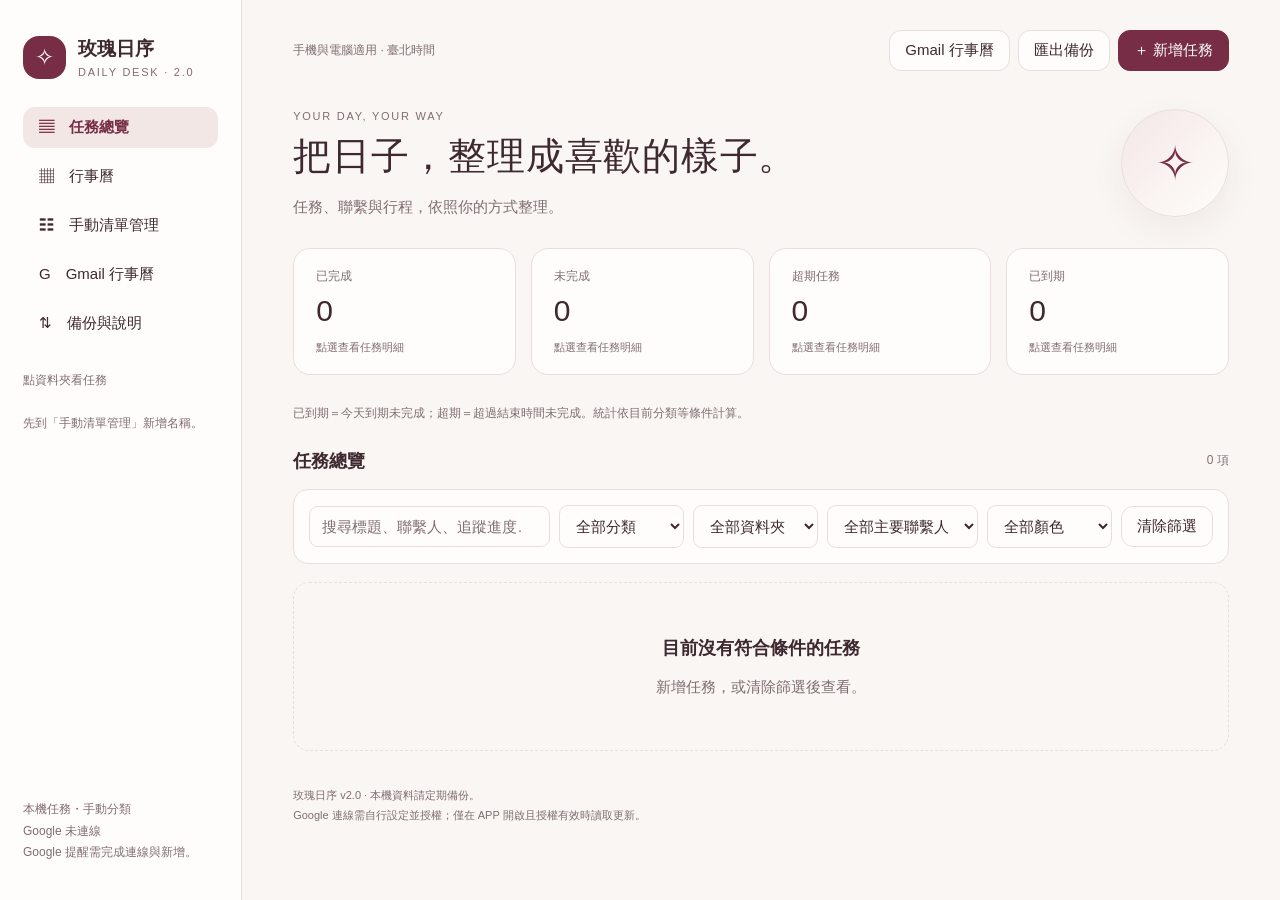
<file: index.html>
<!doctype html><html lang="zh-Hant"><head><meta charset="utf-8"><meta name="viewport" content="width=device-width,initial-scale=1"><meta name="theme-color" content="#762d45"><meta name="referrer" content="strict-origin-when-cross-origin"><title>玫瑰日序 v2</title><style>
:root{--ink:#3e2930;--muted:#806d72;--brand:#762d45;--rose:#ead0d3;--paper:#faf6f3;--line:#e9dedd;--soft:#f3e7e6;--white:#fffdfb;--shadow:0 12px 34px #572c3910;font-family:"Segoe UI","Microsoft JhengHei",sans-serif;color:var(--ink);background:var(--paper);font-size:15px}
*{box-sizing:border-box}body{margin:0}button,input,select,textarea{font:inherit}button,a,input,select,textarea{touch-action:manipulation}button{cursor:pointer}button:disabled{opacity:.45;cursor:default}button:focus-visible,a:focus-visible,input:focus-visible,select:focus-visible,textarea:focus-visible{outline:3px solid #bc8b56;outline-offset:3px}button{border:1px solid var(--line);border-radius:12px;padding:10px 15px;background:var(--white);color:var(--ink)}button:hover{border-color:var(--brand)}.primary{background:var(--brand);color:white;border-color:var(--brand)}.quiet{background:transparent}.danger{color:#a02135}.app{display:grid;grid-template-columns:242px minmax(0,1fr);min-height:100vh}aside{padding:36px 23px;background:var(--white);border-right:1px solid var(--line);display:flex;flex-direction:column;gap:28px;position:sticky;top:0;height:100vh}.logo{display:flex;gap:12px;align-items:center}.mark{background:var(--brand);color:white;border-radius:16px;width:43px;height:43px;display:grid;place-items:center;font-size:23px}.logo strong{font-size:19px;display:block}.eyebrow{font-size:11px;letter-spacing:.16em;color:var(--muted);text-transform:uppercase}.nav{display:grid;gap:8px}.nav button{text-align:left;border-color:transparent;background:transparent}.nav button.active{background:var(--soft);color:var(--brand);font-weight:700}.side-title{font-size:12px;color:var(--muted);margin:0 0 12px}.legend{display:grid;gap:15px;font-size:13px}.dot{width:9px;height:9px;border-radius:50%;display:inline-block;margin-right:8px;background:var(--brand)}.side-foot{margin-top:auto;font-size:12px;line-height:1.8;color:var(--muted)}.main{padding:30px clamp(20px,4vw,62px);max-width:1550px;width:100%;margin:auto}.topbar{display:flex;justify-content:space-between;align-items:center;margin-bottom:35px;gap:16px}.topbar p{font-size:12px;color:var(--muted);margin:0}.actions{display:flex;flex-wrap:wrap;gap:8px}.hero{display:flex;justify-content:space-between;align-items:center;gap:20px;margin-bottom:25px}h1{font-family:Georgia,"Microsoft JhengHei",serif;font-size:clamp(28px,3vw,39px);font-weight:500;margin:8px 0 12px;letter-spacing:.02em}h2{font-size:18px;margin:0}.subtitle{color:var(--muted);line-height:1.7;margin:0}.hero-art{border:1px solid var(--line);border-radius:50%;width:108px;height:108px;display:grid;place-items:center;color:var(--brand);font-size:48px;background:linear-gradient(135deg,var(--soft),var(--white));box-shadow:var(--shadow);flex-shrink:0}.stats{display:grid;grid-template-columns:repeat(4,minmax(0,1fr));gap:15px;margin:28px 0}.stat{padding:19px 22px;background:var(--white);border:1px solid var(--line);border-radius:17px}.stat span{display:block;font-size:12px;color:var(--muted)}.stat strong{display:block;font-size:30px;font-weight:500;margin:9px 0}.stat small{font-size:11px;color:var(--muted)}.toolbar{display:flex;justify-content:space-between;gap:12px;align-items:center;margin:25px 0 16px}.toolbar h2{margin-right:auto}.tabs{display:flex;gap:5px;flex-wrap:wrap}.tabs button{font-size:13px}.tabs button.active{background:var(--brand);color:white}.filters{padding:15px;background:var(--white);border:1px solid var(--line);border-radius:15px;display:flex;gap:9px;flex-wrap:wrap;margin-bottom:18px}.filters input{flex:1;min-width:170px}.filters select{max-width:180px}input,select,textarea{border:1px solid var(--line);border-radius:9px;padding:11px 12px;background:var(--white);color:var(--ink);min-width:0}textarea{resize:vertical;min-height:100px}input::placeholder{color:var(--muted)}.workspace{display:grid;grid-template-columns:minmax(0,1fr) 275px;gap:22px}.panel{background:var(--white);border:1px solid var(--line);border-radius:18px;padding:22px;box-shadow:var(--shadow)}.panel h2{margin-bottom:15px}.record{background:var(--white);border:1px solid var(--line);border-radius:15px;padding:19px;display:flex;gap:14px;margin-bottom:12px;position:relative;border-left:4px solid var(--record-color,var(--rose))}.check{width:28px;height:28px;border-radius:50%;padding:0;flex-shrink:0;color:var(--brand);margin-top:2px}.check.done{background:var(--brand);color:white}.record-body{min-width:0;flex:1}.record h3{font-size:16px;margin:2px 0 10px;overflow-wrap:anywhere;line-height:1.5}.record.done h3{text-decoration:line-through;color:var(--muted)}.meta{display:flex;flex-wrap:wrap;gap:7px;font-size:11px;align-items:center}.badge{padding:4px 8px;background:var(--soft);border-radius:6px;color:var(--brand)}.overdue{color:#ac263c;background:#ffedf0}.record p{font-size:13px;color:var(--muted);line-height:1.7;white-space:pre-wrap;overflow-wrap:anywhere;margin:12px 0}.row-actions{display:flex;gap:6px;margin-top:14px}.row-actions button{font-size:12px;padding:6px 10px}.empty{text-align:center;padding:48px 15px;border:1px dashed var(--line);border-radius:16px;color:var(--muted);line-height:1.9}.empty b{display:block;color:var(--ink);font-size:18px;margin-bottom:8px}.note{font-size:12px;color:var(--muted);line-height:1.8}.progress{height:6px;background:var(--soft);border-radius:8px;overflow:hidden;margin:15px 0}.progress span{display:block;background:var(--brand);height:100%}.mini-list{margin-top:20px}.mini-list p{font-size:12px;border-top:1px solid var(--line);padding-top:12px;line-height:1.8;overflow-wrap:anywhere}.month-head{display:flex;gap:10px;align-items:center;justify-content:space-between;margin-bottom:18px}.calendar{display:grid;grid-template-columns:repeat(7,minmax(0,1fr));gap:5px}.weekday{text-align:center;font-size:12px;color:var(--muted);padding:8px 0}.day{min-height:82px;border-radius:9px;padding:8px 5px;text-align:left;display:flex;flex-direction:column;gap:4px;overflow:hidden}.day.today{border:2px solid var(--brand)}.day.selected{background:var(--soft)}.day small{font-size:10px;white-space:nowrap;overflow:hidden;text-overflow:ellipsis;width:100%;display:block}.day.blank{background:transparent;border:0;min-height:0}.cal-list{margin-top:22px}.backups{display:grid;gap:18px}.backups section{max-width:780px}.backups h3{margin-top:0}.backups p{line-height:1.8;font-size:14px;color:var(--muted)}dialog{border:1px solid var(--line);border-radius:22px;background:var(--paper);color:var(--ink);width:min(620px,calc(100% - 24px));padding:0;max-height:90dvh;box-shadow:0 25px 100px #25101e33}dialog::backdrop{background:#24151e70;backdrop-filter:blur(3px)}.dialog-head{padding:24px 25px 0;display:flex;justify-content:space-between;align-items:center}.dialog-head h2{margin:0}form{padding:22px 25px}.form-grid{display:grid;grid-template-columns:1fr 1fr;gap:15px}label{display:flex;flex-direction:column;gap:8px;font-size:13px}.full{grid-column:1/-1}.form-actions{display:flex;gap:10px;justify-content:flex-end;margin-top:22px}.error{color:#a02135;font-size:13px;line-height:1.6}.notice{background:var(--soft);border:1px solid var(--line);padding:13px 17px;border-radius:12px;margin:15px 0;font-size:13px;line-height:1.7}#toast{position:fixed;bottom:25px;left:50%;transform:translateX(-50%);max-width:90vw;background:var(--ink);color:white;border-radius:12px;padding:13px 22px;z-index:10;box-shadow:var(--shadow)}#toast:empty{display:none}.sr-only{position:absolute;width:1px;height:1px;overflow:hidden;clip:rect(0,0,0,0)}footer{font-size:11px;color:var(--muted);margin-top:35px;line-height:1.8}.community{--ink:#243c4d;--muted:#657784;--brand:#254e72;--rose:#bed0dd;--paper:#f2f5f7;--line:#dde5eb;--soft:#e6edf3;--white:#fff;--shadow:0 12px 34px #29445208}.community .hero-art{border-radius:25px}.community h1{font-family:inherit;font-weight:650}
@media(min-width:1500px){.main{padding-top:40px}}@media(max-width:1100px){.app{grid-template-columns:200px minmax(0,1fr)}aside{padding:28px 16px}.workspace{grid-template-columns:1fr}.rail{display:none}.main{padding:25px}.stat{padding:16px}.filters select{flex:1;max-width:none}.topbar{align-items:flex-start}}@media(max-width:680px){.app{display:block}aside{height:auto;position:relative;padding:18px;border-right:0;border-bottom:1px solid var(--line);gap:15px}.logo strong{font-size:17px}.mark{width:36px;height:36px}.nav{display:flex;gap:4px;overflow-x:auto}.nav button{white-space:nowrap;padding:9px 11px;font-size:13px}.legend-wrap,.side-foot{display:none}.main{padding:20px 15px}.topbar{margin-bottom:25px;flex-wrap:wrap}.topbar .actions{width:100%}.topbar button{flex:1;font-size:12px;padding:9px}.hero-art{width:65px;height:65px;font-size:32px}h1{font-size:28px}.subtitle{font-size:13px}.stats{grid-template-columns:1fr 1fr;gap:10px;margin:20px 0}.stat{padding:14px 16px}.stat strong{font-size:26px;margin:5px 0}.toolbar{flex-wrap:wrap;align-items:flex-start}.toolbar h2{font-size:17px;width:100%}.filters{padding:11px;gap:8px}.filters input{flex-basis:100%;width:100%}.filters select{width:calc(50% - 5px);flex:auto;font-size:12px}.record{padding:15px 12px;gap:10px}.panel{padding:14px}.day{min-height:65px;font-size:12px}.day small{font-size:9px}.form-grid{gap:13px}.form-grid label{grid-column:1/-1}.dialog-head{padding:20px 18px 0}form{padding:18px}.hero{gap:10px}.actions button{padding:9px 10px}.month-head h2{font-size:16px}.month-head button{padding:8px}}
@media(prefers-reduced-motion:reduce){*{scroll-behavior:auto!important}}

[hidden]{display:none!important}.filters select{min-width:110px}

[hidden]{display:none!important}.main{margin:0 auto}.stat{text-align:left}.stat.active{border:2px solid var(--brand);background:var(--soft)}.filters{align-items:center}.filters input{width:190px}.filters select{min-width:125px}.badge.tag{border:0;border-radius:6px;cursor:pointer;font-size:11px;padding:5px 8px}.row-actions{flex-wrap:wrap}.row-actions a{font-size:12px;align-self:center;color:var(--brand)}.tracking{padding:12px 14px;background:var(--paper);border-radius:12px;margin-top:12px}.tracking b{font-size:12px;color:var(--muted)}.tracking p{margin-bottom:0}.dates{font-weight:600}.legend-button{display:flex;text-align:left;align-items:center;font-size:13px;border:0;background:transparent;padding:8px 0;overflow-wrap:anywhere}.legend-button small{margin-left:auto;color:var(--muted)}.community-strip{display:flex;gap:8px;flex-wrap:wrap;margin:0 0 18px}.section-title{margin:25px 0 16px}.weekend{color:#a53549;background:#fff6f4}.holiday{background:#ffedee}.holiday-name{color:#a53549;font-weight:700}.day.selected{outline:2px solid var(--brand)}.list-panel{margin-bottom:16px}.list-panel h3{margin-top:0}.list-add{display:flex;gap:10px;padding:0;margin-bottom:15px}.list-add input{flex:1}.list-names{display:grid;gap:9px}.list-names>div{display:flex;gap:8px;flex-wrap:wrap}.list-names>div>button:first-child{margin-right:auto;overflow-wrap:anywhere}.check-label{display:flex;flex-direction:row;align-items:center;gap:9px;line-height:1.7}.check-label input{width:18px;height:18px;accent-color:var(--brand)}.calendar-list{display:grid;gap:15px;margin-bottom:15px}.calendar-list small{color:var(--muted);margin-left:auto}.calendar-list label{overflow-wrap:anywhere}#google-config,#subscribe{padding:10px 0 20px}#google-config>button{margin-top:18px}#subscribe button{margin-top:15px}#content>.panel{margin-bottom:18px}#filter-summary{line-height:1.8;margin-bottom:10px}.toolbar{scroll-margin-top:20px}dialog{width:min(680px,calc(100% - 20px))}#form .form-actions{position:sticky;bottom:-18px;padding:12px 0;background:var(--paper)}a{color:var(--brand)}.connect-top{font-size:12px;padding:9px}.side-foot{line-height:1.8}.record h3{font-weight:700}.day{min-height:110px}.day small{font-size:11px}
@media(max-width:680px){.day{min-height:90px;padding:6px 3px}.day small{font-size:10px}.calendar{gap:3px}.list-names>div{gap:5px}.list-names button{font-size:12px;padding:8px}.community-strip button{font-size:12px}.record h3{font-size:16px}.stat.active{padding:13px 15px}.filters select{min-width:120px}.row-actions button{padding:9px;font-size:12px}.form-grid label:not(.check-label){font-size:14px}input,textarea,select{font-size:16px}.hero-art{display:none}.topbar{gap:10px}.topbar p{width:100%}}

</style><script src="https://accounts.google.com/gsi/client" async defer></script></head><body><div class="app"><aside><div class="logo"><div class="mark">✧</div><div><strong>玫瑰日序</strong><span class="eyebrow">DAILY DESK · 2.0</span></div></div><nav class="nav" id="nav" aria-label="主要功能"></nav><div class="legend-wrap"><p class="side-title" id="legend-title"></p><div class="legend" id="legend"></div></div><div class="side-foot">本機任務・手動分類<br><span id="google-indicator"></span><br>Google 提醒需完成連線與新增。</div></aside><main class="main"><header class="topbar"><p>手機與電腦適用 · 臺北時間</p><div class="actions"><button data-view="google">Gmail 行事曆</button><button data-act="backup">匯出備份</button><button data-act="add" class="primary">＋ 新增任務</button></div></header><div class="hero"><div><span class="eyebrow">YOUR DAY, YOUR WAY</span><h1>把日子，整理成喜歡的樣子。</h1><p class="subtitle">任務、聯繫與行程，依照你的方式整理。</p></div><div class="hero-art" aria-hidden="true">✧</div></div><div id="storage-warning" class="notice" role="alert" hidden></div><section id="stats" class="stats" aria-label="點選狀態查看明細"></section><p class="note">已到期＝今天到期未完成；超期＝超過結束時間未完成。統計依目前分類等條件計算。</p><div class="toolbar"><h2 id="view-title"></h2><span class="note" id="count" aria-live="polite"></span></div><p class="note" id="filter-summary"></p><section class="filters" id="filters" aria-label="搜尋與篩選"></section><div id="content"></div><footer>玫瑰日序 v2.0 · 本機資料請定期備份。<br>Google 連線需自行設定並授權；僅在 APP 開啟且授權有效時讀取更新。</footer></main></div><dialog id="editor" aria-labelledby="dialog-title"><div class="dialog-head"><h2 id="dialog-title">新增任務</h2><button data-act="close" aria-label="關閉編輯">✕</button></div><form id="form"></form></dialog><input type="file" id="import-file" accept=".json,application/json" hidden><div id="toast" role="status" aria-live="polite"></div><script>const APP={"id":"personal-b","folder":"B-personal","name":"玫瑰日序","community":false,"hero":"把日子，整理成喜歡的樣子。"};
const HOLIDAYS={"2026-01-01":{"off":true,"name":"開國紀念日"},"2026-01-02":{"off":false,"name":""},"2026-01-03":{"off":true,"name":""},"2026-01-04":{"off":true,"name":""},"2026-01-05":{"off":false,"name":""},"2026-01-06":{"off":false,"name":""},"2026-01-07":{"off":false,"name":""},"2026-01-08":{"off":false,"name":""},"2026-01-09":{"off":false,"name":""},"2026-01-10":{"off":true,"name":""},"2026-01-11":{"off":true,"name":""},"2026-01-12":{"off":false,"name":""},"2026-01-13":{"off":false,"name":""},"2026-01-14":{"off":false,"name":""},"2026-01-15":{"off":false,"name":""},"2026-01-16":{"off":false,"name":""},"2026-01-17":{"off":true,"name":""},"2026-01-18":{"off":true,"name":""},"2026-01-19":{"off":false,"name":""},"2026-01-20":{"off":false,"name":""},"2026-01-21":{"off":false,"name":""},"2026-01-22":{"off":false,"name":""},"2026-01-23":{"off":false,"name":""},"2026-01-24":{"off":true,"name":""},"2026-01-25":{"off":true,"name":""},"2026-01-26":{"off":false,"name":""},"2026-01-27":{"off":false,"name":""},"2026-01-28":{"off":false,"name":""},"2026-01-29":{"off":false,"name":""},"2026-01-30":{"off":false,"name":""},"2026-01-31":{"off":true,"name":""},"2026-02-01":{"off":true,"name":""},"2026-02-02":{"off":false,"name":""},"2026-02-03":{"off":false,"name":""},"2026-02-04":{"off":false,"name":""},"2026-02-05":{"off":false,"name":""},"2026-02-06":{"off":false,"name":""},"2026-02-07":{"off":true,"name":""},"2026-02-08":{"off":true,"name":""},"2026-02-09":{"off":false,"name":""},"2026-02-10":{"off":false,"name":""},"2026-02-11":{"off":false,"name":""},"2026-02-12":{"off":false,"name":""},"2026-02-13":{"off":false,"name":""},"2026-02-14":{"off":true,"name":""},"2026-02-15":{"off":true,"name":"小年夜"},"2026-02-16":{"off":true,"name":"農曆除夕"},"2026-02-17":{"off":true,"name":"春節"},"2026-02-18":{"off":true,"name":"春節"},"2026-02-19":{"off":true,"name":"春節"},"2026-02-20":{"off":true,"name":"補假"},"2026-02-21":{"off":true,"name":""},"2026-02-22":{"off":true,"name":""},"2026-02-23":{"off":false,"name":""},"2026-02-24":{"off":false,"name":""},"2026-02-25":{"off":false,"name":""},"2026-02-26":{"off":false,"name":""},"2026-02-27":{"off":true,"name":"補假"},"2026-02-28":{"off":true,"name":"和平紀念日"},"2026-03-01":{"off":true,"name":""},"2026-03-02":{"off":false,"name":""},"2026-03-03":{"off":false,"name":""},"2026-03-04":{"off":false,"name":""},"2026-03-05":{"off":false,"name":""},"2026-03-06":{"off":false,"name":""},"2026-03-07":{"off":true,"name":""},"2026-03-08":{"off":true,"name":""},"2026-03-09":{"off":false,"name":""},"2026-03-10":{"off":false,"name":""},"2026-03-11":{"off":false,"name":""},"2026-03-12":{"off":false,"name":""},"2026-03-13":{"off":false,"name":""},"2026-03-14":{"off":true,"name":""},"2026-03-15":{"off":true,"name":""},"2026-03-16":{"off":false,"name":""},"2026-03-17":{"off":false,"name":""},"2026-03-18":{"off":false,"name":""},"2026-03-19":{"off":false,"name":""},"2026-03-20":{"off":false,"name":""},"2026-03-21":{"off":true,"name":""},"2026-03-22":{"off":true,"name":""},"2026-03-23":{"off":false,"name":""},"2026-03-24":{"off":false,"name":""},"2026-03-25":{"off":false,"name":""},"2026-03-26":{"off":false,"name":""},"2026-03-27":{"off":false,"name":""},"2026-03-28":{"off":true,"name":""},"2026-03-29":{"off":true,"name":""},"2026-03-30":{"off":false,"name":""},"2026-03-31":{"off":false,"name":""},"2026-04-01":{"off":false,"name":""},"2026-04-02":{"off":false,"name":""},"2026-04-03":{"off":true,"name":"補假"},"2026-04-04":{"off":true,"name":"兒童節"},"2026-04-05":{"off":true,"name":"清明節"},"2026-04-06":{"off":true,"name":"補假"},"2026-04-07":{"off":false,"name":""},"2026-04-08":{"off":false,"name":""},"2026-04-09":{"off":false,"name":""},"2026-04-10":{"off":false,"name":""},"2026-04-11":{"off":true,"name":""},"2026-04-12":{"off":true,"name":""},"2026-04-13":{"off":false,"name":""},"2026-04-14":{"off":false,"name":""},"2026-04-15":{"off":false,"name":""},"2026-04-16":{"off":false,"name":""},"2026-04-17":{"off":false,"name":""},"2026-04-18":{"off":true,"name":""},"2026-04-19":{"off":true,"name":""},"2026-04-20":{"off":false,"name":""},"2026-04-21":{"off":false,"name":""},"2026-04-22":{"off":false,"name":""},"2026-04-23":{"off":false,"name":""},"2026-04-24":{"off":false,"name":""},"2026-04-25":{"off":true,"name":""},"2026-04-26":{"off":true,"name":""},"2026-04-27":{"off":false,"name":""},"2026-04-28":{"off":false,"name":""},"2026-04-29":{"off":false,"name":""},"2026-04-30":{"off":false,"name":""},"2026-05-01":{"off":true,"name":"勞動節"},"2026-05-02":{"off":true,"name":""},"2026-05-03":{"off":true,"name":""},"2026-05-04":{"off":false,"name":""},"2026-05-05":{"off":false,"name":""},"2026-05-06":{"off":false,"name":""},"2026-05-07":{"off":false,"name":""},"2026-05-08":{"off":false,"name":""},"2026-05-09":{"off":true,"name":""},"2026-05-10":{"off":true,"name":""},"2026-05-11":{"off":false,"name":""},"2026-05-12":{"off":false,"name":""},"2026-05-13":{"off":false,"name":""},"2026-05-14":{"off":false,"name":""},"2026-05-15":{"off":false,"name":""},"2026-05-16":{"off":true,"name":""},"2026-05-17":{"off":true,"name":""},"2026-05-18":{"off":false,"name":""},"2026-05-19":{"off":false,"name":""},"2026-05-20":{"off":false,"name":""},"2026-05-21":{"off":false,"name":""},"2026-05-22":{"off":false,"name":""},"2026-05-23":{"off":true,"name":""},"2026-05-24":{"off":true,"name":""},"2026-05-25":{"off":false,"name":""},"2026-05-26":{"off":false,"name":""},"2026-05-27":{"off":false,"name":""},"2026-05-28":{"off":false,"name":""},"2026-05-29":{"off":false,"name":""},"2026-05-30":{"off":true,"name":""},"2026-05-31":{"off":true,"name":""},"2026-06-01":{"off":false,"name":""},"2026-06-02":{"off":false,"name":""},"2026-06-03":{"off":false,"name":""},"2026-06-04":{"off":false,"name":""},"2026-06-05":{"off":false,"name":""},"2026-06-06":{"off":true,"name":""},"2026-06-07":{"off":true,"name":""},"2026-06-08":{"off":false,"name":""},"2026-06-09":{"off":false,"name":""},"2026-06-10":{"off":false,"name":""},"2026-06-11":{"off":false,"name":""},"2026-06-12":{"off":false,"name":""},"2026-06-13":{"off":true,"name":""},"2026-06-14":{"off":true,"name":""},"2026-06-15":{"off":false,"name":""},"2026-06-16":{"off":false,"name":""},"2026-06-17":{"off":false,"name":""},"2026-06-18":{"off":false,"name":""},"2026-06-19":{"off":true,"name":"端午節"},"2026-06-20":{"off":true,"name":""},"2026-06-21":{"off":true,"name":""},"2026-06-22":{"off":false,"name":""},"2026-06-23":{"off":false,"name":""},"2026-06-24":{"off":false,"name":""},"2026-06-25":{"off":false,"name":""},"2026-06-26":{"off":false,"name":""},"2026-06-27":{"off":true,"name":""},"2026-06-28":{"off":true,"name":""},"2026-06-29":{"off":false,"name":""},"2026-06-30":{"off":false,"name":""},"2026-07-01":{"off":false,"name":""},"2026-07-02":{"off":false,"name":""},"2026-07-03":{"off":false,"name":""},"2026-07-04":{"off":true,"name":""},"2026-07-05":{"off":true,"name":""},"2026-07-06":{"off":false,"name":""},"2026-07-07":{"off":false,"name":""},"2026-07-08":{"off":false,"name":""},"2026-07-09":{"off":false,"name":""},"2026-07-10":{"off":false,"name":""},"2026-07-11":{"off":true,"name":""},"2026-07-12":{"off":true,"name":""},"2026-07-13":{"off":false,"name":""},"2026-07-14":{"off":false,"name":""},"2026-07-15":{"off":false,"name":""},"2026-07-16":{"off":false,"name":""},"2026-07-17":{"off":false,"name":""},"2026-07-18":{"off":true,"name":""},"2026-07-19":{"off":true,"name":""},"2026-07-20":{"off":false,"name":""},"2026-07-21":{"off":false,"name":""},"2026-07-22":{"off":false,"name":""},"2026-07-23":{"off":false,"name":""},"2026-07-24":{"off":false,"name":""},"2026-07-25":{"off":true,"name":""},"2026-07-26":{"off":true,"name":""},"2026-07-27":{"off":false,"name":""},"2026-07-28":{"off":false,"name":""},"2026-07-29":{"off":false,"name":""},"2026-07-30":{"off":false,"name":""},"2026-07-31":{"off":false,"name":""},"2026-08-01":{"off":true,"name":""},"2026-08-02":{"off":true,"name":""},"2026-08-03":{"off":false,"name":""},"2026-08-04":{"off":false,"name":""},"2026-08-05":{"off":false,"name":""},"2026-08-06":{"off":false,"name":""},"2026-08-07":{"off":false,"name":""},"2026-08-08":{"off":true,"name":""},"2026-08-09":{"off":true,"name":""},"2026-08-10":{"off":false,"name":""},"2026-08-11":{"off":false,"name":""},"2026-08-12":{"off":false,"name":""},"2026-08-13":{"off":false,"name":""},"2026-08-14":{"off":false,"name":""},"2026-08-15":{"off":true,"name":""},"2026-08-16":{"off":true,"name":""},"2026-08-17":{"off":false,"name":""},"2026-08-18":{"off":false,"name":""},"2026-08-19":{"off":false,"name":""},"2026-08-20":{"off":false,"name":""},"2026-08-21":{"off":false,"name":""},"2026-08-22":{"off":true,"name":""},"2026-08-23":{"off":true,"name":""},"2026-08-24":{"off":false,"name":""},"2026-08-25":{"off":false,"name":""},"2026-08-26":{"off":false,"name":""},"2026-08-27":{"off":false,"name":""},"2026-08-28":{"off":false,"name":""},"2026-08-29":{"off":true,"name":""},"2026-08-30":{"off":true,"name":""},"2026-08-31":{"off":false,"name":""},"2026-09-01":{"off":false,"name":""},"2026-09-02":{"off":false,"name":""},"2026-09-03":{"off":false,"name":""},"2026-09-04":{"off":false,"name":""},"2026-09-05":{"off":true,"name":""},"2026-09-06":{"off":true,"name":""},"2026-09-07":{"off":false,"name":""},"2026-09-08":{"off":false,"name":""},"2026-09-09":{"off":false,"name":""},"2026-09-10":{"off":false,"name":""},"2026-09-11":{"off":false,"name":""},"2026-09-12":{"off":true,"name":""},"2026-09-13":{"off":true,"name":""},"2026-09-14":{"off":false,"name":""},"2026-09-15":{"off":false,"name":""},"2026-09-16":{"off":false,"name":""},"2026-09-17":{"off":false,"name":""},"2026-09-18":{"off":false,"name":""},"2026-09-19":{"off":true,"name":""},"2026-09-20":{"off":true,"name":""},"2026-09-21":{"off":false,"name":""},"2026-09-22":{"off":false,"name":""},"2026-09-23":{"off":false,"name":""},"2026-09-24":{"off":false,"name":""},"2026-09-25":{"off":true,"name":"中秋節"},"2026-09-26":{"off":true,"name":""},"2026-09-27":{"off":true,"name":""},"2026-09-28":{"off":true,"name":"孔子誕辰紀念日/教師節"},"2026-09-29":{"off":false,"name":""},"2026-09-30":{"off":false,"name":""},"2026-10-01":{"off":false,"name":""},"2026-10-02":{"off":false,"name":""},"2026-10-03":{"off":true,"name":""},"2026-10-04":{"off":true,"name":""},"2026-10-05":{"off":false,"name":""},"2026-10-06":{"off":false,"name":""},"2026-10-07":{"off":false,"name":""},"2026-10-08":{"off":false,"name":""},"2026-10-09":{"off":true,"name":"補假"},"2026-10-10":{"off":true,"name":"國慶日"},"2026-10-11":{"off":true,"name":""},"2026-10-12":{"off":false,"name":""},"2026-10-13":{"off":false,"name":""},"2026-10-14":{"off":false,"name":""},"2026-10-15":{"off":false,"name":""},"2026-10-16":{"off":false,"name":""},"2026-10-17":{"off":true,"name":""},"2026-10-18":{"off":true,"name":""},"2026-10-19":{"off":false,"name":""},"2026-10-20":{"off":false,"name":""},"2026-10-21":{"off":false,"name":""},"2026-10-22":{"off":false,"name":""},"2026-10-23":{"off":false,"name":""},"2026-10-24":{"off":true,"name":""},"2026-10-25":{"off":true,"name":"臺灣光復暨金門古寧頭大捷紀念日"},"2026-10-26":{"off":true,"name":"補假"},"2026-10-27":{"off":false,"name":""},"2026-10-28":{"off":false,"name":""},"2026-10-29":{"off":false,"name":""},"2026-10-30":{"off":false,"name":""},"2026-10-31":{"off":true,"name":""},"2026-11-01":{"off":true,"name":""},"2026-11-02":{"off":false,"name":""},"2026-11-03":{"off":false,"name":""},"2026-11-04":{"off":false,"name":""},"2026-11-05":{"off":false,"name":""},"2026-11-06":{"off":false,"name":""},"2026-11-07":{"off":true,"name":""},"2026-11-08":{"off":true,"name":""},"2026-11-09":{"off":false,"name":""},"2026-11-10":{"off":false,"name":""},"2026-11-11":{"off":false,"name":""},"2026-11-12":{"off":false,"name":""},"2026-11-13":{"off":false,"name":""},"2026-11-14":{"off":true,"name":""},"2026-11-15":{"off":true,"name":""},"2026-11-16":{"off":false,"name":""},"2026-11-17":{"off":false,"name":""},"2026-11-18":{"off":false,"name":""},"2026-11-19":{"off":false,"name":""},"2026-11-20":{"off":false,"name":""},"2026-11-21":{"off":true,"name":""},"2026-11-22":{"off":true,"name":""},"2026-11-23":{"off":false,"name":""},"2026-11-24":{"off":false,"name":""},"2026-11-25":{"off":false,"name":""},"2026-11-26":{"off":false,"name":""},"2026-11-27":{"off":false,"name":""},"2026-11-28":{"off":true,"name":""},"2026-11-29":{"off":true,"name":""},"2026-11-30":{"off":false,"name":""},"2026-12-01":{"off":false,"name":""},"2026-12-02":{"off":false,"name":""},"2026-12-03":{"off":false,"name":""},"2026-12-04":{"off":false,"name":""},"2026-12-05":{"off":true,"name":""},"2026-12-06":{"off":true,"name":""},"2026-12-07":{"off":false,"name":""},"2026-12-08":{"off":false,"name":""},"2026-12-09":{"off":false,"name":""},"2026-12-10":{"off":false,"name":""},"2026-12-11":{"off":false,"name":""},"2026-12-12":{"off":true,"name":""},"2026-12-13":{"off":true,"name":""},"2026-12-14":{"off":false,"name":""},"2026-12-15":{"off":false,"name":""},"2026-12-16":{"off":false,"name":""},"2026-12-17":{"off":false,"name":""},"2026-12-18":{"off":false,"name":""},"2026-12-19":{"off":true,"name":""},"2026-12-20":{"off":true,"name":""},"2026-12-21":{"off":false,"name":""},"2026-12-22":{"off":false,"name":""},"2026-12-23":{"off":false,"name":""},"2026-12-24":{"off":false,"name":""},"2026-12-25":{"off":true,"name":"行憲紀念日"},"2026-12-26":{"off":true,"name":""},"2026-12-27":{"off":true,"name":""},"2026-12-28":{"off":false,"name":""},"2026-12-29":{"off":false,"name":""},"2026-12-30":{"off":false,"name":""},"2026-12-31":{"off":false,"name":""},"2027-01-01":{"off":true,"name":"開國紀念日"},"2027-01-02":{"off":true,"name":""},"2027-01-03":{"off":true,"name":""},"2027-01-04":{"off":false,"name":""},"2027-01-05":{"off":false,"name":""},"2027-01-06":{"off":false,"name":""},"2027-01-07":{"off":false,"name":""},"2027-01-08":{"off":false,"name":""},"2027-01-09":{"off":true,"name":""},"2027-01-10":{"off":true,"name":""},"2027-01-11":{"off":false,"name":""},"2027-01-12":{"off":false,"name":""},"2027-01-13":{"off":false,"name":""},"2027-01-14":{"off":false,"name":""},"2027-01-15":{"off":false,"name":""},"2027-01-16":{"off":true,"name":""},"2027-01-17":{"off":true,"name":""},"2027-01-18":{"off":false,"name":""},"2027-01-19":{"off":false,"name":""},"2027-01-20":{"off":false,"name":""},"2027-01-21":{"off":false,"name":""},"2027-01-22":{"off":false,"name":""},"2027-01-23":{"off":true,"name":""},"2027-01-24":{"off":true,"name":""},"2027-01-25":{"off":false,"name":""},"2027-01-26":{"off":false,"name":""},"2027-01-27":{"off":false,"name":""},"2027-01-28":{"off":false,"name":""},"2027-01-29":{"off":false,"name":""},"2027-01-30":{"off":true,"name":""},"2027-01-31":{"off":true,"name":""},"2027-02-01":{"off":false,"name":""},"2027-02-02":{"off":false,"name":""},"2027-02-03":{"off":false,"name":""},"2027-02-04":{"off":true,"name":"小年夜"},"2027-02-05":{"off":true,"name":"農曆除夕"},"2027-02-06":{"off":true,"name":"春節"},"2027-02-07":{"off":true,"name":"春節"},"2027-02-08":{"off":true,"name":"春節"},"2027-02-09":{"off":true,"name":"補假"},"2027-02-10":{"off":true,"name":"補假"},"2027-02-11":{"off":false,"name":""},"2027-02-12":{"off":false,"name":""},"2027-02-13":{"off":true,"name":""},"2027-02-14":{"off":true,"name":""},"2027-02-15":{"off":false,"name":""},"2027-02-16":{"off":false,"name":""},"2027-02-17":{"off":false,"name":""},"2027-02-18":{"off":false,"name":""},"2027-02-19":{"off":false,"name":""},"2027-02-20":{"off":true,"name":""},"2027-02-21":{"off":true,"name":""},"2027-02-22":{"off":false,"name":""},"2027-02-23":{"off":false,"name":""},"2027-02-24":{"off":false,"name":""},"2027-02-25":{"off":false,"name":""},"2027-02-26":{"off":false,"name":""},"2027-02-27":{"off":true,"name":""},"2027-02-28":{"off":true,"name":"和平紀念日"},"2027-03-01":{"off":true,"name":"補假"},"2027-03-02":{"off":false,"name":""},"2027-03-03":{"off":false,"name":""},"2027-03-04":{"off":false,"name":""},"2027-03-05":{"off":false,"name":""},"2027-03-06":{"off":true,"name":""},"2027-03-07":{"off":true,"name":""},"2027-03-08":{"off":false,"name":""},"2027-03-09":{"off":false,"name":""},"2027-03-10":{"off":false,"name":""},"2027-03-11":{"off":false,"name":""},"2027-03-12":{"off":false,"name":""},"2027-03-13":{"off":true,"name":""},"2027-03-14":{"off":true,"name":""},"2027-03-15":{"off":false,"name":""},"2027-03-16":{"off":false,"name":""},"2027-03-17":{"off":false,"name":""},"2027-03-18":{"off":false,"name":""},"2027-03-19":{"off":false,"name":""},"2027-03-20":{"off":true,"name":""},"2027-03-21":{"off":true,"name":""},"2027-03-22":{"off":false,"name":""},"2027-03-23":{"off":false,"name":""},"2027-03-24":{"off":false,"name":""},"2027-03-25":{"off":false,"name":""},"2027-03-26":{"off":false,"name":""},"2027-03-27":{"off":true,"name":""},"2027-03-28":{"off":true,"name":""},"2027-03-29":{"off":false,"name":""},"2027-03-30":{"off":false,"name":""},"2027-03-31":{"off":false,"name":""},"2027-04-01":{"off":false,"name":""},"2027-04-02":{"off":false,"name":""},"2027-04-03":{"off":true,"name":""},"2027-04-04":{"off":true,"name":"兒童節"},"2027-04-05":{"off":true,"name":"清明節"},"2027-04-06":{"off":true,"name":"補假"},"2027-04-07":{"off":false,"name":""},"2027-04-08":{"off":false,"name":""},"2027-04-09":{"off":false,"name":""},"2027-04-10":{"off":true,"name":""},"2027-04-11":{"off":true,"name":""},"2027-04-12":{"off":false,"name":""},"2027-04-13":{"off":false,"name":""},"2027-04-14":{"off":false,"name":""},"2027-04-15":{"off":false,"name":""},"2027-04-16":{"off":false,"name":""},"2027-04-17":{"off":true,"name":""},"2027-04-18":{"off":true,"name":""},"2027-04-19":{"off":false,"name":""},"2027-04-20":{"off":false,"name":""},"2027-04-21":{"off":false,"name":""},"2027-04-22":{"off":false,"name":""},"2027-04-23":{"off":false,"name":""},"2027-04-24":{"off":true,"name":""},"2027-04-25":{"off":true,"name":""},"2027-04-26":{"off":false,"name":""},"2027-04-27":{"off":false,"name":""},"2027-04-28":{"off":false,"name":""},"2027-04-29":{"off":false,"name":""},"2027-04-30":{"off":true,"name":"補假"},"2027-05-01":{"off":true,"name":"勞動節"},"2027-05-02":{"off":true,"name":""},"2027-05-03":{"off":false,"name":""},"2027-05-04":{"off":false,"name":""},"2027-05-05":{"off":false,"name":""},"2027-05-06":{"off":false,"name":""},"2027-05-07":{"off":false,"name":""},"2027-05-08":{"off":true,"name":""},"2027-05-09":{"off":true,"name":""},"2027-05-10":{"off":false,"name":""},"2027-05-11":{"off":false,"name":""},"2027-05-12":{"off":false,"name":""},"2027-05-13":{"off":false,"name":""},"2027-05-14":{"off":false,"name":""},"2027-05-15":{"off":true,"name":""},"2027-05-16":{"off":true,"name":""},"2027-05-17":{"off":false,"name":""},"2027-05-18":{"off":false,"name":""},"2027-05-19":{"off":false,"name":""},"2027-05-20":{"off":false,"name":""},"2027-05-21":{"off":false,"name":""},"2027-05-22":{"off":true,"name":""},"2027-05-23":{"off":true,"name":""},"2027-05-24":{"off":false,"name":""},"2027-05-25":{"off":false,"name":""},"2027-05-26":{"off":false,"name":""},"2027-05-27":{"off":false,"name":""},"2027-05-28":{"off":false,"name":""},"2027-05-29":{"off":true,"name":""},"2027-05-30":{"off":true,"name":""},"2027-05-31":{"off":false,"name":""},"2027-06-01":{"off":false,"name":""},"2027-06-02":{"off":false,"name":""},"2027-06-03":{"off":false,"name":""},"2027-06-04":{"off":false,"name":""},"2027-06-05":{"off":true,"name":""},"2027-06-06":{"off":true,"name":""},"2027-06-07":{"off":false,"name":""},"2027-06-08":{"off":false,"name":""},"2027-06-09":{"off":true,"name":"端午節"},"2027-06-10":{"off":false,"name":""},"2027-06-11":{"off":false,"name":""},"2027-06-12":{"off":true,"name":""},"2027-06-13":{"off":true,"name":""},"2027-06-14":{"off":false,"name":""},"2027-06-15":{"off":false,"name":""},"2027-06-16":{"off":false,"name":""},"2027-06-17":{"off":false,"name":""},"2027-06-18":{"off":false,"name":""},"2027-06-19":{"off":true,"name":""},"2027-06-20":{"off":true,"name":""},"2027-06-21":{"off":false,"name":""},"2027-06-22":{"off":false,"name":""},"2027-06-23":{"off":false,"name":""},"2027-06-24":{"off":false,"name":""},"2027-06-25":{"off":false,"name":""},"2027-06-26":{"off":true,"name":""},"2027-06-27":{"off":true,"name":""},"2027-06-28":{"off":false,"name":""},"2027-06-29":{"off":false,"name":""},"2027-06-30":{"off":false,"name":""},"2027-07-01":{"off":false,"name":""},"2027-07-02":{"off":false,"name":""},"2027-07-03":{"off":true,"name":""},"2027-07-04":{"off":true,"name":""},"2027-07-05":{"off":false,"name":""},"2027-07-06":{"off":false,"name":""},"2027-07-07":{"off":false,"name":""},"2027-07-08":{"off":false,"name":""},"2027-07-09":{"off":false,"name":""},"2027-07-10":{"off":true,"name":""},"2027-07-11":{"off":true,"name":""},"2027-07-12":{"off":false,"name":""},"2027-07-13":{"off":false,"name":""},"2027-07-14":{"off":false,"name":""},"2027-07-15":{"off":false,"name":""},"2027-07-16":{"off":false,"name":""},"2027-07-17":{"off":true,"name":""},"2027-07-18":{"off":true,"name":""},"2027-07-19":{"off":false,"name":""},"2027-07-20":{"off":false,"name":""},"2027-07-21":{"off":false,"name":""},"2027-07-22":{"off":false,"name":""},"2027-07-23":{"off":false,"name":""},"2027-07-24":{"off":true,"name":""},"2027-07-25":{"off":true,"name":""},"2027-07-26":{"off":false,"name":""},"2027-07-27":{"off":false,"name":""},"2027-07-28":{"off":false,"name":""},"2027-07-29":{"off":false,"name":""},"2027-07-30":{"off":false,"name":""},"2027-07-31":{"off":true,"name":""},"2027-08-01":{"off":true,"name":""},"2027-08-02":{"off":false,"name":""},"2027-08-03":{"off":false,"name":""},"2027-08-04":{"off":false,"name":""},"2027-08-05":{"off":false,"name":""},"2027-08-06":{"off":false,"name":""},"2027-08-07":{"off":true,"name":""},"2027-08-08":{"off":true,"name":""},"2027-08-09":{"off":false,"name":""},"2027-08-10":{"off":false,"name":""},"2027-08-11":{"off":false,"name":""},"2027-08-12":{"off":false,"name":""},"2027-08-13":{"off":false,"name":""},"2027-08-14":{"off":true,"name":""},"2027-08-15":{"off":true,"name":""},"2027-08-16":{"off":false,"name":""},"2027-08-17":{"off":false,"name":""},"2027-08-18":{"off":false,"name":""},"2027-08-19":{"off":false,"name":""},"2027-08-20":{"off":false,"name":""},"2027-08-21":{"off":true,"name":""},"2027-08-22":{"off":true,"name":""},"2027-08-23":{"off":false,"name":""},"2027-08-24":{"off":false,"name":""},"2027-08-25":{"off":false,"name":""},"2027-08-26":{"off":false,"name":""},"2027-08-27":{"off":false,"name":""},"2027-08-28":{"off":true,"name":""},"2027-08-29":{"off":true,"name":""},"2027-08-30":{"off":false,"name":""},"2027-08-31":{"off":false,"name":""},"2027-09-01":{"off":false,"name":""},"2027-09-02":{"off":false,"name":""},"2027-09-03":{"off":false,"name":""},"2027-09-04":{"off":true,"name":""},"2027-09-05":{"off":true,"name":""},"2027-09-06":{"off":false,"name":""},"2027-09-07":{"off":false,"name":""},"2027-09-08":{"off":false,"name":""},"2027-09-09":{"off":false,"name":""},"2027-09-10":{"off":false,"name":""},"2027-09-11":{"off":true,"name":""},"2027-09-12":{"off":true,"name":""},"2027-09-13":{"off":false,"name":""},"2027-09-14":{"off":false,"name":""},"2027-09-15":{"off":true,"name":"中秋節"},"2027-09-16":{"off":false,"name":""},"2027-09-17":{"off":false,"name":""},"2027-09-18":{"off":true,"name":""},"2027-09-19":{"off":true,"name":""},"2027-09-20":{"off":false,"name":""},"2027-09-21":{"off":false,"name":""},"2027-09-22":{"off":false,"name":""},"2027-09-23":{"off":false,"name":""},"2027-09-24":{"off":false,"name":""},"2027-09-25":{"off":true,"name":""},"2027-09-26":{"off":true,"name":""},"2027-09-27":{"off":false,"name":""},"2027-09-28":{"off":true,"name":"孔子誕辰紀念日/教師節"},"2027-09-29":{"off":false,"name":""},"2027-09-30":{"off":false,"name":""},"2027-10-01":{"off":false,"name":""},"2027-10-02":{"off":true,"name":""},"2027-10-03":{"off":true,"name":""},"2027-10-04":{"off":false,"name":""},"2027-10-05":{"off":false,"name":""},"2027-10-06":{"off":false,"name":""},"2027-10-07":{"off":false,"name":""},"2027-10-08":{"off":false,"name":""},"2027-10-09":{"off":true,"name":""},"2027-10-10":{"off":true,"name":"國慶日"},"2027-10-11":{"off":true,"name":"補假"},"2027-10-12":{"off":false,"name":""},"2027-10-13":{"off":false,"name":""},"2027-10-14":{"off":false,"name":""},"2027-10-15":{"off":false,"name":""},"2027-10-16":{"off":true,"name":""},"2027-10-17":{"off":true,"name":""},"2027-10-18":{"off":false,"name":""},"2027-10-19":{"off":false,"name":""},"2027-10-20":{"off":false,"name":""},"2027-10-21":{"off":false,"name":""},"2027-10-22":{"off":false,"name":""},"2027-10-23":{"off":true,"name":""},"2027-10-24":{"off":true,"name":""},"2027-10-25":{"off":true,"name":"臺灣光復暨金門古寧頭大捷紀念日"},"2027-10-26":{"off":false,"name":""},"2027-10-27":{"off":false,"name":""},"2027-10-28":{"off":false,"name":""},"2027-10-29":{"off":false,"name":""},"2027-10-30":{"off":true,"name":""},"2027-10-31":{"off":true,"name":""},"2027-11-01":{"off":false,"name":""},"2027-11-02":{"off":false,"name":""},"2027-11-03":{"off":false,"name":""},"2027-11-04":{"off":false,"name":""},"2027-11-05":{"off":false,"name":""},"2027-11-06":{"off":true,"name":""},"2027-11-07":{"off":true,"name":""},"2027-11-08":{"off":false,"name":""},"2027-11-09":{"off":false,"name":""},"2027-11-10":{"off":false,"name":""},"2027-11-11":{"off":false,"name":""},"2027-11-12":{"off":false,"name":""},"2027-11-13":{"off":true,"name":""},"2027-11-14":{"off":true,"name":""},"2027-11-15":{"off":false,"name":""},"2027-11-16":{"off":false,"name":""},"2027-11-17":{"off":false,"name":""},"2027-11-18":{"off":false,"name":""},"2027-11-19":{"off":false,"name":""},"2027-11-20":{"off":true,"name":""},"2027-11-21":{"off":true,"name":""},"2027-11-22":{"off":false,"name":""},"2027-11-23":{"off":false,"name":""},"2027-11-24":{"off":false,"name":""},"2027-11-25":{"off":false,"name":""},"2027-11-26":{"off":false,"name":""},"2027-11-27":{"off":true,"name":""},"2027-11-28":{"off":true,"name":""},"2027-11-29":{"off":false,"name":""},"2027-11-30":{"off":false,"name":""},"2027-12-01":{"off":false,"name":""},"2027-12-02":{"off":false,"name":""},"2027-12-03":{"off":false,"name":""},"2027-12-04":{"off":true,"name":""},"2027-12-05":{"off":true,"name":""},"2027-12-06":{"off":false,"name":""},"2027-12-07":{"off":false,"name":""},"2027-12-08":{"off":false,"name":""},"2027-12-09":{"off":false,"name":""},"2027-12-10":{"off":false,"name":""},"2027-12-11":{"off":true,"name":""},"2027-12-12":{"off":true,"name":""},"2027-12-13":{"off":false,"name":""},"2027-12-14":{"off":false,"name":""},"2027-12-15":{"off":false,"name":""},"2027-12-16":{"off":false,"name":""},"2027-12-17":{"off":false,"name":""},"2027-12-18":{"off":true,"name":""},"2027-12-19":{"off":true,"name":""},"2027-12-20":{"off":false,"name":""},"2027-12-21":{"off":false,"name":""},"2027-12-22":{"off":false,"name":""},"2027-12-23":{"off":false,"name":""},"2027-12-24":{"off":true,"name":"補假"},"2027-12-25":{"off":true,"name":"行憲紀念日"},"2027-12-26":{"off":true,"name":""},"2027-12-27":{"off":false,"name":""},"2027-12-28":{"off":false,"name":""},"2027-12-29":{"off":false,"name":""},"2027-12-30":{"off":false,"name":""},"2027-12-31":{"off":true,"name":"補假"}};

'use strict';
const Model=(()=>{
 const lists=['community','category','folder','person','vendor','owner','stage','priority'];
 const labels={community:'所屬社區',category:'分類',folder:'資料夾',person:'主要聯繫人',vendor:'廠商',owner:'負責人',stage:'處理階段',priority:'優先級'};
 const colors={紅:'#b33146',黃:'#916400',綠:'#267754',藍:'#2868a8',紫:'#8650a2',灰:'#687580'};
 const googleColors={紅:'11',黃:'5',綠:'10',藍:'9',紫:'3',灰:'8'};
 const dateKey=d=>[d.getFullYear(),String(d.getMonth()+1).padStart(2,'0'),String(d.getDate()).padStart(2,'0')].join('-');
 const today=()=>new Intl.DateTimeFormat('sv-SE',{timeZone:'Asia/Taipei',year:'numeric',month:'2-digit',day:'2-digit'}).format(new Date());
 const uid=()=>globalThis.crypto?.randomUUID?.()||Date.now().toString(36)+Math.random().toString(36).slice(2);
 const esc=s=>String(s??'').replace(/[&<>"']/g,c=>({'&':'&amp;','<':'&lt;','>':'&gt;','"':'&quot;',"'":'&#39;'}[c]));
 const validDate=v=>typeof v==='string'&&(!v||(/^\d{4}-\d{2}-\d{2}$/.test(v)&&Number(v.slice(0,4))>=100&&dateKey(new Date(v+'T12:00:00Z'))===v));
 const validTime=v=>typeof v==='string'&&(!v||/^([01]\d|2[0-3]):[0-5]\d$/.test(v));
 function fresh(){return {version:2,tasks:[],lists:Object.fromEntries(lists.map(k=>[k,[]])),calendar:{clientId:'',selected:[],target:'',auto:true},remote:{account:'',calendars:[],events:[],lastSync:''}}}
 function reminder(t){if(t.reminderDefault)return null;if(!['string','number'].includes(typeof t.reminderValue)&&t.reminderValue!==null)throw Error('通知數量格式不正確。');if(t.reminderValue===''||t.reminderValue===null)return null;const factor={分鐘:1,小時:60,天:1440}[t.reminderUnit];const n=Number(t.reminderValue)*factor;if(!Number.isInteger(n)||n<0||n>40320)throw Error('提前通知須為 0～28 天內的整數分鐘。');return n}
 function blank(){return {id:uid(),title:'',...Object.fromEntries(lists.map(k=>[k,''])),contact:'',startDate:'',startTime:'',endDate:'',endTime:'',allDay:false,reminderValue:'',reminderUnit:'分鐘',reminderDefault:false,color:'藍',notes:'',next:'',cost:'',completed:false,updated:new Date().toISOString(),g:null}}
 function task(raw){
  if(!raw||typeof raw!=='object'||Array.isArray(raw))throw Error('任務格式不正確。');
  const t={...blank(),...raw};
  for(const k of ['id','title',...lists,'contact','startDate','startTime','endDate','endTime','color','notes','next','cost','updated','reminderUnit']){
   if(typeof t[k]!=='string'||t[k].length>(k==='notes'?20000:500))throw Error('任務欄位格式錯誤：'+k);
  }
  if(!t.id||!t.title.trim()||t.title.length>160||!Object.hasOwn(colors,t.color)||typeof t.completed!=='boolean'||typeof t.allDay!=='boolean'||typeof t.reminderDefault!=='boolean'||!Number.isFinite(Date.parse(t.updated)))throw Error('任務內容格式錯誤。');
  for(const k of ['startDate','endDate','next'])if(!validDate(t[k]))throw Error('日期不正確。');
  for(const k of ['startTime','endTime'])if(!validTime(t[k]))throw Error('時間不正確。');
  if((t.startTime&&!t.startDate)||(t.endTime&&!t.endDate))throw Error('填時間時，請一併填寫日期。');
  if(t.startDate&&t.endDate){
   if(t.allDay?t.endDate<t.startDate:(t.endDate+'T'+(t.endTime||'23:59'))<(t.startDate+'T'+(t.startTime||'00:00')))throw Error('結束日期時間不可早於開始日期時間。');
  }
  if(!['分鐘','小時','天'].includes(t.reminderUnit))throw Error('通知單位不正確。');
  reminder(t);
  if(t.cost!==''&&(!Number.isFinite(Number(t.cost))||Number(t.cost)<0))throw Error('費用須為非負數。');
  if(t.g!==null){
   if(!t.g||typeof t.g!=='object'||typeof t.g.calendarId!=='string'||typeof t.g.eventId!=='string'||typeof t.g.account!=='string'||typeof t.g.etag!=='string'||typeof t.g.dirty!=='boolean')throw Error('Google 關聯資料不正確。');
   t.g={calendarId:t.g.calendarId,eventId:t.g.eventId,account:t.g.account,etag:t.g.etag,dirty:t.g.dirty,conflict:!!t.g.conflict,removed:!!t.g.removed,htmlLink:typeof t.g.htmlLink==='string'?t.g.htmlLink:''};
  }
  return Object.fromEntries([...Object.keys(blank())].map(k=>[k,t[k]]));
 }
 function validate(input){
  if(!input||input.version!==2||!Array.isArray(input.tasks)||input.tasks.length>10000)throw Error('備份格式錯誤或超過 10,000 筆。');
  const out=fresh(),ids=new Set();out.tasks=input.tasks.map(task);
  for(const t of out.tasks){if(ids.has(t.id))throw Error('任務 ID 重複。');ids.add(t.id)}
  for(const k of lists){
   const names=input.lists?.[k];if(!Array.isArray(names)||names.length>2000||names.some(n=>typeof n!=='string'||!n.trim()||n.length>160))throw Error('清單格式錯誤：'+labels[k]);
   out.lists[k]=[...new Set([...names,...out.tasks.map(t=>t[k]).filter(Boolean)])];
  }
  const g=input.calendar||{};
  if(typeof g.clientId!=='string'||!Array.isArray(g.selected)||g.selected.some(s=>typeof s!=='string')||typeof g.target!=='string')throw Error('Google 設定格式不正確。');
  out.calendar={clientId:g.clientId,selected:[...new Set(g.selected)],target:g.target,auto:g.auto!==false,rangeStart:typeof g.rangeStart==='string'&&validDate(g.rangeStart)?g.rangeStart:'',rangeEnd:typeof g.rangeEnd==='string'&&validDate(g.rangeEnd)?g.rangeEnd:''};
  // Google 快取不納入可還原的權限或授權；每次連線後重讀。
  out.remote={...fresh().remote,...(input.remote||{})};
  if(typeof out.remote.account!=='string'||!Array.isArray(out.remote.calendars)||!Array.isArray(out.remote.events)||typeof out.remote.lastSync!=='string')throw Error('行事曆快取格式不正確。');
  return out;
 }
 function migrate(old){
  if(!Array.isArray(old))throw Error('舊版資料格式錯誤。');
  const state=fresh();
  state.tasks=old.map(r=>task({...blank(),id:String(r.id),title:r.title,community:r.community||'',category:r.category||'',person:r.owner||'',owner:r.owner||'',vendor:r.vendor||'',contact:r.contact||'',stage:r.status||'',priority:r.priority||'',endDate:r.due||'',notes:r.notes||'',next:r.next||'',cost:r.cost||'',completed:r.status==='已完成',updated:r.updated||new Date().toISOString(),color:r.community==='厚禮'?'綠':r.community==='區權會'?'紅':r.community==='玉京名廈'?'灰':'藍'}));
  for(const k of lists)state.lists[k]=[...new Set(state.tasks.map(t=>t[k]).filter(Boolean))];
  return validate(state);
 }
 const endMs=t=>t.endDate?new Date(t.endDate+'T'+(t.allDay?'23:59:59':t.endTime||'23:59:59')+'+08:00').getTime():Infinity;
 const overdue=(t,now=Date.now())=>!t.completed&&endMs(t)<now;
 const dueToday=t=>!t.completed&&t.endDate===today();
 function matches(t,f={}){
  const query=(f.search||'').toLocaleLowerCase();
  return (!query||[t.title,t.notes,t.contact,...lists.map(k=>t[k])].join(' ').toLocaleLowerCase().includes(query))&&lists.every(k=>!f[k]||t[k]===f[k])&&(!f.color||t.color===f.color)&&
   (!f.bucket||(f.bucket==='completed'?t.completed:f.bucket==='pending'?!t.completed:f.bucket==='overdue'?overdue(t):dueToday(t)));
 }
 function ordered(tasks){return [...tasks].sort((a,b)=>Number(a.completed)-Number(b.completed)||Number(overdue(b))-Number(overdue(a))||endMs(a)-endMs(b)||b.updated.localeCompare(a.updated))}
 function onDate(t,date){return (t.startDate||t.endDate||'9999')<=date&&(t.endDate||t.startDate||'0000')>=date}
 function rename(state,k,from,to){
  if(!lists.includes(k)||!to.trim()||to.length>160)throw Error('請填寫有效名稱。');
  if(from!==to&&state.lists[k].includes(to))throw Error('名稱已存在。');
  state.lists[k]=state.lists[k].map(n=>n===from?to:n);
  state.tasks=state.tasks.map(t=>t[k]===from?{...t,[k]:to,updated:new Date().toISOString()}:t);
 }
 function removeList(state,k,name){if(state.tasks.some(t=>t[k]===name))throw Error('仍有任務使用此名稱，請先改到其他項目再刪除。');state.lists[k]=state.lists[k].filter(n=>n!==name)}
 function addDay(date){const d=new Date(date+'T12:00:00Z');d.setUTCDate(d.getUTCDate()+1);return d.toISOString().slice(0,10)}
 function eventPayload(t,appId){
  if(!t.startDate||!t.endDate)throw Error('加入 Google 前，請填開始及結束日期。');
  const n=reminder(t),data={summary:t.title,description:t.notes,colorId:googleColors[t.color],extendedProperties:{private:{taskApp:appId,taskId:t.id}},reminders:t.reminderDefault?{useDefault:true}:{useDefault:false,overrides:n===null?[]:[{method:'popup',minutes:n}]}};
  if(t.allDay){data.start={date:t.startDate};data.end={date:addDay(t.endDate)}}
  else{
   if(!t.startTime||!t.endTime)throw Error('請填開始及結束時間，或勾選全天。');
   if(t.endDate+'T'+t.endTime<=t.startDate+'T'+t.startTime)throw Error('Google 事件的結束時間必須晚於開始時間。');
   data.start={dateTime:t.startDate+'T'+t.startTime+':00+08:00',timeZone:'Asia/Taipei'};
   data.end={dateTime:t.endDate+'T'+t.endTime+':00+08:00',timeZone:'Asia/Taipei'};
  }
  return data;
 }
 function parts(value){const f=new Intl.DateTimeFormat('sv-SE',{timeZone:'Asia/Taipei',year:'numeric',month:'2-digit',day:'2-digit',hour:'2-digit',minute:'2-digit',hourCycle:'h23'}).format(new Date(value));return {date:f.slice(0,10),time:f.slice(11,16)}}
 function eventFields(event){
  if(!event.start||!event.end)throw Error('事件未提供可用日期。');
  const allDay=!!event.start.date;
  const start=allDay?{date:event.start.date,time:''}:parts(event.start.dateTime);
  let end;
  if(allDay){const d=new Date(event.end.date+'T12:00:00Z');d.setUTCDate(d.getUTCDate()-1);end={date:d.toISOString().slice(0,10),time:''}}
  else end=parts(event.end.dateTime);
  const c=Object.keys(googleColors).find(k=>googleColors[k]===event.colorId)||'藍';
  const reminders=event.reminders?.overrides||[];
  const n=reminders.length?Math.min(...reminders.map(r=>r.minutes)):'';
  return {title:(event.summary||'（無標題）').slice(0,160),notes:event.description||'',startDate:start.date,startTime:start.time,endDate:end.date,endTime:end.time,allDay,color:c,reminderValue:n,reminderUnit:'分鐘',reminderDefault:!!event.reminders?.useDefault};
 }
 return {lists,labels,colors,googleColors,dateKey,today,uid,esc,validDate,validTime,fresh,blank,task,validate,migrate,reminder,endMs,overdue,dueToday,matches,ordered,onDate,rename,removeList,eventPayload,eventFields,addDay};
})();
if(typeof module!=='undefined')module.exports=Model;



'use strict';
class GoogleBridge {
 constructor(read,write,notify){this.read=read;this.write=write;this.notify=notify;this.token='';this.expires=0;this.busy=false}
 active(){return !!this.token&&Date.now()<this.expires}
 assert(){if(!this.active())throw Error('請先按「連結 Gmail／Google 行事曆」完成授權。')}
 async api(path,{method='GET',body,etag}={}){
  this.assert();
  const headers={Authorization:'Bearer '+this.token};if(body)headers['Content-Type']='application/json';if(etag)headers['If-Match']=etag;
  let response;try{response=await fetch('https://www.googleapis.com/calendar/v3/'+path,{method,headers,body:body?JSON.stringify(body):undefined})}catch{throw Error('無法連線 Google，請檢查網路。')}
  const data=await response.json().catch(()=>({}));
  if(!response.ok){
   const err=Error(response.status===401?'Google 授權已過期，請重新連結。':response.status===412?'Google 事件已被其他地方修改；請先採用 Google 版本，再重新編輯。':response.status===403?'Google 不允許此操作：請檢查日曆讀寫權限、API 啟用狀態與測試使用者設定。':response.status===404?'找不到此行事曆／事件，或沒有存取權限。':(data.error?.message||'Google 請求失敗（'+response.status+'）'));
   err.status=response.status;if(response.status===401){this.token='';this.expires=0}throw err;
  }
  return data;
 }
 async pages(path,params={}){
  let all=[],pageToken='';
  do{
   const query=new URLSearchParams({...params,maxResults:'250',...(pageToken?{pageToken}:{})});
   const page=await this.api(path+'?'+query.toString());all.push(...(page.items||[]));pageToken=page.nextPageToken||'';
   if(all.length>10000)throw Error('行事曆超過 10,000 筆，請縮短同步日期範圍。');
  }while(pageToken);
  return all;
 }
 async authorize(clientId){
  if(!/^[\w.-]+\.apps\.googleusercontent\.com$/.test(clientId))throw Error('請先在設定填寫有效的 Google OAuth 用戶端 ID。');
  if(location.protocol==='file:')throw Error('Google 連線需由 HTTPS 網址或 localhost 開啟；本機 HTML 仍可用待辦功能。');
  if(!globalThis.google?.accounts?.oauth2)throw Error('Google 登入元件尚未載入，請檢查網路或稍後再試。');
  const scope='https://www.googleapis.com/auth/calendar.events https://www.googleapis.com/auth/calendar.calendarlist';
  await new Promise((resolve,reject)=>{
   const client=google.accounts.oauth2.initTokenClient({client_id:clientId,scope,callback:r=>{
    if(r.error||!r.access_token){reject(Error('未完成 Google 授權：'+(r.error||'沒有權杖')));return}
    if(!google.accounts.oauth2.hasGrantedAllScopes(r,...scope.split(' '))){reject(Error('請同意行事曆讀寫及清單權限，才能使用此功能。'));return}
    this.token=r.access_token;this.expires=Date.now()+Number(r.expires_in||3600)*1000-30000;resolve();
   },error_callback:e=>reject(Error(e.type==='popup_closed'?'你已關閉授權視窗。':'無法開啟 Google 授權，請允許登入彈出視窗。'))});
   client.requestAccessToken({prompt:'select_account'});
  });
  await this.refreshCalendars();await this.sync();
 }
 disconnect(){this.token='';this.expires=0;this.notify('已中斷此 APP 的連線；本機任務保留。')}
 async revoke(){
  const token=this.token;
  if(token&&globalThis.google?.accounts?.oauth2)await new Promise(resolve=>google.accounts.oauth2.revoke(token,resolve));
  this.disconnect();
 }
 async refreshCalendars(){
  const calendars=(await this.pages('users/me/calendarList',{showHidden:'false'})).map(c=>({id:c.id,name:c.summaryOverride||c.summary||c.id,accessRole:c.accessRole,primary:!!c.primary,selected:!!c.selected,color:c.backgroundColor||''}));
  const primary=calendars.find(c=>c.primary);if(!primary)throw Error('無法辨識你的 Google 主要行事曆。');
  const before=this.read(),same=before.remote.account===primary.id,known=new Set(same?before.remote.calendars.map(c=>c.id):[]);
  this.write(s=>{
   s.remote.account=primary.id;s.remote.calendars=calendars;
   if(!same){s.remote.events=[];s.remote.lastSync='';s.calendar.selected=calendars.filter(c=>c.selected||c.primary).map(c=>c.id);s.calendar.target=primary.id}
   else s.calendar.selected=[...new Set([...s.calendar.selected.filter(id=>calendars.some(c=>c.id===id)),...calendars.filter(c=>!known.has(c.id)&&c.selected).map(c=>c.id)])];
   const writable=calendars.filter(c=>['owner','writer'].includes(c.accessRole));
   if(!writable.some(c=>c.id===s.calendar.target))s.calendar.target=writable[0]?.id||'';
  });
 }
 range(){
  const y=Number(Model.today().slice(0,4)),c=this.read().calendar;
  return {from:c.rangeStart||y+'-01-01',to:c.rangeEnd||(y+1)+'-12-31'};
 }
 async sync(){
  this.assert();if(this.busy)throw Error('同步正在進行，請稍候。');this.busy=true;this.notify('正在讀取 Google 行事曆…');
  try{
   await this.refreshCalendars();
   const s=this.read(),range=this.range(),account=s.remote.account;
   const events=[];
   for(const id of s.calendar.selected){
    const cal=s.remote.calendars.find(c=>c.id===id);
    if(!cal||cal.accessRole==='freeBusyReader')continue;
    const rows=await this.pages('calendars/'+encodeURIComponent(id)+'/events',{singleEvents:'true',showDeleted:'false',timeMin:range.from+'T00:00:00+08:00',timeMax:Model.addDay(range.to)+'T00:00:00+08:00',timeZone:'Asia/Taipei',orderBy:'startTime'});
    events.push(...rows.filter(e=>e.status!=='cancelled'&&e.start&&e.end).map(e=>({calendarId:id,event:e})));
   }
   // 關聯任務另以 ID 讀取，避免日期移出同步範圍被誤判為刪除。
   const linked=[];
   for(const t of s.tasks.filter(t=>t.g&&t.g.account===account)){
    try{
     const event=await this.api('calendars/'+encodeURIComponent(t.g.calendarId)+'/events/'+encodeURIComponent(t.g.eventId));
     linked.push({id:t.id,event});
    }catch(e){if(e.status===404||e.status===410)linked.push({id:t.id,event:null});else throw e}
   }
   this.write(next=>{
    next.remote.events=events;next.remote.lastSync=new Date().toISOString();
    for(const row of linked){
     const t=next.tasks.find(t=>t.id===row.id);if(!t?.g)continue;
     if(!row.event||row.event.status==='cancelled'){t.g.removed=true;t.g.conflict=true;continue}
     if(t.g.dirty){if(t.g.etag!==row.event.etag)t.g.conflict=true;continue}
     Object.assign(t,Model.eventFields(row.event));t.g.etag=row.event.etag||'';t.g.conflict=false;t.g.removed=false;t.updated=new Date().toISOString();
    }
   });
   this.notify('Google 讀取完成：'+events.length+' 筆（'+range.from+'～'+range.to+'）。');
  }finally{this.busy=false}
 }
 async subscribe(id){
  if(!id.trim())throw Error('請填寫對方分享的行事曆 ID。');
  await this.api('users/me/calendarList',{method:'POST',body:{id:id.trim(),selected:true}});
  await this.refreshCalendars();this.write(s=>{s.calendar.selected=[...new Set([...s.calendar.selected,id.trim()])]});await this.sync();
 }
 async push(id){
  this.assert();if(this.busy)throw Error('同步正在進行，請稍候。');this.busy=true;
  try{
   let s=this.read(),t=s.tasks.find(t=>t.id===id);if(!t)throw Error('找不到任務。');
   const payload=Model.eventPayload(t,APP.id),calId=t.g?.calendarId||s.calendar.target,account=s.remote.account,stamp=t.updated;
   if(t.g&&t.g.account!==account)throw Error('這筆任務屬於另一個 Google 帳號，請切換回原帳號。');
   if(t.g?.removed)throw Error('Google 原事件已刪除；請先解除此任務的關聯後再新增。');
   if(t.g?.conflict)throw Error('Google 與本機都有修改。請先按「採用 Google 版本」。本機內容可先備份保留。');
   const cal=s.remote.calendars.find(c=>c.id===calId);if(!cal||!['owner','writer'].includes(cal.accessRole))throw Error('請先選擇具有編輯權限的目標行事曆。');
   let event,recovered=false;
   const base='calendars/'+encodeURIComponent(calId)+'/events';
   if(t.g){
    if(!t.g.etag)throw Error('缺少 Google 事件版本，請先讀取同步。');
    const current=await this.api(base+'/'+encodeURIComponent(t.g.eventId));
    if(current.etag!==t.g.etag){this.write(n=>{const r=n.tasks.find(r=>r.id===id);if(r?.g)r.g.conflict=true});throw Error('Google 已有更新，請先採用 Google 版本。')}
    const body={...payload,extendedProperties:{...current.extendedProperties,private:{...current.extendedProperties?.private,...payload.extendedProperties.private}}};
    event=await this.api(base+'/'+encodeURIComponent(t.g.eventId),{method:'PATCH',body,etag:t.g.etag});
   }else{
    // 可重試的固定 ID 可避免斷線重試建立重複事件。
    const digest=await crypto.subtle.digest('SHA-256',new TextEncoder().encode(APP.id+':'+account+':'+t.id));
    const hex=Array.from(new Uint8Array(digest)).map(n=>n.toString(16).padStart(2,'0')).join('');
    payload.id='a'+hex;
    try{event=await this.api(base,{method:'POST',body:payload})}
    catch(e){if(e.status!==409)throw e;recovered=true;event=await this.api(base+'/'+payload.id);if(event.extendedProperties?.private?.taskId!==t.id)throw Error('Google 事件識別碼衝突。')}
   }
   this.write(n=>{const r=n.tasks.find(r=>r.id===id);if(r)r.g={calendarId:calId,eventId:event.id,account,etag:event.etag||'',dirty:recovered||r.updated!==stamp,conflict:false,removed:false,htmlLink:event.htmlLink||''}});
   this.notify('已直接'+(t.g?'更新':'新增')+'至 Google 行事曆，未使用 ICS。');
  }finally{this.busy=false}
 }
 async adopt(id){
  this.assert();const t=this.read().tasks.find(t=>t.id===id);if(!t?.g)throw Error('尚未關聯 Google 事件。');
  if(t.g.account!==this.read().remote.account)throw Error('請連結原 Google 帳號。');
  const e=await this.api('calendars/'+encodeURIComponent(t.g.calendarId)+'/events/'+encodeURIComponent(t.g.eventId));
  if(e.status==='cancelled')throw Error('Google 事件已取消，請解除關聯。');
  this.write(n=>{const r=n.tasks.find(t=>t.id===id);if(r?.g){Object.assign(r,Model.eventFields(e));r.g.etag=e.etag||'';r.g.dirty=false;r.g.conflict=false;r.g.removed=false;r.updated=new Date().toISOString()}});
  this.notify('已採用 Google 版本，分類、資料夾、聯繫人保留。');
 }
 importEvent(calendarId,eventId){
  const s=this.read(),entry=s.remote.events.find(r=>r.calendarId===calendarId&&r.event.id===eventId);
  if(!entry)throw Error('找不到快取事件，請重新讀取。');
  if(s.tasks.some(t=>t.g?.calendarId===calendarId&&t.g?.eventId===eventId&&t.g?.account===s.remote.account))throw Error('此 Google 事件已經是待辦任務。');
  const t=Model.task({...Model.blank(),...Model.eventFields(entry.event),g:{calendarId,eventId,account:s.remote.account,etag:entry.event.etag||'',dirty:false,conflict:false,removed:false,htmlLink:entry.event.htmlLink||''}});
  this.write(n=>n.tasks.push(t));this.notify('已加入本機待辦；可自行補上分類、資料夾與聯繫人。');
 }
}
if(typeof module!=='undefined')module.exports=GoogleBridge;



'use strict';
const $=s=>document.querySelector(s),E=Model.esc;
const storageKey='tw-app-'+APP.id+'-v2',oldKey='tw-app-'+APP.id+'-v1';
let state=Model.fresh(),blocked=false,view='list',filters={},month=Model.today().slice(0,7),selected='',editId=null,editStamp='',toastTimer;
function toast(s){$('#toast').textContent=s;clearTimeout(toastTimer);toastTimer=setTimeout(()=>$('#toast').textContent='',7000)}
function load(){
 try{
  const raw=localStorage.getItem(storageKey),old=localStorage.getItem(oldKey);
  state=raw?Model.validate(JSON.parse(raw)):old?Model.migrate(JSON.parse(old)):Model.fresh();blocked=false;
 }catch(e){blocked=true;$('#storage-warning').hidden=false;$('#storage-warning').textContent='本機資料讀取失敗，尚未覆寫原檔。請從備份頁匯出原始資料，再檢查瀏覽器儲存權限。';toast(e.message)}
}
function write(fn){
 if(blocked)throw Error('資料讀取失敗，目前禁止覆寫。請先匯出原始資料。');
 const raw=localStorage.getItem(storageKey),draft=raw?Model.validate(JSON.parse(raw)):structuredClone(state);
 fn(draft);const valid=Model.validate(draft);
 localStorage.setItem(storageKey,JSON.stringify(valid));state=valid;render();
}
function run(fn){Promise.resolve().then(fn).catch(e=>toast(e.message))}
const bridge=new GoogleBridge(()=>state,write,toast);
function safeLink(url){try{const u=new URL(url);return u.protocol==='https:'&&(u.hostname==='calendar.google.com'||u.hostname==='www.google.com')?u.href:''}catch{return ''}}
function exportJSON(value,name){const u=URL.createObjectURL(new Blob([JSON.stringify(value,null,2)],{type:'application/json'})),a=document.createElement('a');a.href=u;a.download=name;document.body.append(a);a.click();a.remove();setTimeout(()=>URL.revokeObjectURL(u),2000)}
function backup(){if(blocked)throw Error('請改用匯出原始資料。');load();if(blocked)return;const copy=structuredClone(state);copy.remote=Model.fresh().remote;exportJSON({app:APP.id,version:2,state:copy},APP.id+'-v2-'+Model.today()+'.json')}
function setView(v){view=v;selected='';render();window.scrollTo({top:0,behavior:'auto'})}
function rows(){return Model.ordered(state.tasks.filter(t=>Model.matches(t,filters)))}
function options(values,placeholder,current=''){return '<option value="">'+E(placeholder)+'</option>'+values.map(v=>'<option value="'+E(v)+'" '+(v===current?'selected':'')+'>'+E(v)+'</option>').join('')}
function filterStrip(){
 const out=$('#filters');out.hidden=!['list','calendar'].includes(view);if(out.hidden)return;
 out.innerHTML='<label class="sr-only" for="search">搜尋任務</label><input id="search" type="search" value="'+E(filters.search||'')+'" placeholder="搜尋標題、聯繫人、追蹤進度…" maxlength="160">'+
 (APP.community?'<select data-filter="community" aria-label="依社區篩選">'+options(state.lists.community,'全部社區',filters.community)+'</select>':'')+
 ['category','folder','person'].map(k=>'<select data-filter="'+k+'" aria-label="依'+Model.labels[k]+'篩選">'+options(state.lists[k],'全部'+Model.labels[k],filters[k])+'</select>').join('')+
 '<select data-filter="color" aria-label="依標題顏色篩選">'+options(Object.keys(Model.colors),'全部顏色',filters.color)+'</select><button data-act="clear">清除篩選</button>';
}
function buckets(){
 const list=state.tasks.filter(t=>Model.matches(t,{...filters,bucket:''}));
 const defs=[['completed','已完成',list.filter(t=>t.completed).length],['pending','未完成',list.filter(t=>!t.completed).length],['overdue','超期任務',list.filter(t=>Model.overdue(t)).length],['due','已到期',list.filter(Model.dueToday).length]];
 $('#stats').innerHTML=defs.map(([k,l,n])=>'<button class="stat '+(filters.bucket===k?'active':'')+'" data-bucket="'+k+'" aria-pressed="'+(filters.bucket===k)+'"><span>'+l+'</span><strong>'+n+'</strong><small>點選查看任務明細</small></button>').join('');
}
function taskCard(t){
 const fields=[...(APP.community&&t.community?[['社區',t.community,'community']]:[]),['分類',t.category,'category'],['資料夾',t.folder,'folder'],['主要聯繫人',t.person,'person'],['處理階段',t.stage,'stage'],['優先級',t.priority,'priority']].filter(a=>a[1]);
 const badges=fields.map(([label,value,key])=>'<button class="badge tag" data-pick="'+key+'" data-value="'+E(value)+'">'+E(label)+' · '+E(value)+'</button>').join('');
 const dates=(t.startDate?'開始 '+t.startDate+(t.allDay?' 全天':t.startTime?' '+t.startTime:''):'未設開始')+' → '+(t.endDate?'結束 '+t.endDate+(t.allDay?' 全天':t.endTime?' '+t.endTime:''):'未設結束');
 const reminder=Model.reminder(t);
 const g=t.g;
 const sync=g?(g.conflict?'同步衝突，請選擇版本':g.dirty?'本機已修改，待送出':'已關聯 Google'):'尚未加入 Google';
 const details=[t.contact&&'聯絡方式：'+t.contact,t.owner&&'負責人：'+t.owner,t.vendor&&'廠商：'+t.vendor,t.cost!==''&&'費用：NT$ '+Number(t.cost).toLocaleString('zh-TW'),t.next&&'下次保養：'+t.next].filter(Boolean).join(' ／ ');
 return '<article class="record '+(t.completed?'done':'')+'" style="--record-color:'+Model.colors[t.color]+'"><button class="check '+(t.completed?'done':'')+'" data-act="toggle" data-id="'+E(t.id)+'" aria-label="'+(t.completed?'標為未完成：':'標為完成：')+E(t.title)+'" aria-pressed="'+t.completed+'">'+(t.completed?'✓':'')+'</button><div class="record-body"><h3 style="color:'+Model.colors[t.color]+'">'+E(t.title)+'</h3><div class="meta">'+badges+'<span class="badge '+(Model.overdue(t)?'overdue':'')+'">'+(t.completed?'已完成':Model.overdue(t)?'超期任務':'未完成')+'</span><span>'+E(t.color)+'色</span></div><p class="dates">'+E(dates)+'（臺北時間）</p><p class="note">提前通知：'+(t.reminderDefault?'沿用 Google 日曆預設提醒':reminder===null?'不通知':E(t.reminderValue)+' '+E(t.reminderUnit)+'前')+' · '+E(sync)+'</p>'+(details?'<p>'+E(details)+'</p>':'')+(t.notes?'<div class="tracking"><b>追蹤進度／內容</b><p>'+E(t.notes)+'</p></div>':'')+'<div class="row-actions"><button data-act="edit" data-id="'+E(t.id)+'">編輯</button><button data-act="push" data-id="'+E(t.id)+'">'+(g?'更新 Google 行事曆':'一鍵加入 Google 行事曆')+'</button>'+(g?'<button data-act="adopt" data-id="'+E(t.id)+'">採用 Google 版本</button><button data-act="unlink" data-id="'+E(t.id)+'">解除關聯</button>':'')+'<button class="danger quiet" data-act="delete" data-id="'+E(t.id)+'">刪除本機</button>'+(t.next?'<button data-act="next" data-id="'+E(t.id)+'">建立下次保養</button>':'')+'</div></div></article>';
}
function render(skipFilters=false){
 $('#nav').innerHTML=[['list','▤　任務總覽'],['calendar','▦　行事曆'],['lists','☷　手動清單管理'],['google','G　Gmail 行事曆'],['backup','⇅　備份與說明']].map(([k,l])=>'<button data-view="'+k+'" class="'+(view===k?'active':'')+'" '+(view===k?'aria-current="page"':'')+'>'+l+'</button>').join('');
 $('#legend-title').textContent=APP.community?'點社區看任務':'點資料夾看任務';
 const lk=APP.community?'community':'folder';
 $('#legend').innerHTML=state.lists[lk].map((n,i)=>'<button class="legend-button" data-pick="'+lk+'" data-value="'+E(n)+'"><span class="dot" style="background:'+(APP.community?({'國聚之碩':'#285f98','玉京名廈':'#737b85','厚禮':'#368169','區權會':'#b94350'}[n]||'var(--brand)'):'var(--brand)')+'"></span>'+E(n)+' <small>'+state.tasks.filter(t=>t[lk]===n).length+'</small></button>').join('')||'<p class="note">先到「手動清單管理」新增名稱。</p>';
 $('#google-indicator').textContent=bridge.active()?'Google 已授權':'Google 未連線';
 buckets();if(!skipFilters)filterStrip();
 const title={list:'任務總覽',calendar:'行事曆',lists:'手動清單管理',google:'Gmail／Google 行事曆',backup:'備份與使用說明'}[view];
 $('#view-title').textContent=title+(filters.bucket&&['list','calendar'].includes(view)?' · '+({completed:'已完成',pending:'未完成',overdue:'超期任務',due:'已到期'}[filters.bucket]):'');
 const filtered=rows();
 if(view==='list'){
  $('#count').textContent=filtered.length+' 項';
  $('#content').innerHTML=(APP.community?'<div class="community-strip">'+state.lists.community.map(n=>'<button data-pick="community" data-value="'+E(n)+'" class="'+(filters.community===n?'primary':'')+'">'+E(n)+' · '+state.tasks.filter(t=>t.community===n).length+'</button>').join('')+'</div>':'')+(filtered.length?filtered.map(taskCard).join(''):'<div class="empty"><b>目前沒有符合條件的任務</b>新增任務，或清除篩選後查看。</div>');
 }else if(view==='calendar')calendarPage(filtered);
 else{ $('#count').textContent='';if(view==='lists')listsPage();if(view==='google')googlePage();if(view==='backup')backupPage();}
 $('#filter-summary').textContent=Object.entries(filters).filter(([k,v])=>v&&k!=='search').map(([k,v])=>(Model.labels[k]||({bucket:'狀態',color:'標題色'}[k])||k)+'：'+({completed:'已完成',pending:'未完成',overdue:'超期任務',due:'已到期'}[v]||v)).join(' ／ ');
}
function calendarPage(tasks){
 const [y,m]=month.split('-').map(Number),days=new Date(y,m,0).getDate(),first=new Date(y,m-1,1).getDay();
 let html='<section class="panel"><div class="month-head"><button data-month="-1" aria-label="上個月">←</button><h2>'+y+' 年 '+m+' 月</h2><div><button data-month="today">本月</button> <button data-month="1" aria-label="下個月">→</button></div></div><div class="calendar">'+['日','一','二','三','四','五','六'].map((d,i)=>'<div class="weekday '+(i===0||i===6?'weekend':'')+'">'+d+'</div>').join('')+'<div class="day blank"></div>'.repeat(first);
 for(let d=1;d<=days;d++){
  const date=month+'-'+String(d).padStart(2,'0'),day=new Date(date+'T12:00:00').getDay(),holiday=HOLIDAYS[date],weekend=day===0||day===6,daily=tasks.filter(t=>Model.onDate(t,date)),remote=visibleRemote().filter(r=>eventOnDate(r.event,date));
  html+='<button class="day '+(weekend?'weekend ':'')+(holiday?.off?'holiday ':'')+(date===Model.today()?'today ':'')+(date===selected?'selected':'')+'" data-date="'+date+'" aria-label="'+date+(weekend?' 週末':'')+' '+E(holiday?.name||'')+' '+daily.length+' 項任務、'+remote.length+' 項 Google 行程"><span>'+d+'</span>'+(holiday?.name?'<small class="holiday-name">'+E(holiday.name)+'</small>':weekend?'<small>週末</small>':'')+daily.slice(0,2).map(t=>'<small style="color:'+Model.colors[t.color]+'">• '+E(t.title)+'</small>').join('')+(remote.length?'<small>G '+remote.length+' 項行程</small>':'')+(daily.length>2?'<small>另 '+(daily.length-2)+' 項任務</small>':'')+'</button>';
 }
 html+='</div><p class="note">2026、2027 假日依人事行政總處辦公日曆表；週末另以底色標示。跨日任務依起迄日期顯示。'+(![2026,2027].includes(y)?'本年度未內建假日資料，僅顯示週末。':'')+'</p></section>';
 const dated=tasks.filter(t=>selected?Model.onDate(t,selected):Model.onDate(t,month+'-01')||(t.startDate||t.endDate||'').slice(0,7)===month||(t.endDate||'').slice(0,7)===month);
 $('#count').textContent=dated.length+' 項任務';
 html+='<div class="toolbar"><h2>'+E(selected||month)+' 的安排</h2><button class="primary" data-act="new-date">＋ 新增任務</button></div>'+dated.map(taskCard).join('');
 const remote=visibleRemote().filter(r=>selected?eventOnDate(r.event,selected):eventOnDate(r.event,month+'-01')||(r.event.start?.date||r.event.start?.dateTime||'').slice(0,7)===month);
 html+=remote.length?'<h2 class="section-title">Google 行程（已選日曆）</h2>'+remote.map(remoteCard).join(''):'';
 if(!dated.length&&!remote.length)html+='<div class="empty">此日期範圍沒有符合條件的安排。</div>';
 $('#content').innerHTML=html;
}
function visibleRemote(){
 if(Object.values(filters).some(Boolean))return []; // 分類僅作用於本機待辦，Google 行程另在連線頁完整查看。
 const links=new Set(state.tasks.filter(t=>t.g?.account===state.remote.account).map(t=>t.g.calendarId+'|'+t.g.eventId));
 return state.remote.events.filter(r=>state.calendar.selected.includes(r.calendarId)&&!links.has(r.calendarId+'|'+r.event.id));
}
function eventOnDate(e,date){try{return Model.onDate({...Model.eventFields(e)},date)}catch{return false}}
function remoteCard(r){
 let t;try{t=Model.eventFields(r.event)}catch{return ''}
 const name=state.remote.calendars.find(c=>c.id===r.calendarId)?.name||r.calendarId,link=safeLink(r.event.htmlLink||'');
 return '<article class="record"><div class="record-body"><h3>'+E(t.title)+'</h3><p>'+E(name)+'<br>'+E(t.startDate)+' '+E(t.startTime)+' → '+E(t.endDate)+' '+E(t.endTime)+'（臺北時間）</p><div class="row-actions"><button data-act="import-google" data-cal="'+E(r.calendarId)+'" data-event="'+E(r.event.id)+'">加入待辦並分類</button>'+(link?'<a href="'+E(link)+'" target="_blank" rel="noopener noreferrer">在 Google 開啟</a>':'')+'</div></div></article>';
}
function listsPage(){
 $('#content').innerHTML='<p class="note">所有名稱由你手動加入。任務表單也可直接輸入新名稱，儲存時會加入清單；改名會更新所有相關任務，使用中的名稱無法直接刪除。</p>'+Model.lists.filter(k=>APP.community||k!=='community').map(k=>'<section class="panel list-panel"><h3>'+Model.labels[k]+'</h3><form class="list-add" data-list="'+k+'"><label class="sr-only" for="new-'+k+'">新增'+Model.labels[k]+'</label><input id="new-'+k+'" name="name" maxlength="160" required placeholder="手動輸入'+Model.labels[k]+'"><button type="submit">＋ 新增</button></form><div class="list-names">'+state.lists[k].map(n=>'<div><button class="tag" data-pick="'+k+'" data-value="'+E(n)+'">'+E(n)+' · '+state.tasks.filter(t=>t[k]===n).length+'</button><button data-act="rename-list" data-list="'+k+'" data-value="'+E(n)+'" aria-label="改名 '+E(n)+'">改名</button><button data-act="remove-list" data-list="'+k+'" data-value="'+E(n)+'" class="danger">刪除</button></div>').join('')+'</div></section>').join('');
}
function googlePage(){
 const c=state.calendar,range=bridge.range(),writable=state.remote.calendars.filter(c=>['owner','writer'].includes(c.accessRole));
 $('#content').innerHTML='<section class="panel"><h3>只使用 Gmail／Google 行事曆</h3><p class="note">先儲存一次性連線設定，再按連結授權。任務卡的「一鍵加入」會直接建立 Google 事件，並套用開始、結束、顏色與提前提醒。主要聯繫人僅留在任務，不會自動寄出邀請。</p><p class="notice">'+E(state.remote.account?'上次讀取帳號：'+state.remote.account:'尚未連結帳號')+'<br>'+E(bridge.active()?'目前已授權':'目前未授權／授權已過期')+' · '+E(state.remote.lastSync?'最後成功讀取：'+new Date(state.remote.lastSync).toLocaleString('zh-TW',{timeZone:'Asia/Taipei'}):'尚未讀取 Google 資料')+'</p><form id="google-config"><div class="form-grid"><label class="full">Google OAuth 網頁用戶端 ID<input name="clientId" value="'+E(c.clientId)+'" placeholder="…apps.googleusercontent.com"></label><label>讀取開始日期<input type="date" name="rangeStart" required value="'+range.from+'"></label><label>讀取結束日期<input type="date" name="rangeEnd" required value="'+range.to+'"></label><label class="full">新增任務送到哪個 Google 行事曆<select name="target">'+options(writable.map(c=>c.id),'授權後選擇',c.target)+'</select></label><label class="full check-label"><input type="checkbox" name="auto" '+(c.auto?'checked':'')+'>APP 開啟時，每兩分鐘讀取 Google 更新</label></div><button type="submit">儲存連線設定</button></form><div class="actions"><button class="primary" data-act="connect">連結 Gmail／Google 行事曆</button><button data-act="sync">立即讀取同步</button><button data-act="disconnect">中斷連線</button><button data-act="revoke">撤銷 Google 授權</button></div><p class="note">Google 提醒在事件建立成功後，依你的 Google 行事曆與手機通知設定送出。本機未送到 Google 的任務不會在 APP 關閉時提醒。此網頁沒有背景同步；授權到期請重新連線。</p></section><section class="panel"><h3>顯示自己的與別人的行事曆</h3><p class="note">清單來自你 Google 帳號已訂閱、或對方已分享的行事曆。只有空閒資訊權限的日曆無法讀取任務內容。</p><div class="calendar-list">'+state.remote.calendars.map(cal=>'<label class="check-label"><input type="checkbox" data-calendar="'+E(cal.id)+'" '+(c.selected.includes(cal.id)?'checked':'')+'>'+E(cal.name)+' <small>'+E(({owner:'可編輯',writer:'可編輯',reader:'唯讀',freeBusyReader:'僅忙碌資訊'}[cal.accessRole])||cal.accessRole)+'</small></label>').join('')+'</div><form id="subscribe"><label>加入已獲分享權限的行事曆<input name="calendarId" required placeholder="輸入對方提供的行事曆 ID"></label><button type="submit">加入 Google 日曆清單並讀取</button></form><p class="note">新增訂閱會改動你 Google 的日曆清單，不能繞過分享權限。請對方先在 Google 日曆設定中分享；主要聯繫人的 Gmail 不會自動變成共享授權。</p></section><section class="panel"><h3>Google 行程快取 · '+state.remote.events.length+' 筆</h3><p class="note">可加入待辦後手動指定分類、資料夾及聯繫人。唯讀行事曆只能讀取。APP 任務刪除僅影響本機，Google 事件仍保留。</p>'+state.remote.events.filter(r=>state.calendar.selected.includes(r.calendarId)).map(remoteCard).join('')+'</section>';
 const target=$('#google-config').elements.target;for(const option of target.options){const cal=writable.find(c=>c.id===option.value);if(cal)option.textContent=cal.name}
}
function backupPage(){
 $('#content').innerHTML='<section class="panel"><h3>備份與搬移資料</h3><p class="note">任務、手動清單與設定保存在本瀏覽器；Google 授權權杖只放在記憶體，不寫進備份。不同裝置的分類、完成狀態與聯繫人不會透過 Google 事件同步，換裝置請匯出還原。Google 事件標題、起迄時間、內容與提醒可在授權後同步。</p><div class="actions"><button data-act="backup">下載備份</button><button data-act="restore">還原備份（支援舊版）</button><button data-act="raw">匯出原始資料</button></div></section><section class="panel"><h3>任務與統計</h3><p class="note">「已完成／未完成」依完成狀態；「超期任務」為尚未完成且已超過結束日期時間；「已到期」為臺北時間今天結束、尚未完成的任務，可能與超期重疊。未填結束時間時，以當天 23:59:59 判定。數字依目前分類、資料夾等篩選計算，點選會列出明細。任務皆以臺北時間處理。</p><p class="note">分類、資料夾、主要聯繫人、社區、廠商、負責人、階段、優先級全部手動輸入。可在「手動清單管理」改名。紅黃綠藍紫灰是標題顏色，並有文字標示，不只依顏色辨識。</p></section><section class="panel"><h3>國定假日與週末</h3><p class="note">內建 2026、2027 人事行政總處辦公日曆資料，假日與補假顯示名稱；週末另上底色。其他年份不臆測假日。參考來源：<a href="https://data.gov.tw/dataset/14718" target="_blank" rel="noopener">政府資料開放平臺</a>。僅為日期資訊，不替個別社區判斷排班。</p></section><section class="panel"><h3>Google 設定與同步範圍</h3><p class="note">本版已提供實際 Google API 串接程式；需填寫自己的 Google OAuth 網頁用戶端 ID、啟用 Calendar API 並由 Gmail 帳號授權。從 GitHub Pages HTTPS 網址開啟，不能用 file:// 完成 Google 連線。詳細步驟見下載包的「使用與Google設定說明.md」。未填設定時，手動待辦功能可正常使用，Google 功能會顯示尚未連線。</p><p class="note">同步按鈕與自動讀取會將 Google 修改帶回已關聯任務；本機修改用卡片的「更新 Google 行事曆」送出。衝突時保留本機資料並阻止覆寫，可先備份後採用 Google 版本。Google 刪除的事件會顯示衝突；解除關聯後可保留本機任務重新建立。APP 不會自動刪除 Google 事件，也不寄出聯繫人邀請。</p></section>';
}
function openEditor(t=null){
 editId=t?.id||null;editStamp=t?.updated||'';
 const d=t||{...Model.blank(),startDate:selected||'',endDate:selected||''};
 $('#dialog-title').textContent=t?'編輯任務':'新增任務';
 const fields=Model.lists.filter(k=>APP.community||k!=='community').map(k=>'<label>'+Model.labels[k]+'（手動）<input name="'+k+'" list="list-'+k+'" maxlength="160" value="'+E(d[k])+'" placeholder="輸入或選擇自己的名稱"><datalist id="list-'+k+'">'+state.lists[k].map(v=>'<option value="'+E(v)+'">').join('')+'</datalist></label>').join('');
 $('#form').innerHTML='<div class="form-grid"><label class="full">標題（必填）<input name="title" id="title" required maxlength="160" value="'+E(d.title)+'"></label>'+fields+'<label>開始日期<input name="startDate" type="date" value="'+d.startDate+'"></label><label>開始時間<input name="startTime" type="time" value="'+d.startTime+'"></label><label>結束日期<input name="endDate" type="date" value="'+d.endDate+'"></label><label>結束時間<input name="endTime" type="time" value="'+d.endTime+'"></label><label class="full check-label"><input type="checkbox" name="allDay" '+(d.allDay?'checked':'')+'>全天（不使用時間）</label><label>提前通知數量<input name="reminderValue" type="number" min="0" step="1" value="'+E(d.reminderValue)+'" placeholder="留白為不通知"></label><label>提前通知單位<select name="reminderUnit">'+['分鐘','小時','天'].map(u=>'<option '+(d.reminderUnit===u?'selected':'')+'>'+u+'</option>').join('')+'</select></label><label class="full check-label"><input type="checkbox" name="reminderDefault" '+(d.reminderDefault?'checked':'')+'>沿用 Google 日曆預設提醒（勾選時忽略上方通知數量）</label><label>標題顏色<select name="color">'+Object.keys(Model.colors).map(c=>'<option '+(c===d.color?'selected':'')+'>'+c+'</option>').join('')+'</select></label><label>聯絡方式<input name="contact" maxlength="500" value="'+E(d.contact)+'" placeholder="手動填電話或 Gmail"></label>'+(APP.community?'<label>下次保養日<input type="date" name="next" value="'+d.next+'"></label><label>費用（NT$）<input type="number" name="cost" min="0" step=".01" value="'+E(d.cost)+'"></label>':'')+'<label class="full">追蹤進度／內容<textarea name="notes" maxlength="20000">'+E(d.notes)+'</textarea></label><label class="full check-label"><input type="checkbox" name="completed" '+(d.completed?'checked':'')+'>已完成</label></div><p class="note">時間以臺北時間為準。提醒需成功加入 Google 才由 Google 通知，上限 28 天。</p><p id="form-error" class="error" role="alert"></p><div class="form-actions"><button type="button" data-act="close">取消</button><button type="submit" class="primary">儲存任務</button></div>';
 $('#editor').showModal();$('#title').focus();
}



'use strict';
function configSave(){
 const f=$('#google-config');if(!f)return;
 if(!f.reportValidity())throw Error('請檢查設定欄位。');
 const data=new FormData(f),rangeStart=String(data.get('rangeStart')||''),rangeEnd=String(data.get('rangeEnd')||'');
 if(!Model.validDate(rangeStart)||!Model.validDate(rangeEnd)||!rangeStart||!rangeEnd||rangeEnd<rangeStart)throw Error('同步起迄日期不正確。');
 write(s=>Object.assign(s.calendar,{clientId:String(data.get('clientId')||'').trim(),rangeStart,rangeEnd,target:String(data.get('target')||''),auto:data.has('auto')}));
}
document.addEventListener('click',e=>{
 const b=e.target.closest('button,a');if(!b)return;
 if(b.dataset.view){setView(b.dataset.view);return}
 if(b.dataset.bucket){filters.bucket=filters.bucket===b.dataset.bucket?'':b.dataset.bucket;view='list';selected='';render();return}
 if(b.dataset.pick){filters[b.dataset.pick]=b.dataset.value;view='list';render();$('#view-title').scrollIntoView({block:'start',behavior:'smooth'});return}
 if(b.dataset.month){
  const [y,m]=month.split('-').map(Number);month=b.dataset.month==='today'?Model.today().slice(0,7):Model.dateKey(new Date(y,m-1+Number(b.dataset.month),1)).slice(0,7);selected='';render();return;
 }
 if(b.dataset.date){selected=b.dataset.date;render();return}
 const action=b.dataset.act,id=b.dataset.id;
 if(!action)return;
 if(action==='add'||action==='new-date'){openEditor();return}
 if(action==='close'){$('#editor').close();return}
 if(action==='clear'){filters={};selected='';render();return}
 if(action==='edit'){const t=state.tasks.find(t=>t.id===id);if(t)openEditor(t);return}
 run(async()=>{
  if(action==='backup')backup();
  if(action==='restore')$('#import-file').click();
  if(action==='raw')exportJSON({app:APP.id,v2:localStorage.getItem(storageKey),v1:localStorage.getItem(oldKey)},APP.id+'-raw-'+Model.today()+'.json');
  if(action==='toggle')write(s=>{const t=s.tasks.find(t=>t.id===id);if(t){t.completed=!t.completed;t.updated=new Date().toISOString()}});
  if(action==='delete'){
   const t=state.tasks.find(t=>t.id===id);
   if(t&&confirm('只刪除本機「'+t.title+'」？Google 上的事件仍會保留。'))write(s=>s.tasks=s.tasks.filter(t=>t.id!==id));
  }
  if(action==='unlink'&&confirm('解除 Google 關聯？本機任務及 Google 事件都會保留。再次加入可能產生另一筆事件，請先確認。'))write(s=>{const t=s.tasks.find(t=>t.id===id);if(t)t.g=null});
  if(action==='push')await bridge.push(id);
  if(action==='adopt'&&confirm('以 Google 的標題、日期時間、顏色、內容與提醒取代本機欄位？分類、資料夾、聯繫人會保留。建議先備份。'))await bridge.adopt(id);
  if(action==='import-google')bridge.importEvent(b.dataset.cal,b.dataset.event);
  if(action==='connect'){configSave();await bridge.authorize(state.calendar.clientId);render()}
  if(action==='sync'){configSave();await bridge.sync();render()}
  if(action==='disconnect'){bridge.disconnect();render()}
  if(action==='revoke'&&confirm('撤銷此 APP 的 Google 授權？不會刪除任務或行事曆事件。')){await bridge.revoke();render()}
  if(action==='rename-list'){
   const name=prompt('新的'+Model.labels[b.dataset.list]+'名稱',b.dataset.value);
   if(name?.trim()){write(s=>Model.rename(s,b.dataset.list,b.dataset.value,name.trim()));if(filters[b.dataset.list]===b.dataset.value)filters[b.dataset.list]=name.trim();render()}
  }
  if(action==='remove-list'&&confirm('刪除清單名稱「'+b.dataset.value+'」？使用中的名稱會阻止刪除。'))write(s=>Model.removeList(s,b.dataset.list,b.dataset.value));
  if(action==='next'){
   const t=state.tasks.find(t=>t.id===id);
   if(t&&confirm('建立 '+t.next+' 的下次保養任務？')){
    const copy=Model.task({...t,id:Model.uid(),startDate:t.next,endDate:t.next,next:'',completed:false,g:null,title:(t.title.slice(0,150)+'（下次）'),updated:new Date().toISOString()});
    write(s=>s.tasks.push(copy));
   }
  }
 });
});
document.addEventListener('input',e=>{
 if(e.target.id==='search'){filters.search=e.target.value.trim();render(true)}
});
document.addEventListener('change',e=>{
 if(e.target.dataset.filter){filters[e.target.dataset.filter]=e.target.value;render()}
 if(e.target.dataset.calendar){run(()=>write(s=>{const id=e.target.dataset.calendar;s.calendar.selected=e.target.checked?[...new Set([...s.calendar.selected,id])]:s.calendar.selected.filter(k=>k!==id)}))}
 if(e.target.name==='allDay'&&e.target.closest('#form')){
  for(const k of ['startTime','endTime'])$('#form').elements[k].disabled=e.target.checked;
 }
});
document.addEventListener('submit',e=>{
 if(e.target.id==='form'){
  e.preventDefault();const f=e.target;
  if(!f.reportValidity())return;
  try{
   const data=new FormData(f),old=state.tasks.find(t=>t.id===editId),draft={...(old||Model.blank())};
   for(const k of ['title',...Model.lists,'contact','startDate','startTime','endDate','endTime','reminderValue','reminderUnit','color','notes','next','cost'])if(data.has(k))draft[k]=String(data.get(k)).trim();
   draft.allDay=data.has('allDay');draft.completed=data.has('completed');draft.reminderDefault=data.has('reminderDefault');
   if(draft.allDay){draft.startTime='';draft.endTime=''}
   draft.updated=new Date().toISOString();if(draft.g)draft.g={...draft.g,dirty:true};
   const t=Model.task(draft);
   write(s=>{
    if(editId){const prev=s.tasks.find(t=>t.id===editId);if(!prev||prev.updated!==editStamp)throw Error('此任務已被其他分頁或同步修改。請關閉視窗後重新編輯。');s.tasks=s.tasks.map(r=>r.id===editId?t:r)}
    else s.tasks.push(t);
    for(const k of Model.lists)if(t[k]&&!s.lists[k].includes(t[k]))s.lists[k].push(t[k]);
   });
   $('#editor').close();toast('任務已儲存；需要 Google 提醒時，按任務卡的「一鍵加入／更新 Google 行事曆」。');
  }catch(err){$('#form-error').textContent=err.message}
 }else if(e.target.matches('.list-add')){
  e.preventDefault();const f=e.target,k=f.dataset.list,name=f.elements.name.value.trim();
  run(()=>{if(!name)throw Error('請填名稱。');if(state.lists[k].includes(name))throw Error('名稱已存在。');write(s=>s.lists[k].push(name))});
 }else if(e.target.id==='google-config'){e.preventDefault();run(()=>{configSave();toast('Google 連線設定已儲存。')})}
 else if(e.target.id==='subscribe'){e.preventDefault();const id=e.target.elements.calendarId.value;run(()=>bridge.subscribe(id))}
});
$('#import-file').onchange=async e=>{
 const file=e.target.files[0];e.target.value='';if(!file)return;
 try{
  if(file.size>10*1024*1024)throw Error('備份超過 10 MB。');
  const data=JSON.parse(await file.text());
  if(data.app!==APP.id)throw Error('這是另一套 APP 的備份，B 與 C 不能混用。');
  const imported=data.version===2?Model.validate(data.state):data.version===1?Model.migrate(data.items):null;
  if(!imported)throw Error('不支援此備份版本。');
  imported.remote=Model.fresh().remote;
  if(confirm('以備份的 '+imported.tasks.length+' 筆任務覆蓋目前 '+state.tasks.length+' 筆與手動清單？請先備份。')){
   write(s=>Object.assign(s,imported));bridge.disconnect();render();toast('備份已還原；Google 需重新授權。');
  }
 }catch(err){toast('未還原：'+err.message)}
};
window.addEventListener('storage',e=>{if(e.key===storageKey){load();render();toast('另一分頁已更新資料。')}});
setInterval(()=>{if(!document.hidden&&state.calendar.auto&&bridge.active()&&!bridge.busy&&!$('#editor').open)run(()=>bridge.sync())},120000);
setInterval(()=>{if(['list','calendar'].includes(view)&&!$('#editor').open)render(true)},60000);
load();document.body.classList.toggle('community',APP.community);render();

</script></body></html>
</file>
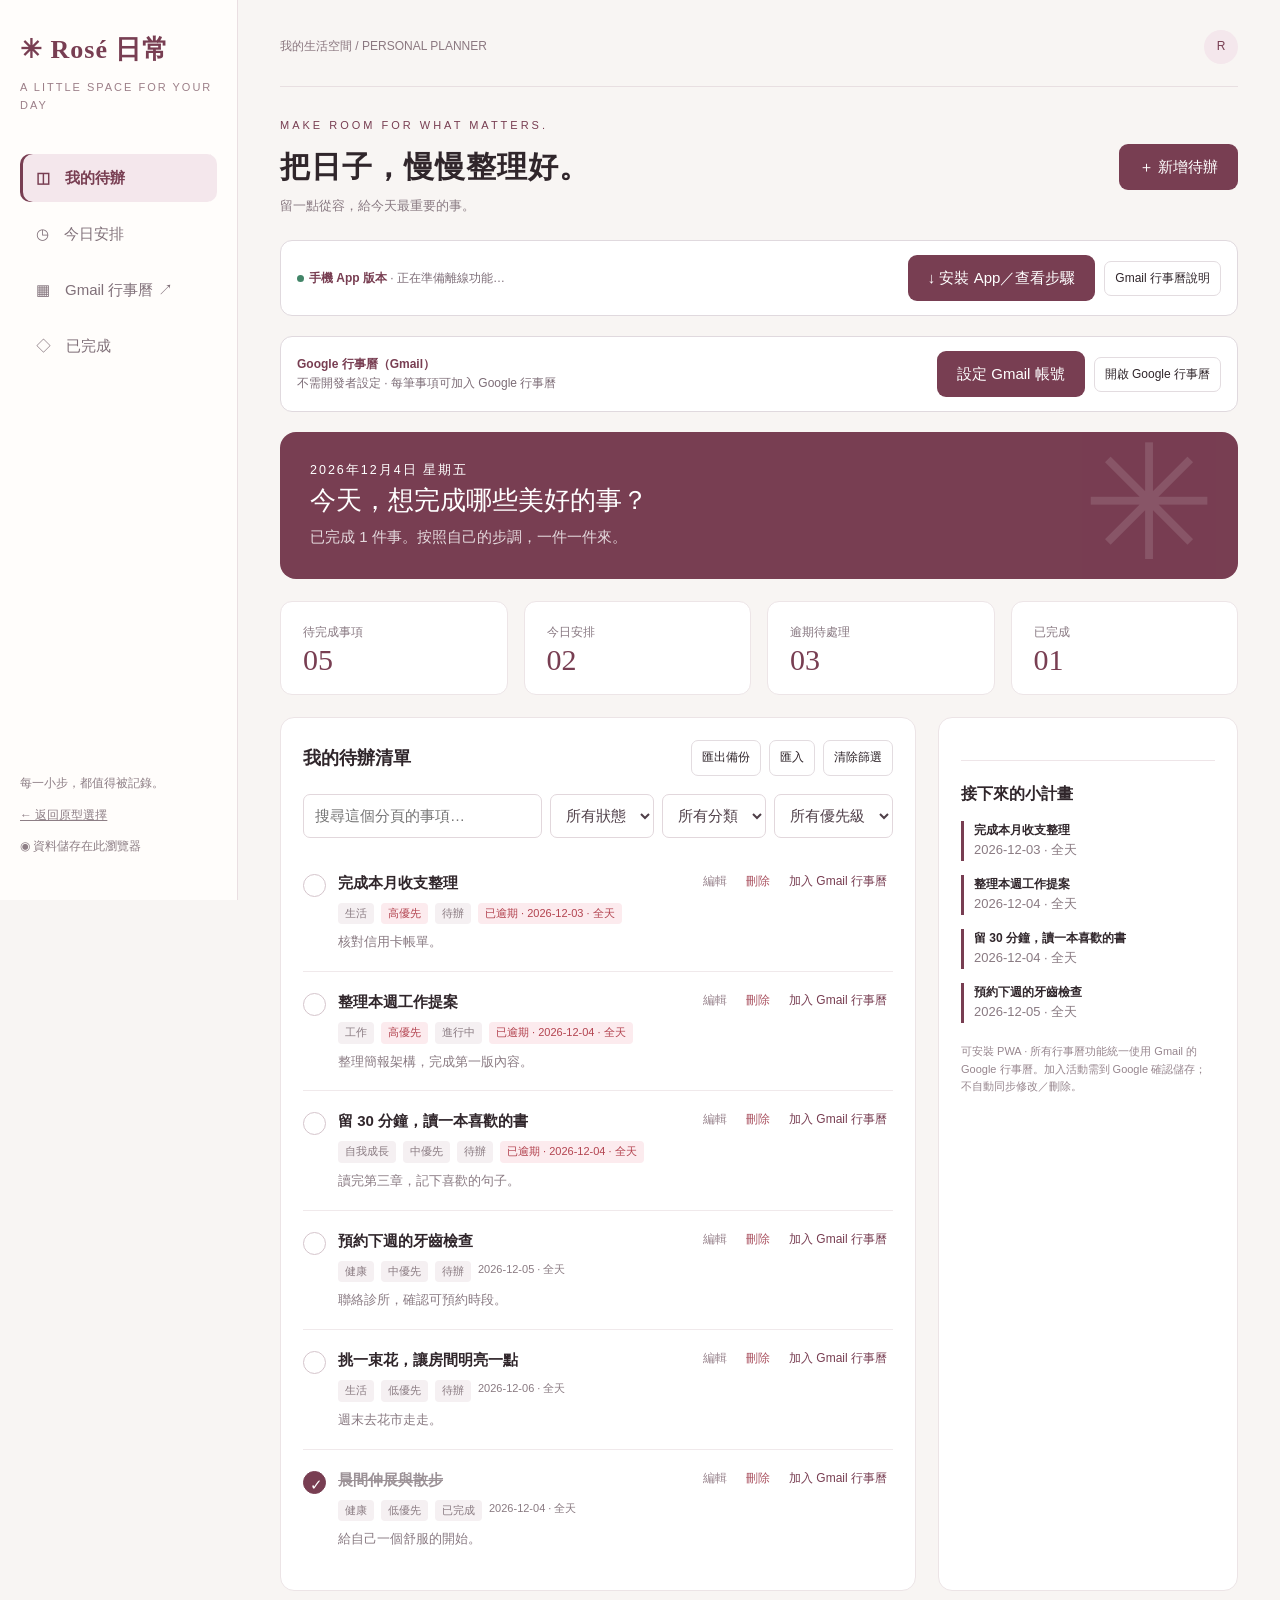
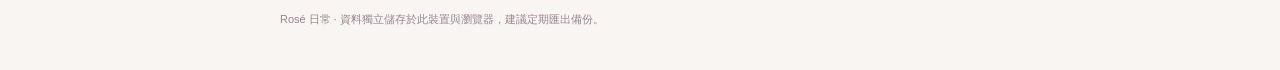
<file: b/index.html>
<!doctype html><html lang="zh-Hant"><head><meta charset="UTF-8"><meta name="viewport" content="width=device-width,initial-scale=1"><meta name="theme-color" content="#783e52"><title>Rosé 日常｜個人待辦管理</title><link rel="stylesheet" href="style.css"><script src="model.js" defer></script><script src="holidays.js" defer></script><script src="app.js" defer></script><link rel="manifest" href="manifest.webmanifest"><link rel="apple-touch-icon" href="icon-192.png"><meta name="apple-mobile-web-app-capable" content="yes"><script src="folders.js" defer></script><script src="views.js" defer></script><script src="mobile.js" defer></script><script src="gmail.js" defer></script><script src="calendar-gmail.js" defer></script></head><body data-app="b"></body></html>
</file>
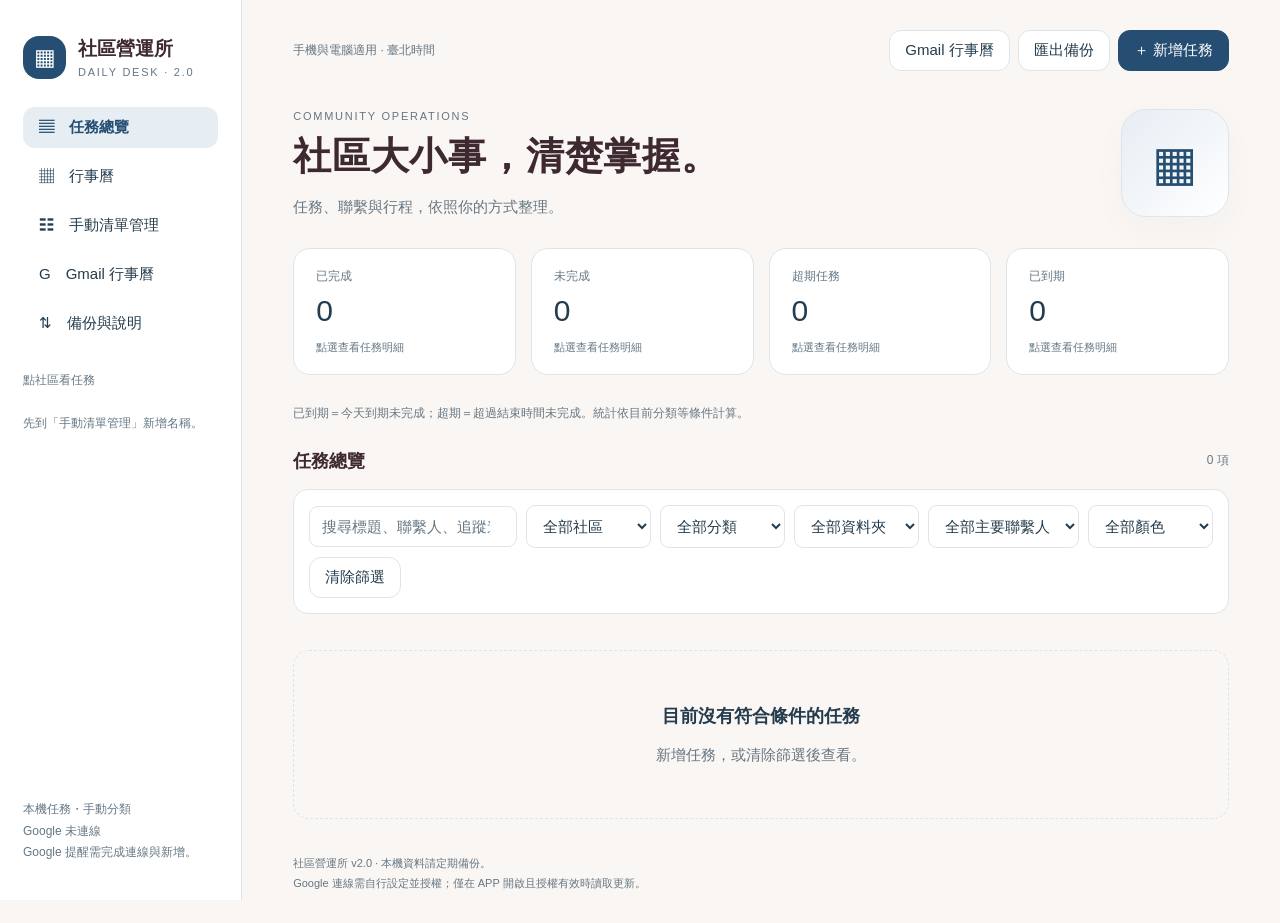
<file: C-community-v2/index.html>
<!doctype html><html lang="zh-Hant"><head><meta charset="utf-8"><meta name="viewport" content="width=device-width,initial-scale=1"><meta name="theme-color" content="#254e72"><meta name="referrer" content="strict-origin-when-cross-origin"><title>社區營運所 v2</title><style>
:root{--ink:#3e2930;--muted:#806d72;--brand:#762d45;--rose:#ead0d3;--paper:#faf6f3;--line:#e9dedd;--soft:#f3e7e6;--white:#fffdfb;--shadow:0 12px 34px #572c3910;font-family:"Segoe UI","Microsoft JhengHei",sans-serif;color:var(--ink);background:var(--paper);font-size:15px}
*{box-sizing:border-box}body{margin:0}button,input,select,textarea{font:inherit}button,a,input,select,textarea{touch-action:manipulation}button{cursor:pointer}button:disabled{opacity:.45;cursor:default}button:focus-visible,a:focus-visible,input:focus-visible,select:focus-visible,textarea:focus-visible{outline:3px solid #bc8b56;outline-offset:3px}button{border:1px solid var(--line);border-radius:12px;padding:10px 15px;background:var(--white);color:var(--ink)}button:hover{border-color:var(--brand)}.primary{background:var(--brand);color:white;border-color:var(--brand)}.quiet{background:transparent}.danger{color:#a02135}.app{display:grid;grid-template-columns:242px minmax(0,1fr);min-height:100vh}aside{padding:36px 23px;background:var(--white);border-right:1px solid var(--line);display:flex;flex-direction:column;gap:28px;position:sticky;top:0;height:100vh}.logo{display:flex;gap:12px;align-items:center}.mark{background:var(--brand);color:white;border-radius:16px;width:43px;height:43px;display:grid;place-items:center;font-size:23px}.logo strong{font-size:19px;display:block}.eyebrow{font-size:11px;letter-spacing:.16em;color:var(--muted);text-transform:uppercase}.nav{display:grid;gap:8px}.nav button{text-align:left;border-color:transparent;background:transparent}.nav button.active{background:var(--soft);color:var(--brand);font-weight:700}.side-title{font-size:12px;color:var(--muted);margin:0 0 12px}.legend{display:grid;gap:15px;font-size:13px}.dot{width:9px;height:9px;border-radius:50%;display:inline-block;margin-right:8px;background:var(--brand)}.side-foot{margin-top:auto;font-size:12px;line-height:1.8;color:var(--muted)}.main{padding:30px clamp(20px,4vw,62px);max-width:1550px;width:100%;margin:auto}.topbar{display:flex;justify-content:space-between;align-items:center;margin-bottom:35px;gap:16px}.topbar p{font-size:12px;color:var(--muted);margin:0}.actions{display:flex;flex-wrap:wrap;gap:8px}.hero{display:flex;justify-content:space-between;align-items:center;gap:20px;margin-bottom:25px}h1{font-family:Georgia,"Microsoft JhengHei",serif;font-size:clamp(28px,3vw,39px);font-weight:500;margin:8px 0 12px;letter-spacing:.02em}h2{font-size:18px;margin:0}.subtitle{color:var(--muted);line-height:1.7;margin:0}.hero-art{border:1px solid var(--line);border-radius:50%;width:108px;height:108px;display:grid;place-items:center;color:var(--brand);font-size:48px;background:linear-gradient(135deg,var(--soft),var(--white));box-shadow:var(--shadow);flex-shrink:0}.stats{display:grid;grid-template-columns:repeat(4,minmax(0,1fr));gap:15px;margin:28px 0}.stat{padding:19px 22px;background:var(--white);border:1px solid var(--line);border-radius:17px}.stat span{display:block;font-size:12px;color:var(--muted)}.stat strong{display:block;font-size:30px;font-weight:500;margin:9px 0}.stat small{font-size:11px;color:var(--muted)}.toolbar{display:flex;justify-content:space-between;gap:12px;align-items:center;margin:25px 0 16px}.toolbar h2{margin-right:auto}.tabs{display:flex;gap:5px;flex-wrap:wrap}.tabs button{font-size:13px}.tabs button.active{background:var(--brand);color:white}.filters{padding:15px;background:var(--white);border:1px solid var(--line);border-radius:15px;display:flex;gap:9px;flex-wrap:wrap;margin-bottom:18px}.filters input{flex:1;min-width:170px}.filters select{max-width:180px}input,select,textarea{border:1px solid var(--line);border-radius:9px;padding:11px 12px;background:var(--white);color:var(--ink);min-width:0}textarea{resize:vertical;min-height:100px}input::placeholder{color:var(--muted)}.workspace{display:grid;grid-template-columns:minmax(0,1fr) 275px;gap:22px}.panel{background:var(--white);border:1px solid var(--line);border-radius:18px;padding:22px;box-shadow:var(--shadow)}.panel h2{margin-bottom:15px}.record{background:var(--white);border:1px solid var(--line);border-radius:15px;padding:19px;display:flex;gap:14px;margin-bottom:12px;position:relative;border-left:4px solid var(--record-color,var(--rose))}.check{width:28px;height:28px;border-radius:50%;padding:0;flex-shrink:0;color:var(--brand);margin-top:2px}.check.done{background:var(--brand);color:white}.record-body{min-width:0;flex:1}.record h3{font-size:16px;margin:2px 0 10px;overflow-wrap:anywhere;line-height:1.5}.record.done h3{text-decoration:line-through;color:var(--muted)}.meta{display:flex;flex-wrap:wrap;gap:7px;font-size:11px;align-items:center}.badge{padding:4px 8px;background:var(--soft);border-radius:6px;color:var(--brand)}.overdue{color:#ac263c;background:#ffedf0}.record p{font-size:13px;color:var(--muted);line-height:1.7;white-space:pre-wrap;overflow-wrap:anywhere;margin:12px 0}.row-actions{display:flex;gap:6px;margin-top:14px}.row-actions button{font-size:12px;padding:6px 10px}.empty{text-align:center;padding:48px 15px;border:1px dashed var(--line);border-radius:16px;color:var(--muted);line-height:1.9}.empty b{display:block;color:var(--ink);font-size:18px;margin-bottom:8px}.note{font-size:12px;color:var(--muted);line-height:1.8}.progress{height:6px;background:var(--soft);border-radius:8px;overflow:hidden;margin:15px 0}.progress span{display:block;background:var(--brand);height:100%}.mini-list{margin-top:20px}.mini-list p{font-size:12px;border-top:1px solid var(--line);padding-top:12px;line-height:1.8;overflow-wrap:anywhere}.month-head{display:flex;gap:10px;align-items:center;justify-content:space-between;margin-bottom:18px}.calendar{display:grid;grid-template-columns:repeat(7,minmax(0,1fr));gap:5px}.weekday{text-align:center;font-size:12px;color:var(--muted);padding:8px 0}.day{min-height:82px;border-radius:9px;padding:8px 5px;text-align:left;display:flex;flex-direction:column;gap:4px;overflow:hidden}.day.today{border:2px solid var(--brand)}.day.selected{background:var(--soft)}.day small{font-size:10px;white-space:nowrap;overflow:hidden;text-overflow:ellipsis;width:100%;display:block}.day.blank{background:transparent;border:0;min-height:0}.cal-list{margin-top:22px}.backups{display:grid;gap:18px}.backups section{max-width:780px}.backups h3{margin-top:0}.backups p{line-height:1.8;font-size:14px;color:var(--muted)}dialog{border:1px solid var(--line);border-radius:22px;background:var(--paper);color:var(--ink);width:min(620px,calc(100% - 24px));padding:0;max-height:90dvh;box-shadow:0 25px 100px #25101e33}dialog::backdrop{background:#24151e70;backdrop-filter:blur(3px)}.dialog-head{padding:24px 25px 0;display:flex;justify-content:space-between;align-items:center}.dialog-head h2{margin:0}form{padding:22px 25px}.form-grid{display:grid;grid-template-columns:1fr 1fr;gap:15px}label{display:flex;flex-direction:column;gap:8px;font-size:13px}.full{grid-column:1/-1}.form-actions{display:flex;gap:10px;justify-content:flex-end;margin-top:22px}.error{color:#a02135;font-size:13px;line-height:1.6}.notice{background:var(--soft);border:1px solid var(--line);padding:13px 17px;border-radius:12px;margin:15px 0;font-size:13px;line-height:1.7}#toast{position:fixed;bottom:25px;left:50%;transform:translateX(-50%);max-width:90vw;background:var(--ink);color:white;border-radius:12px;padding:13px 22px;z-index:10;box-shadow:var(--shadow)}#toast:empty{display:none}.sr-only{position:absolute;width:1px;height:1px;overflow:hidden;clip:rect(0,0,0,0)}footer{font-size:11px;color:var(--muted);margin-top:35px;line-height:1.8}.community{--ink:#243c4d;--muted:#657784;--brand:#254e72;--rose:#bed0dd;--paper:#f2f5f7;--line:#dde5eb;--soft:#e6edf3;--white:#fff;--shadow:0 12px 34px #29445208}.community .hero-art{border-radius:25px}.community h1{font-family:inherit;font-weight:650}
@media(min-width:1500px){.main{padding-top:40px}}@media(max-width:1100px){.app{grid-template-columns:200px minmax(0,1fr)}aside{padding:28px 16px}.workspace{grid-template-columns:1fr}.rail{display:none}.main{padding:25px}.stat{padding:16px}.filters select{flex:1;max-width:none}.topbar{align-items:flex-start}}@media(max-width:680px){.app{display:block}aside{height:auto;position:relative;padding:18px;border-right:0;border-bottom:1px solid var(--line);gap:15px}.logo strong{font-size:17px}.mark{width:36px;height:36px}.nav{display:flex;gap:4px;overflow-x:auto}.nav button{white-space:nowrap;padding:9px 11px;font-size:13px}.legend-wrap,.side-foot{display:none}.main{padding:20px 15px}.topbar{margin-bottom:25px;flex-wrap:wrap}.topbar .actions{width:100%}.topbar button{flex:1;font-size:12px;padding:9px}.hero-art{width:65px;height:65px;font-size:32px}h1{font-size:28px}.subtitle{font-size:13px}.stats{grid-template-columns:1fr 1fr;gap:10px;margin:20px 0}.stat{padding:14px 16px}.stat strong{font-size:26px;margin:5px 0}.toolbar{flex-wrap:wrap;align-items:flex-start}.toolbar h2{font-size:17px;width:100%}.filters{padding:11px;gap:8px}.filters input{flex-basis:100%;width:100%}.filters select{width:calc(50% - 5px);flex:auto;font-size:12px}.record{padding:15px 12px;gap:10px}.panel{padding:14px}.day{min-height:65px;font-size:12px}.day small{font-size:9px}.form-grid{gap:13px}.form-grid label{grid-column:1/-1}.dialog-head{padding:20px 18px 0}form{padding:18px}.hero{gap:10px}.actions button{padding:9px 10px}.month-head h2{font-size:16px}.month-head button{padding:8px}}
@media(prefers-reduced-motion:reduce){*{scroll-behavior:auto!important}}

[hidden]{display:none!important}.filters select{min-width:110px}

[hidden]{display:none!important}.main{margin:0 auto}.stat{text-align:left}.stat.active{border:2px solid var(--brand);background:var(--soft)}.filters{align-items:center}.filters input{width:190px}.filters select{min-width:125px}.badge.tag{border:0;border-radius:6px;cursor:pointer;font-size:11px;padding:5px 8px}.row-actions{flex-wrap:wrap}.row-actions a{font-size:12px;align-self:center;color:var(--brand)}.tracking{padding:12px 14px;background:var(--paper);border-radius:12px;margin-top:12px}.tracking b{font-size:12px;color:var(--muted)}.tracking p{margin-bottom:0}.dates{font-weight:600}.legend-button{display:flex;text-align:left;align-items:center;font-size:13px;border:0;background:transparent;padding:8px 0;overflow-wrap:anywhere}.legend-button small{margin-left:auto;color:var(--muted)}.community-strip{display:flex;gap:8px;flex-wrap:wrap;margin:0 0 18px}.section-title{margin:25px 0 16px}.weekend{color:#a53549;background:#fff6f4}.holiday{background:#ffedee}.holiday-name{color:#a53549;font-weight:700}.day.selected{outline:2px solid var(--brand)}.list-panel{margin-bottom:16px}.list-panel h3{margin-top:0}.list-add{display:flex;gap:10px;padding:0;margin-bottom:15px}.list-add input{flex:1}.list-names{display:grid;gap:9px}.list-names>div{display:flex;gap:8px;flex-wrap:wrap}.list-names>div>button:first-child{margin-right:auto;overflow-wrap:anywhere}.check-label{display:flex;flex-direction:row;align-items:center;gap:9px;line-height:1.7}.check-label input{width:18px;height:18px;accent-color:var(--brand)}.calendar-list{display:grid;gap:15px;margin-bottom:15px}.calendar-list small{color:var(--muted);margin-left:auto}.calendar-list label{overflow-wrap:anywhere}#google-config,#subscribe{padding:10px 0 20px}#google-config>button{margin-top:18px}#subscribe button{margin-top:15px}#content>.panel{margin-bottom:18px}#filter-summary{line-height:1.8;margin-bottom:10px}.toolbar{scroll-margin-top:20px}dialog{width:min(680px,calc(100% - 20px))}#form .form-actions{position:sticky;bottom:-18px;padding:12px 0;background:var(--paper)}a{color:var(--brand)}.connect-top{font-size:12px;padding:9px}.side-foot{line-height:1.8}.record h3{font-weight:700}.day{min-height:110px}.day small{font-size:11px}
@media(max-width:680px){.day{min-height:90px;padding:6px 3px}.day small{font-size:10px}.calendar{gap:3px}.list-names>div{gap:5px}.list-names button{font-size:12px;padding:8px}.community-strip button{font-size:12px}.record h3{font-size:16px}.stat.active{padding:13px 15px}.filters select{min-width:120px}.row-actions button{padding:9px;font-size:12px}.form-grid label:not(.check-label){font-size:14px}input,textarea,select{font-size:16px}.hero-art{display:none}.topbar{gap:10px}.topbar p{width:100%}}

</style><script src="https://accounts.google.com/gsi/client" async defer></script></head><body><div class="app"><aside><div class="logo"><div class="mark">▦</div><div><strong>社區營運所</strong><span class="eyebrow">DAILY DESK · 2.0</span></div></div><nav class="nav" id="nav" aria-label="主要功能"></nav><div class="legend-wrap"><p class="side-title" id="legend-title"></p><div class="legend" id="legend"></div></div><div class="side-foot">本機任務・手動分類<br><span id="google-indicator"></span><br>Google 提醒需完成連線與新增。</div></aside><main class="main"><header class="topbar"><p>手機與電腦適用 · 臺北時間</p><div class="actions"><button data-view="google">Gmail 行事曆</button><button data-act="backup">匯出備份</button><button data-act="add" class="primary">＋ 新增任務</button></div></header><div class="hero"><div><span class="eyebrow">COMMUNITY OPERATIONS</span><h1>社區大小事，清楚掌握。</h1><p class="subtitle">任務、聯繫與行程，依照你的方式整理。</p></div><div class="hero-art" aria-hidden="true">▦</div></div><div id="storage-warning" class="notice" role="alert" hidden></div><section id="stats" class="stats" aria-label="點選狀態查看明細"></section><p class="note">已到期＝今天到期未完成；超期＝超過結束時間未完成。統計依目前分類等條件計算。</p><div class="toolbar"><h2 id="view-title"></h2><span class="note" id="count" aria-live="polite"></span></div><p class="note" id="filter-summary"></p><section class="filters" id="filters" aria-label="搜尋與篩選"></section><div id="content"></div><footer>社區營運所 v2.0 · 本機資料請定期備份。<br>Google 連線需自行設定並授權；僅在 APP 開啟且授權有效時讀取更新。</footer></main></div><dialog id="editor" aria-labelledby="dialog-title"><div class="dialog-head"><h2 id="dialog-title">新增任務</h2><button data-act="close" aria-label="關閉編輯">✕</button></div><form id="form"></form></dialog><input type="file" id="import-file" accept=".json,application/json" hidden><div id="toast" role="status" aria-live="polite"></div><script>const APP={"id":"community-c","folder":"C-community","name":"社區營運所","community":true,"hero":"社區大小事，清楚掌握。"};
const HOLIDAYS={"2026-01-01":{"off":true,"name":"開國紀念日"},"2026-01-02":{"off":false,"name":""},"2026-01-03":{"off":true,"name":""},"2026-01-04":{"off":true,"name":""},"2026-01-05":{"off":false,"name":""},"2026-01-06":{"off":false,"name":""},"2026-01-07":{"off":false,"name":""},"2026-01-08":{"off":false,"name":""},"2026-01-09":{"off":false,"name":""},"2026-01-10":{"off":true,"name":""},"2026-01-11":{"off":true,"name":""},"2026-01-12":{"off":false,"name":""},"2026-01-13":{"off":false,"name":""},"2026-01-14":{"off":false,"name":""},"2026-01-15":{"off":false,"name":""},"2026-01-16":{"off":false,"name":""},"2026-01-17":{"off":true,"name":""},"2026-01-18":{"off":true,"name":""},"2026-01-19":{"off":false,"name":""},"2026-01-20":{"off":false,"name":""},"2026-01-21":{"off":false,"name":""},"2026-01-22":{"off":false,"name":""},"2026-01-23":{"off":false,"name":""},"2026-01-24":{"off":true,"name":""},"2026-01-25":{"off":true,"name":""},"2026-01-26":{"off":false,"name":""},"2026-01-27":{"off":false,"name":""},"2026-01-28":{"off":false,"name":""},"2026-01-29":{"off":false,"name":""},"2026-01-30":{"off":false,"name":""},"2026-01-31":{"off":true,"name":""},"2026-02-01":{"off":true,"name":""},"2026-02-02":{"off":false,"name":""},"2026-02-03":{"off":false,"name":""},"2026-02-04":{"off":false,"name":""},"2026-02-05":{"off":false,"name":""},"2026-02-06":{"off":false,"name":""},"2026-02-07":{"off":true,"name":""},"2026-02-08":{"off":true,"name":""},"2026-02-09":{"off":false,"name":""},"2026-02-10":{"off":false,"name":""},"2026-02-11":{"off":false,"name":""},"2026-02-12":{"off":false,"name":""},"2026-02-13":{"off":false,"name":""},"2026-02-14":{"off":true,"name":""},"2026-02-15":{"off":true,"name":"小年夜"},"2026-02-16":{"off":true,"name":"農曆除夕"},"2026-02-17":{"off":true,"name":"春節"},"2026-02-18":{"off":true,"name":"春節"},"2026-02-19":{"off":true,"name":"春節"},"2026-02-20":{"off":true,"name":"補假"},"2026-02-21":{"off":true,"name":""},"2026-02-22":{"off":true,"name":""},"2026-02-23":{"off":false,"name":""},"2026-02-24":{"off":false,"name":""},"2026-02-25":{"off":false,"name":""},"2026-02-26":{"off":false,"name":""},"2026-02-27":{"off":true,"name":"補假"},"2026-02-28":{"off":true,"name":"和平紀念日"},"2026-03-01":{"off":true,"name":""},"2026-03-02":{"off":false,"name":""},"2026-03-03":{"off":false,"name":""},"2026-03-04":{"off":false,"name":""},"2026-03-05":{"off":false,"name":""},"2026-03-06":{"off":false,"name":""},"2026-03-07":{"off":true,"name":""},"2026-03-08":{"off":true,"name":""},"2026-03-09":{"off":false,"name":""},"2026-03-10":{"off":false,"name":""},"2026-03-11":{"off":false,"name":""},"2026-03-12":{"off":false,"name":""},"2026-03-13":{"off":false,"name":""},"2026-03-14":{"off":true,"name":""},"2026-03-15":{"off":true,"name":""},"2026-03-16":{"off":false,"name":""},"2026-03-17":{"off":false,"name":""},"2026-03-18":{"off":false,"name":""},"2026-03-19":{"off":false,"name":""},"2026-03-20":{"off":false,"name":""},"2026-03-21":{"off":true,"name":""},"2026-03-22":{"off":true,"name":""},"2026-03-23":{"off":false,"name":""},"2026-03-24":{"off":false,"name":""},"2026-03-25":{"off":false,"name":""},"2026-03-26":{"off":false,"name":""},"2026-03-27":{"off":false,"name":""},"2026-03-28":{"off":true,"name":""},"2026-03-29":{"off":true,"name":""},"2026-03-30":{"off":false,"name":""},"2026-03-31":{"off":false,"name":""},"2026-04-01":{"off":false,"name":""},"2026-04-02":{"off":false,"name":""},"2026-04-03":{"off":true,"name":"補假"},"2026-04-04":{"off":true,"name":"兒童節"},"2026-04-05":{"off":true,"name":"清明節"},"2026-04-06":{"off":true,"name":"補假"},"2026-04-07":{"off":false,"name":""},"2026-04-08":{"off":false,"name":""},"2026-04-09":{"off":false,"name":""},"2026-04-10":{"off":false,"name":""},"2026-04-11":{"off":true,"name":""},"2026-04-12":{"off":true,"name":""},"2026-04-13":{"off":false,"name":""},"2026-04-14":{"off":false,"name":""},"2026-04-15":{"off":false,"name":""},"2026-04-16":{"off":false,"name":""},"2026-04-17":{"off":false,"name":""},"2026-04-18":{"off":true,"name":""},"2026-04-19":{"off":true,"name":""},"2026-04-20":{"off":false,"name":""},"2026-04-21":{"off":false,"name":""},"2026-04-22":{"off":false,"name":""},"2026-04-23":{"off":false,"name":""},"2026-04-24":{"off":false,"name":""},"2026-04-25":{"off":true,"name":""},"2026-04-26":{"off":true,"name":""},"2026-04-27":{"off":false,"name":""},"2026-04-28":{"off":false,"name":""},"2026-04-29":{"off":false,"name":""},"2026-04-30":{"off":false,"name":""},"2026-05-01":{"off":true,"name":"勞動節"},"2026-05-02":{"off":true,"name":""},"2026-05-03":{"off":true,"name":""},"2026-05-04":{"off":false,"name":""},"2026-05-05":{"off":false,"name":""},"2026-05-06":{"off":false,"name":""},"2026-05-07":{"off":false,"name":""},"2026-05-08":{"off":false,"name":""},"2026-05-09":{"off":true,"name":""},"2026-05-10":{"off":true,"name":""},"2026-05-11":{"off":false,"name":""},"2026-05-12":{"off":false,"name":""},"2026-05-13":{"off":false,"name":""},"2026-05-14":{"off":false,"name":""},"2026-05-15":{"off":false,"name":""},"2026-05-16":{"off":true,"name":""},"2026-05-17":{"off":true,"name":""},"2026-05-18":{"off":false,"name":""},"2026-05-19":{"off":false,"name":""},"2026-05-20":{"off":false,"name":""},"2026-05-21":{"off":false,"name":""},"2026-05-22":{"off":false,"name":""},"2026-05-23":{"off":true,"name":""},"2026-05-24":{"off":true,"name":""},"2026-05-25":{"off":false,"name":""},"2026-05-26":{"off":false,"name":""},"2026-05-27":{"off":false,"name":""},"2026-05-28":{"off":false,"name":""},"2026-05-29":{"off":false,"name":""},"2026-05-30":{"off":true,"name":""},"2026-05-31":{"off":true,"name":""},"2026-06-01":{"off":false,"name":""},"2026-06-02":{"off":false,"name":""},"2026-06-03":{"off":false,"name":""},"2026-06-04":{"off":false,"name":""},"2026-06-05":{"off":false,"name":""},"2026-06-06":{"off":true,"name":""},"2026-06-07":{"off":true,"name":""},"2026-06-08":{"off":false,"name":""},"2026-06-09":{"off":false,"name":""},"2026-06-10":{"off":false,"name":""},"2026-06-11":{"off":false,"name":""},"2026-06-12":{"off":false,"name":""},"2026-06-13":{"off":true,"name":""},"2026-06-14":{"off":true,"name":""},"2026-06-15":{"off":false,"name":""},"2026-06-16":{"off":false,"name":""},"2026-06-17":{"off":false,"name":""},"2026-06-18":{"off":false,"name":""},"2026-06-19":{"off":true,"name":"端午節"},"2026-06-20":{"off":true,"name":""},"2026-06-21":{"off":true,"name":""},"2026-06-22":{"off":false,"name":""},"2026-06-23":{"off":false,"name":""},"2026-06-24":{"off":false,"name":""},"2026-06-25":{"off":false,"name":""},"2026-06-26":{"off":false,"name":""},"2026-06-27":{"off":true,"name":""},"2026-06-28":{"off":true,"name":""},"2026-06-29":{"off":false,"name":""},"2026-06-30":{"off":false,"name":""},"2026-07-01":{"off":false,"name":""},"2026-07-02":{"off":false,"name":""},"2026-07-03":{"off":false,"name":""},"2026-07-04":{"off":true,"name":""},"2026-07-05":{"off":true,"name":""},"2026-07-06":{"off":false,"name":""},"2026-07-07":{"off":false,"name":""},"2026-07-08":{"off":false,"name":""},"2026-07-09":{"off":false,"name":""},"2026-07-10":{"off":false,"name":""},"2026-07-11":{"off":true,"name":""},"2026-07-12":{"off":true,"name":""},"2026-07-13":{"off":false,"name":""},"2026-07-14":{"off":false,"name":""},"2026-07-15":{"off":false,"name":""},"2026-07-16":{"off":false,"name":""},"2026-07-17":{"off":false,"name":""},"2026-07-18":{"off":true,"name":""},"2026-07-19":{"off":true,"name":""},"2026-07-20":{"off":false,"name":""},"2026-07-21":{"off":false,"name":""},"2026-07-22":{"off":false,"name":""},"2026-07-23":{"off":false,"name":""},"2026-07-24":{"off":false,"name":""},"2026-07-25":{"off":true,"name":""},"2026-07-26":{"off":true,"name":""},"2026-07-27":{"off":false,"name":""},"2026-07-28":{"off":false,"name":""},"2026-07-29":{"off":false,"name":""},"2026-07-30":{"off":false,"name":""},"2026-07-31":{"off":false,"name":""},"2026-08-01":{"off":true,"name":""},"2026-08-02":{"off":true,"name":""},"2026-08-03":{"off":false,"name":""},"2026-08-04":{"off":false,"name":""},"2026-08-05":{"off":false,"name":""},"2026-08-06":{"off":false,"name":""},"2026-08-07":{"off":false,"name":""},"2026-08-08":{"off":true,"name":""},"2026-08-09":{"off":true,"name":""},"2026-08-10":{"off":false,"name":""},"2026-08-11":{"off":false,"name":""},"2026-08-12":{"off":false,"name":""},"2026-08-13":{"off":false,"name":""},"2026-08-14":{"off":false,"name":""},"2026-08-15":{"off":true,"name":""},"2026-08-16":{"off":true,"name":""},"2026-08-17":{"off":false,"name":""},"2026-08-18":{"off":false,"name":""},"2026-08-19":{"off":false,"name":""},"2026-08-20":{"off":false,"name":""},"2026-08-21":{"off":false,"name":""},"2026-08-22":{"off":true,"name":""},"2026-08-23":{"off":true,"name":""},"2026-08-24":{"off":false,"name":""},"2026-08-25":{"off":false,"name":""},"2026-08-26":{"off":false,"name":""},"2026-08-27":{"off":false,"name":""},"2026-08-28":{"off":false,"name":""},"2026-08-29":{"off":true,"name":""},"2026-08-30":{"off":true,"name":""},"2026-08-31":{"off":false,"name":""},"2026-09-01":{"off":false,"name":""},"2026-09-02":{"off":false,"name":""},"2026-09-03":{"off":false,"name":""},"2026-09-04":{"off":false,"name":""},"2026-09-05":{"off":true,"name":""},"2026-09-06":{"off":true,"name":""},"2026-09-07":{"off":false,"name":""},"2026-09-08":{"off":false,"name":""},"2026-09-09":{"off":false,"name":""},"2026-09-10":{"off":false,"name":""},"2026-09-11":{"off":false,"name":""},"2026-09-12":{"off":true,"name":""},"2026-09-13":{"off":true,"name":""},"2026-09-14":{"off":false,"name":""},"2026-09-15":{"off":false,"name":""},"2026-09-16":{"off":false,"name":""},"2026-09-17":{"off":false,"name":""},"2026-09-18":{"off":false,"name":""},"2026-09-19":{"off":true,"name":""},"2026-09-20":{"off":true,"name":""},"2026-09-21":{"off":false,"name":""},"2026-09-22":{"off":false,"name":""},"2026-09-23":{"off":false,"name":""},"2026-09-24":{"off":false,"name":""},"2026-09-25":{"off":true,"name":"中秋節"},"2026-09-26":{"off":true,"name":""},"2026-09-27":{"off":true,"name":""},"2026-09-28":{"off":true,"name":"孔子誕辰紀念日/教師節"},"2026-09-29":{"off":false,"name":""},"2026-09-30":{"off":false,"name":""},"2026-10-01":{"off":false,"name":""},"2026-10-02":{"off":false,"name":""},"2026-10-03":{"off":true,"name":""},"2026-10-04":{"off":true,"name":""},"2026-10-05":{"off":false,"name":""},"2026-10-06":{"off":false,"name":""},"2026-10-07":{"off":false,"name":""},"2026-10-08":{"off":false,"name":""},"2026-10-09":{"off":true,"name":"補假"},"2026-10-10":{"off":true,"name":"國慶日"},"2026-10-11":{"off":true,"name":""},"2026-10-12":{"off":false,"name":""},"2026-10-13":{"off":false,"name":""},"2026-10-14":{"off":false,"name":""},"2026-10-15":{"off":false,"name":""},"2026-10-16":{"off":false,"name":""},"2026-10-17":{"off":true,"name":""},"2026-10-18":{"off":true,"name":""},"2026-10-19":{"off":false,"name":""},"2026-10-20":{"off":false,"name":""},"2026-10-21":{"off":false,"name":""},"2026-10-22":{"off":false,"name":""},"2026-10-23":{"off":false,"name":""},"2026-10-24":{"off":true,"name":""},"2026-10-25":{"off":true,"name":"臺灣光復暨金門古寧頭大捷紀念日"},"2026-10-26":{"off":true,"name":"補假"},"2026-10-27":{"off":false,"name":""},"2026-10-28":{"off":false,"name":""},"2026-10-29":{"off":false,"name":""},"2026-10-30":{"off":false,"name":""},"2026-10-31":{"off":true,"name":""},"2026-11-01":{"off":true,"name":""},"2026-11-02":{"off":false,"name":""},"2026-11-03":{"off":false,"name":""},"2026-11-04":{"off":false,"name":""},"2026-11-05":{"off":false,"name":""},"2026-11-06":{"off":false,"name":""},"2026-11-07":{"off":true,"name":""},"2026-11-08":{"off":true,"name":""},"2026-11-09":{"off":false,"name":""},"2026-11-10":{"off":false,"name":""},"2026-11-11":{"off":false,"name":""},"2026-11-12":{"off":false,"name":""},"2026-11-13":{"off":false,"name":""},"2026-11-14":{"off":true,"name":""},"2026-11-15":{"off":true,"name":""},"2026-11-16":{"off":false,"name":""},"2026-11-17":{"off":false,"name":""},"2026-11-18":{"off":false,"name":""},"2026-11-19":{"off":false,"name":""},"2026-11-20":{"off":false,"name":""},"2026-11-21":{"off":true,"name":""},"2026-11-22":{"off":true,"name":""},"2026-11-23":{"off":false,"name":""},"2026-11-24":{"off":false,"name":""},"2026-11-25":{"off":false,"name":""},"2026-11-26":{"off":false,"name":""},"2026-11-27":{"off":false,"name":""},"2026-11-28":{"off":true,"name":""},"2026-11-29":{"off":true,"name":""},"2026-11-30":{"off":false,"name":""},"2026-12-01":{"off":false,"name":""},"2026-12-02":{"off":false,"name":""},"2026-12-03":{"off":false,"name":""},"2026-12-04":{"off":false,"name":""},"2026-12-05":{"off":true,"name":""},"2026-12-06":{"off":true,"name":""},"2026-12-07":{"off":false,"name":""},"2026-12-08":{"off":false,"name":""},"2026-12-09":{"off":false,"name":""},"2026-12-10":{"off":false,"name":""},"2026-12-11":{"off":false,"name":""},"2026-12-12":{"off":true,"name":""},"2026-12-13":{"off":true,"name":""},"2026-12-14":{"off":false,"name":""},"2026-12-15":{"off":false,"name":""},"2026-12-16":{"off":false,"name":""},"2026-12-17":{"off":false,"name":""},"2026-12-18":{"off":false,"name":""},"2026-12-19":{"off":true,"name":""},"2026-12-20":{"off":true,"name":""},"2026-12-21":{"off":false,"name":""},"2026-12-22":{"off":false,"name":""},"2026-12-23":{"off":false,"name":""},"2026-12-24":{"off":false,"name":""},"2026-12-25":{"off":true,"name":"行憲紀念日"},"2026-12-26":{"off":true,"name":""},"2026-12-27":{"off":true,"name":""},"2026-12-28":{"off":false,"name":""},"2026-12-29":{"off":false,"name":""},"2026-12-30":{"off":false,"name":""},"2026-12-31":{"off":false,"name":""},"2027-01-01":{"off":true,"name":"開國紀念日"},"2027-01-02":{"off":true,"name":""},"2027-01-03":{"off":true,"name":""},"2027-01-04":{"off":false,"name":""},"2027-01-05":{"off":false,"name":""},"2027-01-06":{"off":false,"name":""},"2027-01-07":{"off":false,"name":""},"2027-01-08":{"off":false,"name":""},"2027-01-09":{"off":true,"name":""},"2027-01-10":{"off":true,"name":""},"2027-01-11":{"off":false,"name":""},"2027-01-12":{"off":false,"name":""},"2027-01-13":{"off":false,"name":""},"2027-01-14":{"off":false,"name":""},"2027-01-15":{"off":false,"name":""},"2027-01-16":{"off":true,"name":""},"2027-01-17":{"off":true,"name":""},"2027-01-18":{"off":false,"name":""},"2027-01-19":{"off":false,"name":""},"2027-01-20":{"off":false,"name":""},"2027-01-21":{"off":false,"name":""},"2027-01-22":{"off":false,"name":""},"2027-01-23":{"off":true,"name":""},"2027-01-24":{"off":true,"name":""},"2027-01-25":{"off":false,"name":""},"2027-01-26":{"off":false,"name":""},"2027-01-27":{"off":false,"name":""},"2027-01-28":{"off":false,"name":""},"2027-01-29":{"off":false,"name":""},"2027-01-30":{"off":true,"name":""},"2027-01-31":{"off":true,"name":""},"2027-02-01":{"off":false,"name":""},"2027-02-02":{"off":false,"name":""},"2027-02-03":{"off":false,"name":""},"2027-02-04":{"off":true,"name":"小年夜"},"2027-02-05":{"off":true,"name":"農曆除夕"},"2027-02-06":{"off":true,"name":"春節"},"2027-02-07":{"off":true,"name":"春節"},"2027-02-08":{"off":true,"name":"春節"},"2027-02-09":{"off":true,"name":"補假"},"2027-02-10":{"off":true,"name":"補假"},"2027-02-11":{"off":false,"name":""},"2027-02-12":{"off":false,"name":""},"2027-02-13":{"off":true,"name":""},"2027-02-14":{"off":true,"name":""},"2027-02-15":{"off":false,"name":""},"2027-02-16":{"off":false,"name":""},"2027-02-17":{"off":false,"name":""},"2027-02-18":{"off":false,"name":""},"2027-02-19":{"off":false,"name":""},"2027-02-20":{"off":true,"name":""},"2027-02-21":{"off":true,"name":""},"2027-02-22":{"off":false,"name":""},"2027-02-23":{"off":false,"name":""},"2027-02-24":{"off":false,"name":""},"2027-02-25":{"off":false,"name":""},"2027-02-26":{"off":false,"name":""},"2027-02-27":{"off":true,"name":""},"2027-02-28":{"off":true,"name":"和平紀念日"},"2027-03-01":{"off":true,"name":"補假"},"2027-03-02":{"off":false,"name":""},"2027-03-03":{"off":false,"name":""},"2027-03-04":{"off":false,"name":""},"2027-03-05":{"off":false,"name":""},"2027-03-06":{"off":true,"name":""},"2027-03-07":{"off":true,"name":""},"2027-03-08":{"off":false,"name":""},"2027-03-09":{"off":false,"name":""},"2027-03-10":{"off":false,"name":""},"2027-03-11":{"off":false,"name":""},"2027-03-12":{"off":false,"name":""},"2027-03-13":{"off":true,"name":""},"2027-03-14":{"off":true,"name":""},"2027-03-15":{"off":false,"name":""},"2027-03-16":{"off":false,"name":""},"2027-03-17":{"off":false,"name":""},"2027-03-18":{"off":false,"name":""},"2027-03-19":{"off":false,"name":""},"2027-03-20":{"off":true,"name":""},"2027-03-21":{"off":true,"name":""},"2027-03-22":{"off":false,"name":""},"2027-03-23":{"off":false,"name":""},"2027-03-24":{"off":false,"name":""},"2027-03-25":{"off":false,"name":""},"2027-03-26":{"off":false,"name":""},"2027-03-27":{"off":true,"name":""},"2027-03-28":{"off":true,"name":""},"2027-03-29":{"off":false,"name":""},"2027-03-30":{"off":false,"name":""},"2027-03-31":{"off":false,"name":""},"2027-04-01":{"off":false,"name":""},"2027-04-02":{"off":false,"name":""},"2027-04-03":{"off":true,"name":""},"2027-04-04":{"off":true,"name":"兒童節"},"2027-04-05":{"off":true,"name":"清明節"},"2027-04-06":{"off":true,"name":"補假"},"2027-04-07":{"off":false,"name":""},"2027-04-08":{"off":false,"name":""},"2027-04-09":{"off":false,"name":""},"2027-04-10":{"off":true,"name":""},"2027-04-11":{"off":true,"name":""},"2027-04-12":{"off":false,"name":""},"2027-04-13":{"off":false,"name":""},"2027-04-14":{"off":false,"name":""},"2027-04-15":{"off":false,"name":""},"2027-04-16":{"off":false,"name":""},"2027-04-17":{"off":true,"name":""},"2027-04-18":{"off":true,"name":""},"2027-04-19":{"off":false,"name":""},"2027-04-20":{"off":false,"name":""},"2027-04-21":{"off":false,"name":""},"2027-04-22":{"off":false,"name":""},"2027-04-23":{"off":false,"name":""},"2027-04-24":{"off":true,"name":""},"2027-04-25":{"off":true,"name":""},"2027-04-26":{"off":false,"name":""},"2027-04-27":{"off":false,"name":""},"2027-04-28":{"off":false,"name":""},"2027-04-29":{"off":false,"name":""},"2027-04-30":{"off":true,"name":"補假"},"2027-05-01":{"off":true,"name":"勞動節"},"2027-05-02":{"off":true,"name":""},"2027-05-03":{"off":false,"name":""},"2027-05-04":{"off":false,"name":""},"2027-05-05":{"off":false,"name":""},"2027-05-06":{"off":false,"name":""},"2027-05-07":{"off":false,"name":""},"2027-05-08":{"off":true,"name":""},"2027-05-09":{"off":true,"name":""},"2027-05-10":{"off":false,"name":""},"2027-05-11":{"off":false,"name":""},"2027-05-12":{"off":false,"name":""},"2027-05-13":{"off":false,"name":""},"2027-05-14":{"off":false,"name":""},"2027-05-15":{"off":true,"name":""},"2027-05-16":{"off":true,"name":""},"2027-05-17":{"off":false,"name":""},"2027-05-18":{"off":false,"name":""},"2027-05-19":{"off":false,"name":""},"2027-05-20":{"off":false,"name":""},"2027-05-21":{"off":false,"name":""},"2027-05-22":{"off":true,"name":""},"2027-05-23":{"off":true,"name":""},"2027-05-24":{"off":false,"name":""},"2027-05-25":{"off":false,"name":""},"2027-05-26":{"off":false,"name":""},"2027-05-27":{"off":false,"name":""},"2027-05-28":{"off":false,"name":""},"2027-05-29":{"off":true,"name":""},"2027-05-30":{"off":true,"name":""},"2027-05-31":{"off":false,"name":""},"2027-06-01":{"off":false,"name":""},"2027-06-02":{"off":false,"name":""},"2027-06-03":{"off":false,"name":""},"2027-06-04":{"off":false,"name":""},"2027-06-05":{"off":true,"name":""},"2027-06-06":{"off":true,"name":""},"2027-06-07":{"off":false,"name":""},"2027-06-08":{"off":false,"name":""},"2027-06-09":{"off":true,"name":"端午節"},"2027-06-10":{"off":false,"name":""},"2027-06-11":{"off":false,"name":""},"2027-06-12":{"off":true,"name":""},"2027-06-13":{"off":true,"name":""},"2027-06-14":{"off":false,"name":""},"2027-06-15":{"off":false,"name":""},"2027-06-16":{"off":false,"name":""},"2027-06-17":{"off":false,"name":""},"2027-06-18":{"off":false,"name":""},"2027-06-19":{"off":true,"name":""},"2027-06-20":{"off":true,"name":""},"2027-06-21":{"off":false,"name":""},"2027-06-22":{"off":false,"name":""},"2027-06-23":{"off":false,"name":""},"2027-06-24":{"off":false,"name":""},"2027-06-25":{"off":false,"name":""},"2027-06-26":{"off":true,"name":""},"2027-06-27":{"off":true,"name":""},"2027-06-28":{"off":false,"name":""},"2027-06-29":{"off":false,"name":""},"2027-06-30":{"off":false,"name":""},"2027-07-01":{"off":false,"name":""},"2027-07-02":{"off":false,"name":""},"2027-07-03":{"off":true,"name":""},"2027-07-04":{"off":true,"name":""},"2027-07-05":{"off":false,"name":""},"2027-07-06":{"off":false,"name":""},"2027-07-07":{"off":false,"name":""},"2027-07-08":{"off":false,"name":""},"2027-07-09":{"off":false,"name":""},"2027-07-10":{"off":true,"name":""},"2027-07-11":{"off":true,"name":""},"2027-07-12":{"off":false,"name":""},"2027-07-13":{"off":false,"name":""},"2027-07-14":{"off":false,"name":""},"2027-07-15":{"off":false,"name":""},"2027-07-16":{"off":false,"name":""},"2027-07-17":{"off":true,"name":""},"2027-07-18":{"off":true,"name":""},"2027-07-19":{"off":false,"name":""},"2027-07-20":{"off":false,"name":""},"2027-07-21":{"off":false,"name":""},"2027-07-22":{"off":false,"name":""},"2027-07-23":{"off":false,"name":""},"2027-07-24":{"off":true,"name":""},"2027-07-25":{"off":true,"name":""},"2027-07-26":{"off":false,"name":""},"2027-07-27":{"off":false,"name":""},"2027-07-28":{"off":false,"name":""},"2027-07-29":{"off":false,"name":""},"2027-07-30":{"off":false,"name":""},"2027-07-31":{"off":true,"name":""},"2027-08-01":{"off":true,"name":""},"2027-08-02":{"off":false,"name":""},"2027-08-03":{"off":false,"name":""},"2027-08-04":{"off":false,"name":""},"2027-08-05":{"off":false,"name":""},"2027-08-06":{"off":false,"name":""},"2027-08-07":{"off":true,"name":""},"2027-08-08":{"off":true,"name":""},"2027-08-09":{"off":false,"name":""},"2027-08-10":{"off":false,"name":""},"2027-08-11":{"off":false,"name":""},"2027-08-12":{"off":false,"name":""},"2027-08-13":{"off":false,"name":""},"2027-08-14":{"off":true,"name":""},"2027-08-15":{"off":true,"name":""},"2027-08-16":{"off":false,"name":""},"2027-08-17":{"off":false,"name":""},"2027-08-18":{"off":false,"name":""},"2027-08-19":{"off":false,"name":""},"2027-08-20":{"off":false,"name":""},"2027-08-21":{"off":true,"name":""},"2027-08-22":{"off":true,"name":""},"2027-08-23":{"off":false,"name":""},"2027-08-24":{"off":false,"name":""},"2027-08-25":{"off":false,"name":""},"2027-08-26":{"off":false,"name":""},"2027-08-27":{"off":false,"name":""},"2027-08-28":{"off":true,"name":""},"2027-08-29":{"off":true,"name":""},"2027-08-30":{"off":false,"name":""},"2027-08-31":{"off":false,"name":""},"2027-09-01":{"off":false,"name":""},"2027-09-02":{"off":false,"name":""},"2027-09-03":{"off":false,"name":""},"2027-09-04":{"off":true,"name":""},"2027-09-05":{"off":true,"name":""},"2027-09-06":{"off":false,"name":""},"2027-09-07":{"off":false,"name":""},"2027-09-08":{"off":false,"name":""},"2027-09-09":{"off":false,"name":""},"2027-09-10":{"off":false,"name":""},"2027-09-11":{"off":true,"name":""},"2027-09-12":{"off":true,"name":""},"2027-09-13":{"off":false,"name":""},"2027-09-14":{"off":false,"name":""},"2027-09-15":{"off":true,"name":"中秋節"},"2027-09-16":{"off":false,"name":""},"2027-09-17":{"off":false,"name":""},"2027-09-18":{"off":true,"name":""},"2027-09-19":{"off":true,"name":""},"2027-09-20":{"off":false,"name":""},"2027-09-21":{"off":false,"name":""},"2027-09-22":{"off":false,"name":""},"2027-09-23":{"off":false,"name":""},"2027-09-24":{"off":false,"name":""},"2027-09-25":{"off":true,"name":""},"2027-09-26":{"off":true,"name":""},"2027-09-27":{"off":false,"name":""},"2027-09-28":{"off":true,"name":"孔子誕辰紀念日/教師節"},"2027-09-29":{"off":false,"name":""},"2027-09-30":{"off":false,"name":""},"2027-10-01":{"off":false,"name":""},"2027-10-02":{"off":true,"name":""},"2027-10-03":{"off":true,"name":""},"2027-10-04":{"off":false,"name":""},"2027-10-05":{"off":false,"name":""},"2027-10-06":{"off":false,"name":""},"2027-10-07":{"off":false,"name":""},"2027-10-08":{"off":false,"name":""},"2027-10-09":{"off":true,"name":""},"2027-10-10":{"off":true,"name":"國慶日"},"2027-10-11":{"off":true,"name":"補假"},"2027-10-12":{"off":false,"name":""},"2027-10-13":{"off":false,"name":""},"2027-10-14":{"off":false,"name":""},"2027-10-15":{"off":false,"name":""},"2027-10-16":{"off":true,"name":""},"2027-10-17":{"off":true,"name":""},"2027-10-18":{"off":false,"name":""},"2027-10-19":{"off":false,"name":""},"2027-10-20":{"off":false,"name":""},"2027-10-21":{"off":false,"name":""},"2027-10-22":{"off":false,"name":""},"2027-10-23":{"off":true,"name":""},"2027-10-24":{"off":true,"name":""},"2027-10-25":{"off":true,"name":"臺灣光復暨金門古寧頭大捷紀念日"},"2027-10-26":{"off":false,"name":""},"2027-10-27":{"off":false,"name":""},"2027-10-28":{"off":false,"name":""},"2027-10-29":{"off":false,"name":""},"2027-10-30":{"off":true,"name":""},"2027-10-31":{"off":true,"name":""},"2027-11-01":{"off":false,"name":""},"2027-11-02":{"off":false,"name":""},"2027-11-03":{"off":false,"name":""},"2027-11-04":{"off":false,"name":""},"2027-11-05":{"off":false,"name":""},"2027-11-06":{"off":true,"name":""},"2027-11-07":{"off":true,"name":""},"2027-11-08":{"off":false,"name":""},"2027-11-09":{"off":false,"name":""},"2027-11-10":{"off":false,"name":""},"2027-11-11":{"off":false,"name":""},"2027-11-12":{"off":false,"name":""},"2027-11-13":{"off":true,"name":""},"2027-11-14":{"off":true,"name":""},"2027-11-15":{"off":false,"name":""},"2027-11-16":{"off":false,"name":""},"2027-11-17":{"off":false,"name":""},"2027-11-18":{"off":false,"name":""},"2027-11-19":{"off":false,"name":""},"2027-11-20":{"off":true,"name":""},"2027-11-21":{"off":true,"name":""},"2027-11-22":{"off":false,"name":""},"2027-11-23":{"off":false,"name":""},"2027-11-24":{"off":false,"name":""},"2027-11-25":{"off":false,"name":""},"2027-11-26":{"off":false,"name":""},"2027-11-27":{"off":true,"name":""},"2027-11-28":{"off":true,"name":""},"2027-11-29":{"off":false,"name":""},"2027-11-30":{"off":false,"name":""},"2027-12-01":{"off":false,"name":""},"2027-12-02":{"off":false,"name":""},"2027-12-03":{"off":false,"name":""},"2027-12-04":{"off":true,"name":""},"2027-12-05":{"off":true,"name":""},"2027-12-06":{"off":false,"name":""},"2027-12-07":{"off":false,"name":""},"2027-12-08":{"off":false,"name":""},"2027-12-09":{"off":false,"name":""},"2027-12-10":{"off":false,"name":""},"2027-12-11":{"off":true,"name":""},"2027-12-12":{"off":true,"name":""},"2027-12-13":{"off":false,"name":""},"2027-12-14":{"off":false,"name":""},"2027-12-15":{"off":false,"name":""},"2027-12-16":{"off":false,"name":""},"2027-12-17":{"off":false,"name":""},"2027-12-18":{"off":true,"name":""},"2027-12-19":{"off":true,"name":""},"2027-12-20":{"off":false,"name":""},"2027-12-21":{"off":false,"name":""},"2027-12-22":{"off":false,"name":""},"2027-12-23":{"off":false,"name":""},"2027-12-24":{"off":true,"name":"補假"},"2027-12-25":{"off":true,"name":"行憲紀念日"},"2027-12-26":{"off":true,"name":""},"2027-12-27":{"off":false,"name":""},"2027-12-28":{"off":false,"name":""},"2027-12-29":{"off":false,"name":""},"2027-12-30":{"off":false,"name":""},"2027-12-31":{"off":true,"name":"補假"}};

'use strict';
const Model=(()=>{
 const lists=['community','category','folder','person','vendor','owner','stage','priority'];
 const labels={community:'所屬社區',category:'分類',folder:'資料夾',person:'主要聯繫人',vendor:'廠商',owner:'負責人',stage:'處理階段',priority:'優先級'};
 const colors={紅:'#b33146',黃:'#916400',綠:'#267754',藍:'#2868a8',紫:'#8650a2',灰:'#687580'};
 const googleColors={紅:'11',黃:'5',綠:'10',藍:'9',紫:'3',灰:'8'};
 const dateKey=d=>[d.getFullYear(),String(d.getMonth()+1).padStart(2,'0'),String(d.getDate()).padStart(2,'0')].join('-');
 const today=()=>new Intl.DateTimeFormat('sv-SE',{timeZone:'Asia/Taipei',year:'numeric',month:'2-digit',day:'2-digit'}).format(new Date());
 const uid=()=>globalThis.crypto?.randomUUID?.()||Date.now().toString(36)+Math.random().toString(36).slice(2);
 const esc=s=>String(s??'').replace(/[&<>"']/g,c=>({'&':'&amp;','<':'&lt;','>':'&gt;','"':'&quot;',"'":'&#39;'}[c]));
 const validDate=v=>typeof v==='string'&&(!v||(/^\d{4}-\d{2}-\d{2}$/.test(v)&&Number(v.slice(0,4))>=100&&dateKey(new Date(v+'T12:00:00Z'))===v));
 const validTime=v=>typeof v==='string'&&(!v||/^([01]\d|2[0-3]):[0-5]\d$/.test(v));
 function fresh(){return {version:2,tasks:[],lists:Object.fromEntries(lists.map(k=>[k,[]])),calendar:{clientId:'',selected:[],target:'',auto:true},remote:{account:'',calendars:[],events:[],lastSync:''}}}
 function reminder(t){if(t.reminderDefault)return null;if(!['string','number'].includes(typeof t.reminderValue)&&t.reminderValue!==null)throw Error('通知數量格式不正確。');if(t.reminderValue===''||t.reminderValue===null)return null;const factor={分鐘:1,小時:60,天:1440}[t.reminderUnit];const n=Number(t.reminderValue)*factor;if(!Number.isInteger(n)||n<0||n>40320)throw Error('提前通知須為 0～28 天內的整數分鐘。');return n}
 function blank(){return {id:uid(),title:'',...Object.fromEntries(lists.map(k=>[k,''])),contact:'',startDate:'',startTime:'',endDate:'',endTime:'',allDay:false,reminderValue:'',reminderUnit:'分鐘',reminderDefault:false,color:'藍',notes:'',next:'',cost:'',completed:false,updated:new Date().toISOString(),g:null}}
 function task(raw){
  if(!raw||typeof raw!=='object'||Array.isArray(raw))throw Error('任務格式不正確。');
  const t={...blank(),...raw};
  for(const k of ['id','title',...lists,'contact','startDate','startTime','endDate','endTime','color','notes','next','cost','updated','reminderUnit']){
   if(typeof t[k]!=='string'||t[k].length>(k==='notes'?20000:500))throw Error('任務欄位格式錯誤：'+k);
  }
  if(!t.id||!t.title.trim()||t.title.length>160||!Object.hasOwn(colors,t.color)||typeof t.completed!=='boolean'||typeof t.allDay!=='boolean'||typeof t.reminderDefault!=='boolean'||!Number.isFinite(Date.parse(t.updated)))throw Error('任務內容格式錯誤。');
  for(const k of ['startDate','endDate','next'])if(!validDate(t[k]))throw Error('日期不正確。');
  for(const k of ['startTime','endTime'])if(!validTime(t[k]))throw Error('時間不正確。');
  if((t.startTime&&!t.startDate)||(t.endTime&&!t.endDate))throw Error('填時間時，請一併填寫日期。');
  if(t.startDate&&t.endDate){
   if(t.allDay?t.endDate<t.startDate:(t.endDate+'T'+(t.endTime||'23:59'))<(t.startDate+'T'+(t.startTime||'00:00')))throw Error('結束日期時間不可早於開始日期時間。');
  }
  if(!['分鐘','小時','天'].includes(t.reminderUnit))throw Error('通知單位不正確。');
  reminder(t);
  if(t.cost!==''&&(!Number.isFinite(Number(t.cost))||Number(t.cost)<0))throw Error('費用須為非負數。');
  if(t.g!==null){
   if(!t.g||typeof t.g!=='object'||typeof t.g.calendarId!=='string'||typeof t.g.eventId!=='string'||typeof t.g.account!=='string'||typeof t.g.etag!=='string'||typeof t.g.dirty!=='boolean')throw Error('Google 關聯資料不正確。');
   t.g={calendarId:t.g.calendarId,eventId:t.g.eventId,account:t.g.account,etag:t.g.etag,dirty:t.g.dirty,conflict:!!t.g.conflict,removed:!!t.g.removed,htmlLink:typeof t.g.htmlLink==='string'?t.g.htmlLink:''};
  }
  return Object.fromEntries([...Object.keys(blank())].map(k=>[k,t[k]]));
 }
 function validate(input){
  if(!input||input.version!==2||!Array.isArray(input.tasks)||input.tasks.length>10000)throw Error('備份格式錯誤或超過 10,000 筆。');
  const out=fresh(),ids=new Set();out.tasks=input.tasks.map(task);
  for(const t of out.tasks){if(ids.has(t.id))throw Error('任務 ID 重複。');ids.add(t.id)}
  for(const k of lists){
   const names=input.lists?.[k];if(!Array.isArray(names)||names.length>2000||names.some(n=>typeof n!=='string'||!n.trim()||n.length>160))throw Error('清單格式錯誤：'+labels[k]);
   out.lists[k]=[...new Set([...names,...out.tasks.map(t=>t[k]).filter(Boolean)])];
  }
  const g=input.calendar||{};
  if(typeof g.clientId!=='string'||!Array.isArray(g.selected)||g.selected.some(s=>typeof s!=='string')||typeof g.target!=='string')throw Error('Google 設定格式不正確。');
  out.calendar={clientId:g.clientId,selected:[...new Set(g.selected)],target:g.target,auto:g.auto!==false,rangeStart:typeof g.rangeStart==='string'&&validDate(g.rangeStart)?g.rangeStart:'',rangeEnd:typeof g.rangeEnd==='string'&&validDate(g.rangeEnd)?g.rangeEnd:''};
  // Google 快取不納入可還原的權限或授權；每次連線後重讀。
  out.remote={...fresh().remote,...(input.remote||{})};
  if(typeof out.remote.account!=='string'||!Array.isArray(out.remote.calendars)||!Array.isArray(out.remote.events)||typeof out.remote.lastSync!=='string')throw Error('行事曆快取格式不正確。');
  return out;
 }
 function migrate(old){
  if(!Array.isArray(old))throw Error('舊版資料格式錯誤。');
  const state=fresh();
  state.tasks=old.map(r=>task({...blank(),id:String(r.id),title:r.title,community:r.community||'',category:r.category||'',person:r.owner||'',owner:r.owner||'',vendor:r.vendor||'',contact:r.contact||'',stage:r.status||'',priority:r.priority||'',endDate:r.due||'',notes:r.notes||'',next:r.next||'',cost:r.cost||'',completed:r.status==='已完成',updated:r.updated||new Date().toISOString(),color:r.community==='厚禮'?'綠':r.community==='區權會'?'紅':r.community==='玉京名廈'?'灰':'藍'}));
  for(const k of lists)state.lists[k]=[...new Set(state.tasks.map(t=>t[k]).filter(Boolean))];
  return validate(state);
 }
 const endMs=t=>t.endDate?new Date(t.endDate+'T'+(t.allDay?'23:59:59':t.endTime||'23:59:59')+'+08:00').getTime():Infinity;
 const overdue=(t,now=Date.now())=>!t.completed&&endMs(t)<now;
 const dueToday=t=>!t.completed&&t.endDate===today();
 function matches(t,f={}){
  const query=(f.search||'').toLocaleLowerCase();
  return (!query||[t.title,t.notes,t.contact,...lists.map(k=>t[k])].join(' ').toLocaleLowerCase().includes(query))&&lists.every(k=>!f[k]||t[k]===f[k])&&(!f.color||t.color===f.color)&&
   (!f.bucket||(f.bucket==='completed'?t.completed:f.bucket==='pending'?!t.completed:f.bucket==='overdue'?overdue(t):dueToday(t)));
 }
 function ordered(tasks){return [...tasks].sort((a,b)=>Number(a.completed)-Number(b.completed)||Number(overdue(b))-Number(overdue(a))||endMs(a)-endMs(b)||b.updated.localeCompare(a.updated))}
 function onDate(t,date){return (t.startDate||t.endDate||'9999')<=date&&(t.endDate||t.startDate||'0000')>=date}
 function rename(state,k,from,to){
  if(!lists.includes(k)||!to.trim()||to.length>160)throw Error('請填寫有效名稱。');
  if(from!==to&&state.lists[k].includes(to))throw Error('名稱已存在。');
  state.lists[k]=state.lists[k].map(n=>n===from?to:n);
  state.tasks=state.tasks.map(t=>t[k]===from?{...t,[k]:to,updated:new Date().toISOString()}:t);
 }
 function removeList(state,k,name){if(state.tasks.some(t=>t[k]===name))throw Error('仍有任務使用此名稱，請先改到其他項目再刪除。');state.lists[k]=state.lists[k].filter(n=>n!==name)}
 function addDay(date){const d=new Date(date+'T12:00:00Z');d.setUTCDate(d.getUTCDate()+1);return d.toISOString().slice(0,10)}
 function eventPayload(t,appId){
  if(!t.startDate||!t.endDate)throw Error('加入 Google 前，請填開始及結束日期。');
  const n=reminder(t),data={summary:t.title,description:t.notes,colorId:googleColors[t.color],extendedProperties:{private:{taskApp:appId,taskId:t.id}},reminders:t.reminderDefault?{useDefault:true}:{useDefault:false,overrides:n===null?[]:[{method:'popup',minutes:n}]}};
  if(t.allDay){data.start={date:t.startDate};data.end={date:addDay(t.endDate)}}
  else{
   if(!t.startTime||!t.endTime)throw Error('請填開始及結束時間，或勾選全天。');
   if(t.endDate+'T'+t.endTime<=t.startDate+'T'+t.startTime)throw Error('Google 事件的結束時間必須晚於開始時間。');
   data.start={dateTime:t.startDate+'T'+t.startTime+':00+08:00',timeZone:'Asia/Taipei'};
   data.end={dateTime:t.endDate+'T'+t.endTime+':00+08:00',timeZone:'Asia/Taipei'};
  }
  return data;
 }
 function parts(value){const f=new Intl.DateTimeFormat('sv-SE',{timeZone:'Asia/Taipei',year:'numeric',month:'2-digit',day:'2-digit',hour:'2-digit',minute:'2-digit',hourCycle:'h23'}).format(new Date(value));return {date:f.slice(0,10),time:f.slice(11,16)}}
 function eventFields(event){
  if(!event.start||!event.end)throw Error('事件未提供可用日期。');
  const allDay=!!event.start.date;
  const start=allDay?{date:event.start.date,time:''}:parts(event.start.dateTime);
  let end;
  if(allDay){const d=new Date(event.end.date+'T12:00:00Z');d.setUTCDate(d.getUTCDate()-1);end={date:d.toISOString().slice(0,10),time:''}}
  else end=parts(event.end.dateTime);
  const c=Object.keys(googleColors).find(k=>googleColors[k]===event.colorId)||'藍';
  const reminders=event.reminders?.overrides||[];
  const n=reminders.length?Math.min(...reminders.map(r=>r.minutes)):'';
  return {title:(event.summary||'（無標題）').slice(0,160),notes:event.description||'',startDate:start.date,startTime:start.time,endDate:end.date,endTime:end.time,allDay,color:c,reminderValue:n,reminderUnit:'分鐘',reminderDefault:!!event.reminders?.useDefault};
 }
 return {lists,labels,colors,googleColors,dateKey,today,uid,esc,validDate,validTime,fresh,blank,task,validate,migrate,reminder,endMs,overdue,dueToday,matches,ordered,onDate,rename,removeList,eventPayload,eventFields,addDay};
})();
if(typeof module!=='undefined')module.exports=Model;



'use strict';
class GoogleBridge {
 constructor(read,write,notify){this.read=read;this.write=write;this.notify=notify;this.token='';this.expires=0;this.busy=false}
 active(){return !!this.token&&Date.now()<this.expires}
 assert(){if(!this.active())throw Error('請先按「連結 Gmail／Google 行事曆」完成授權。')}
 async api(path,{method='GET',body,etag}={}){
  this.assert();
  const headers={Authorization:'Bearer '+this.token};if(body)headers['Content-Type']='application/json';if(etag)headers['If-Match']=etag;
  let response;try{response=await fetch('https://www.googleapis.com/calendar/v3/'+path,{method,headers,body:body?JSON.stringify(body):undefined})}catch{throw Error('無法連線 Google，請檢查網路。')}
  const data=await response.json().catch(()=>({}));
  if(!response.ok){
   const err=Error(response.status===401?'Google 授權已過期，請重新連結。':response.status===412?'Google 事件已被其他地方修改；請先採用 Google 版本，再重新編輯。':response.status===403?'Google 不允許此操作：請檢查日曆讀寫權限、API 啟用狀態與測試使用者設定。':response.status===404?'找不到此行事曆／事件，或沒有存取權限。':(data.error?.message||'Google 請求失敗（'+response.status+'）'));
   err.status=response.status;if(response.status===401){this.token='';this.expires=0}throw err;
  }
  return data;
 }
 async pages(path,params={}){
  let all=[],pageToken='';
  do{
   const query=new URLSearchParams({...params,maxResults:'250',...(pageToken?{pageToken}:{})});
   const page=await this.api(path+'?'+query.toString());all.push(...(page.items||[]));pageToken=page.nextPageToken||'';
   if(all.length>10000)throw Error('行事曆超過 10,000 筆，請縮短同步日期範圍。');
  }while(pageToken);
  return all;
 }
 async authorize(clientId){
  if(!/^[\w.-]+\.apps\.googleusercontent\.com$/.test(clientId))throw Error('請先在設定填寫有效的 Google OAuth 用戶端 ID。');
  if(location.protocol==='file:')throw Error('Google 連線需由 HTTPS 網址或 localhost 開啟；本機 HTML 仍可用待辦功能。');
  if(!globalThis.google?.accounts?.oauth2)throw Error('Google 登入元件尚未載入，請檢查網路或稍後再試。');
  const scope='https://www.googleapis.com/auth/calendar.events https://www.googleapis.com/auth/calendar.calendarlist';
  await new Promise((resolve,reject)=>{
   const client=google.accounts.oauth2.initTokenClient({client_id:clientId,scope,callback:r=>{
    if(r.error||!r.access_token){reject(Error('未完成 Google 授權：'+(r.error||'沒有權杖')));return}
    if(!google.accounts.oauth2.hasGrantedAllScopes(r,...scope.split(' '))){reject(Error('請同意行事曆讀寫及清單權限，才能使用此功能。'));return}
    this.token=r.access_token;this.expires=Date.now()+Number(r.expires_in||3600)*1000-30000;resolve();
   },error_callback:e=>reject(Error(e.type==='popup_closed'?'你已關閉授權視窗。':'無法開啟 Google 授權，請允許登入彈出視窗。'))});
   client.requestAccessToken({prompt:'select_account'});
  });
  await this.refreshCalendars();await this.sync();
 }
 disconnect(){this.token='';this.expires=0;this.notify('已中斷此 APP 的連線；本機任務保留。')}
 async revoke(){
  const token=this.token;
  if(token&&globalThis.google?.accounts?.oauth2)await new Promise(resolve=>google.accounts.oauth2.revoke(token,resolve));
  this.disconnect();
 }
 async refreshCalendars(){
  const calendars=(await this.pages('users/me/calendarList',{showHidden:'false'})).map(c=>({id:c.id,name:c.summaryOverride||c.summary||c.id,accessRole:c.accessRole,primary:!!c.primary,selected:!!c.selected,color:c.backgroundColor||''}));
  const primary=calendars.find(c=>c.primary);if(!primary)throw Error('無法辨識你的 Google 主要行事曆。');
  const before=this.read(),same=before.remote.account===primary.id,known=new Set(same?before.remote.calendars.map(c=>c.id):[]);
  this.write(s=>{
   s.remote.account=primary.id;s.remote.calendars=calendars;
   if(!same){s.remote.events=[];s.remote.lastSync='';s.calendar.selected=calendars.filter(c=>c.selected||c.primary).map(c=>c.id);s.calendar.target=primary.id}
   else s.calendar.selected=[...new Set([...s.calendar.selected.filter(id=>calendars.some(c=>c.id===id)),...calendars.filter(c=>!known.has(c.id)&&c.selected).map(c=>c.id)])];
   const writable=calendars.filter(c=>['owner','writer'].includes(c.accessRole));
   if(!writable.some(c=>c.id===s.calendar.target))s.calendar.target=writable[0]?.id||'';
  });
 }
 range(){
  const y=Number(Model.today().slice(0,4)),c=this.read().calendar;
  return {from:c.rangeStart||y+'-01-01',to:c.rangeEnd||(y+1)+'-12-31'};
 }
 async sync(){
  this.assert();if(this.busy)throw Error('同步正在進行，請稍候。');this.busy=true;this.notify('正在讀取 Google 行事曆…');
  try{
   await this.refreshCalendars();
   const s=this.read(),range=this.range(),account=s.remote.account;
   const events=[];
   for(const id of s.calendar.selected){
    const cal=s.remote.calendars.find(c=>c.id===id);
    if(!cal||cal.accessRole==='freeBusyReader')continue;
    const rows=await this.pages('calendars/'+encodeURIComponent(id)+'/events',{singleEvents:'true',showDeleted:'false',timeMin:range.from+'T00:00:00+08:00',timeMax:Model.addDay(range.to)+'T00:00:00+08:00',timeZone:'Asia/Taipei',orderBy:'startTime'});
    events.push(...rows.filter(e=>e.status!=='cancelled'&&e.start&&e.end).map(e=>({calendarId:id,event:e})));
   }
   // 關聯任務另以 ID 讀取，避免日期移出同步範圍被誤判為刪除。
   const linked=[];
   for(const t of s.tasks.filter(t=>t.g&&t.g.account===account)){
    try{
     const event=await this.api('calendars/'+encodeURIComponent(t.g.calendarId)+'/events/'+encodeURIComponent(t.g.eventId));
     linked.push({id:t.id,event});
    }catch(e){if(e.status===404||e.status===410)linked.push({id:t.id,event:null});else throw e}
   }
   this.write(next=>{
    next.remote.events=events;next.remote.lastSync=new Date().toISOString();
    for(const row of linked){
     const t=next.tasks.find(t=>t.id===row.id);if(!t?.g)continue;
     if(!row.event||row.event.status==='cancelled'){t.g.removed=true;t.g.conflict=true;continue}
     if(t.g.dirty){if(t.g.etag!==row.event.etag)t.g.conflict=true;continue}
     Object.assign(t,Model.eventFields(row.event));t.g.etag=row.event.etag||'';t.g.conflict=false;t.g.removed=false;t.updated=new Date().toISOString();
    }
   });
   this.notify('Google 讀取完成：'+events.length+' 筆（'+range.from+'～'+range.to+'）。');
  }finally{this.busy=false}
 }
 async subscribe(id){
  if(!id.trim())throw Error('請填寫對方分享的行事曆 ID。');
  await this.api('users/me/calendarList',{method:'POST',body:{id:id.trim(),selected:true}});
  await this.refreshCalendars();this.write(s=>{s.calendar.selected=[...new Set([...s.calendar.selected,id.trim()])]});await this.sync();
 }
 async push(id){
  this.assert();if(this.busy)throw Error('同步正在進行，請稍候。');this.busy=true;
  try{
   let s=this.read(),t=s.tasks.find(t=>t.id===id);if(!t)throw Error('找不到任務。');
   const payload=Model.eventPayload(t,APP.id),calId=t.g?.calendarId||s.calendar.target,account=s.remote.account,stamp=t.updated;
   if(t.g&&t.g.account!==account)throw Error('這筆任務屬於另一個 Google 帳號，請切換回原帳號。');
   if(t.g?.removed)throw Error('Google 原事件已刪除；請先解除此任務的關聯後再新增。');
   if(t.g?.conflict)throw Error('Google 與本機都有修改。請先按「採用 Google 版本」。本機內容可先備份保留。');
   const cal=s.remote.calendars.find(c=>c.id===calId);if(!cal||!['owner','writer'].includes(cal.accessRole))throw Error('請先選擇具有編輯權限的目標行事曆。');
   let event,recovered=false;
   const base='calendars/'+encodeURIComponent(calId)+'/events';
   if(t.g){
    if(!t.g.etag)throw Error('缺少 Google 事件版本，請先讀取同步。');
    const current=await this.api(base+'/'+encodeURIComponent(t.g.eventId));
    if(current.etag!==t.g.etag){this.write(n=>{const r=n.tasks.find(r=>r.id===id);if(r?.g)r.g.conflict=true});throw Error('Google 已有更新，請先採用 Google 版本。')}
    const body={...payload,extendedProperties:{...current.extendedProperties,private:{...current.extendedProperties?.private,...payload.extendedProperties.private}}};
    event=await this.api(base+'/'+encodeURIComponent(t.g.eventId),{method:'PATCH',body,etag:t.g.etag});
   }else{
    // 可重試的固定 ID 可避免斷線重試建立重複事件。
    const digest=await crypto.subtle.digest('SHA-256',new TextEncoder().encode(APP.id+':'+account+':'+t.id));
    const hex=Array.from(new Uint8Array(digest)).map(n=>n.toString(16).padStart(2,'0')).join('');
    payload.id='a'+hex;
    try{event=await this.api(base,{method:'POST',body:payload})}
    catch(e){if(e.status!==409)throw e;recovered=true;event=await this.api(base+'/'+payload.id);if(event.extendedProperties?.private?.taskId!==t.id)throw Error('Google 事件識別碼衝突。')}
   }
   this.write(n=>{const r=n.tasks.find(r=>r.id===id);if(r)r.g={calendarId:calId,eventId:event.id,account,etag:event.etag||'',dirty:recovered||r.updated!==stamp,conflict:false,removed:false,htmlLink:event.htmlLink||''}});
   this.notify('已直接'+(t.g?'更新':'新增')+'至 Google 行事曆，未使用 ICS。');
  }finally{this.busy=false}
 }
 async adopt(id){
  this.assert();const t=this.read().tasks.find(t=>t.id===id);if(!t?.g)throw Error('尚未關聯 Google 事件。');
  if(t.g.account!==this.read().remote.account)throw Error('請連結原 Google 帳號。');
  const e=await this.api('calendars/'+encodeURIComponent(t.g.calendarId)+'/events/'+encodeURIComponent(t.g.eventId));
  if(e.status==='cancelled')throw Error('Google 事件已取消，請解除關聯。');
  this.write(n=>{const r=n.tasks.find(t=>t.id===id);if(r?.g){Object.assign(r,Model.eventFields(e));r.g.etag=e.etag||'';r.g.dirty=false;r.g.conflict=false;r.g.removed=false;r.updated=new Date().toISOString()}});
  this.notify('已採用 Google 版本，分類、資料夾、聯繫人保留。');
 }
 importEvent(calendarId,eventId){
  const s=this.read(),entry=s.remote.events.find(r=>r.calendarId===calendarId&&r.event.id===eventId);
  if(!entry)throw Error('找不到快取事件，請重新讀取。');
  if(s.tasks.some(t=>t.g?.calendarId===calendarId&&t.g?.eventId===eventId&&t.g?.account===s.remote.account))throw Error('此 Google 事件已經是待辦任務。');
  const t=Model.task({...Model.blank(),...Model.eventFields(entry.event),g:{calendarId,eventId,account:s.remote.account,etag:entry.event.etag||'',dirty:false,conflict:false,removed:false,htmlLink:entry.event.htmlLink||''}});
  this.write(n=>n.tasks.push(t));this.notify('已加入本機待辦；可自行補上分類、資料夾與聯繫人。');
 }
}
if(typeof module!=='undefined')module.exports=GoogleBridge;



'use strict';
const $=s=>document.querySelector(s),E=Model.esc;
const storageKey='tw-app-'+APP.id+'-v2',oldKey='tw-app-'+APP.id+'-v1';
let state=Model.fresh(),blocked=false,view='list',filters={},month=Model.today().slice(0,7),selected='',editId=null,editStamp='',toastTimer;
function toast(s){$('#toast').textContent=s;clearTimeout(toastTimer);toastTimer=setTimeout(()=>$('#toast').textContent='',7000)}
function load(){
 try{
  const raw=localStorage.getItem(storageKey),old=localStorage.getItem(oldKey);
  state=raw?Model.validate(JSON.parse(raw)):old?Model.migrate(JSON.parse(old)):Model.fresh();blocked=false;
 }catch(e){blocked=true;$('#storage-warning').hidden=false;$('#storage-warning').textContent='本機資料讀取失敗，尚未覆寫原檔。請從備份頁匯出原始資料，再檢查瀏覽器儲存權限。';toast(e.message)}
}
function write(fn){
 if(blocked)throw Error('資料讀取失敗，目前禁止覆寫。請先匯出原始資料。');
 const raw=localStorage.getItem(storageKey),draft=raw?Model.validate(JSON.parse(raw)):structuredClone(state);
 fn(draft);const valid=Model.validate(draft);
 localStorage.setItem(storageKey,JSON.stringify(valid));state=valid;render();
}
function run(fn){Promise.resolve().then(fn).catch(e=>toast(e.message))}
const bridge=new GoogleBridge(()=>state,write,toast);
function safeLink(url){try{const u=new URL(url);return u.protocol==='https:'&&(u.hostname==='calendar.google.com'||u.hostname==='www.google.com')?u.href:''}catch{return ''}}
function exportJSON(value,name){const u=URL.createObjectURL(new Blob([JSON.stringify(value,null,2)],{type:'application/json'})),a=document.createElement('a');a.href=u;a.download=name;document.body.append(a);a.click();a.remove();setTimeout(()=>URL.revokeObjectURL(u),2000)}
function backup(){if(blocked)throw Error('請改用匯出原始資料。');load();if(blocked)return;const copy=structuredClone(state);copy.remote=Model.fresh().remote;exportJSON({app:APP.id,version:2,state:copy},APP.id+'-v2-'+Model.today()+'.json')}
function setView(v){view=v;selected='';render();window.scrollTo({top:0,behavior:'auto'})}
function rows(){return Model.ordered(state.tasks.filter(t=>Model.matches(t,filters)))}
function options(values,placeholder,current=''){return '<option value="">'+E(placeholder)+'</option>'+values.map(v=>'<option value="'+E(v)+'" '+(v===current?'selected':'')+'>'+E(v)+'</option>').join('')}
function filterStrip(){
 const out=$('#filters');out.hidden=!['list','calendar'].includes(view);if(out.hidden)return;
 out.innerHTML='<label class="sr-only" for="search">搜尋任務</label><input id="search" type="search" value="'+E(filters.search||'')+'" placeholder="搜尋標題、聯繫人、追蹤進度…" maxlength="160">'+
 (APP.community?'<select data-filter="community" aria-label="依社區篩選">'+options(state.lists.community,'全部社區',filters.community)+'</select>':'')+
 ['category','folder','person'].map(k=>'<select data-filter="'+k+'" aria-label="依'+Model.labels[k]+'篩選">'+options(state.lists[k],'全部'+Model.labels[k],filters[k])+'</select>').join('')+
 '<select data-filter="color" aria-label="依標題顏色篩選">'+options(Object.keys(Model.colors),'全部顏色',filters.color)+'</select><button data-act="clear">清除篩選</button>';
}
function buckets(){
 const list=state.tasks.filter(t=>Model.matches(t,{...filters,bucket:''}));
 const defs=[['completed','已完成',list.filter(t=>t.completed).length],['pending','未完成',list.filter(t=>!t.completed).length],['overdue','超期任務',list.filter(t=>Model.overdue(t)).length],['due','已到期',list.filter(Model.dueToday).length]];
 $('#stats').innerHTML=defs.map(([k,l,n])=>'<button class="stat '+(filters.bucket===k?'active':'')+'" data-bucket="'+k+'" aria-pressed="'+(filters.bucket===k)+'"><span>'+l+'</span><strong>'+n+'</strong><small>點選查看任務明細</small></button>').join('');
}
function taskCard(t){
 const fields=[...(APP.community&&t.community?[['社區',t.community,'community']]:[]),['分類',t.category,'category'],['資料夾',t.folder,'folder'],['主要聯繫人',t.person,'person'],['處理階段',t.stage,'stage'],['優先級',t.priority,'priority']].filter(a=>a[1]);
 const badges=fields.map(([label,value,key])=>'<button class="badge tag" data-pick="'+key+'" data-value="'+E(value)+'">'+E(label)+' · '+E(value)+'</button>').join('');
 const dates=(t.startDate?'開始 '+t.startDate+(t.allDay?' 全天':t.startTime?' '+t.startTime:''):'未設開始')+' → '+(t.endDate?'結束 '+t.endDate+(t.allDay?' 全天':t.endTime?' '+t.endTime:''):'未設結束');
 const reminder=Model.reminder(t);
 const g=t.g;
 const sync=g?(g.conflict?'同步衝突，請選擇版本':g.dirty?'本機已修改，待送出':'已關聯 Google'):'尚未加入 Google';
 const details=[t.contact&&'聯絡方式：'+t.contact,t.owner&&'負責人：'+t.owner,t.vendor&&'廠商：'+t.vendor,t.cost!==''&&'費用：NT$ '+Number(t.cost).toLocaleString('zh-TW'),t.next&&'下次保養：'+t.next].filter(Boolean).join(' ／ ');
 return '<article class="record '+(t.completed?'done':'')+'" style="--record-color:'+Model.colors[t.color]+'"><button class="check '+(t.completed?'done':'')+'" data-act="toggle" data-id="'+E(t.id)+'" aria-label="'+(t.completed?'標為未完成：':'標為完成：')+E(t.title)+'" aria-pressed="'+t.completed+'">'+(t.completed?'✓':'')+'</button><div class="record-body"><h3 style="color:'+Model.colors[t.color]+'">'+E(t.title)+'</h3><div class="meta">'+badges+'<span class="badge '+(Model.overdue(t)?'overdue':'')+'">'+(t.completed?'已完成':Model.overdue(t)?'超期任務':'未完成')+'</span><span>'+E(t.color)+'色</span></div><p class="dates">'+E(dates)+'（臺北時間）</p><p class="note">提前通知：'+(t.reminderDefault?'沿用 Google 日曆預設提醒':reminder===null?'不通知':E(t.reminderValue)+' '+E(t.reminderUnit)+'前')+' · '+E(sync)+'</p>'+(details?'<p>'+E(details)+'</p>':'')+(t.notes?'<div class="tracking"><b>追蹤進度／內容</b><p>'+E(t.notes)+'</p></div>':'')+'<div class="row-actions"><button data-act="edit" data-id="'+E(t.id)+'">編輯</button><button data-act="push" data-id="'+E(t.id)+'">'+(g?'更新 Google 行事曆':'一鍵加入 Google 行事曆')+'</button>'+(g?'<button data-act="adopt" data-id="'+E(t.id)+'">採用 Google 版本</button><button data-act="unlink" data-id="'+E(t.id)+'">解除關聯</button>':'')+'<button class="danger quiet" data-act="delete" data-id="'+E(t.id)+'">刪除本機</button>'+(t.next?'<button data-act="next" data-id="'+E(t.id)+'">建立下次保養</button>':'')+'</div></div></article>';
}
function render(skipFilters=false){
 $('#nav').innerHTML=[['list','▤　任務總覽'],['calendar','▦　行事曆'],['lists','☷　手動清單管理'],['google','G　Gmail 行事曆'],['backup','⇅　備份與說明']].map(([k,l])=>'<button data-view="'+k+'" class="'+(view===k?'active':'')+'" '+(view===k?'aria-current="page"':'')+'>'+l+'</button>').join('');
 $('#legend-title').textContent=APP.community?'點社區看任務':'點資料夾看任務';
 const lk=APP.community?'community':'folder';
 $('#legend').innerHTML=state.lists[lk].map((n,i)=>'<button class="legend-button" data-pick="'+lk+'" data-value="'+E(n)+'"><span class="dot" style="background:'+(APP.community?({'國聚之碩':'#285f98','玉京名廈':'#737b85','厚禮':'#368169','區權會':'#b94350'}[n]||'var(--brand)'):'var(--brand)')+'"></span>'+E(n)+' <small>'+state.tasks.filter(t=>t[lk]===n).length+'</small></button>').join('')||'<p class="note">先到「手動清單管理」新增名稱。</p>';
 $('#google-indicator').textContent=bridge.active()?'Google 已授權':'Google 未連線';
 buckets();if(!skipFilters)filterStrip();
 const title={list:'任務總覽',calendar:'行事曆',lists:'手動清單管理',google:'Gmail／Google 行事曆',backup:'備份與使用說明'}[view];
 $('#view-title').textContent=title+(filters.bucket&&['list','calendar'].includes(view)?' · '+({completed:'已完成',pending:'未完成',overdue:'超期任務',due:'已到期'}[filters.bucket]):'');
 const filtered=rows();
 if(view==='list'){
  $('#count').textContent=filtered.length+' 項';
  $('#content').innerHTML=(APP.community?'<div class="community-strip">'+state.lists.community.map(n=>'<button data-pick="community" data-value="'+E(n)+'" class="'+(filters.community===n?'primary':'')+'">'+E(n)+' · '+state.tasks.filter(t=>t.community===n).length+'</button>').join('')+'</div>':'')+(filtered.length?filtered.map(taskCard).join(''):'<div class="empty"><b>目前沒有符合條件的任務</b>新增任務，或清除篩選後查看。</div>');
 }else if(view==='calendar')calendarPage(filtered);
 else{ $('#count').textContent='';if(view==='lists')listsPage();if(view==='google')googlePage();if(view==='backup')backupPage();}
 $('#filter-summary').textContent=Object.entries(filters).filter(([k,v])=>v&&k!=='search').map(([k,v])=>(Model.labels[k]||({bucket:'狀態',color:'標題色'}[k])||k)+'：'+({completed:'已完成',pending:'未完成',overdue:'超期任務',due:'已到期'}[v]||v)).join(' ／ ');
}
function calendarPage(tasks){
 const [y,m]=month.split('-').map(Number),days=new Date(y,m,0).getDate(),first=new Date(y,m-1,1).getDay();
 let html='<section class="panel"><div class="month-head"><button data-month="-1" aria-label="上個月">←</button><h2>'+y+' 年 '+m+' 月</h2><div><button data-month="today">本月</button> <button data-month="1" aria-label="下個月">→</button></div></div><div class="calendar">'+['日','一','二','三','四','五','六'].map((d,i)=>'<div class="weekday '+(i===0||i===6?'weekend':'')+'">'+d+'</div>').join('')+'<div class="day blank"></div>'.repeat(first);
 for(let d=1;d<=days;d++){
  const date=month+'-'+String(d).padStart(2,'0'),day=new Date(date+'T12:00:00').getDay(),holiday=HOLIDAYS[date],weekend=day===0||day===6,daily=tasks.filter(t=>Model.onDate(t,date)),remote=visibleRemote().filter(r=>eventOnDate(r.event,date));
  html+='<button class="day '+(weekend?'weekend ':'')+(holiday?.off?'holiday ':'')+(date===Model.today()?'today ':'')+(date===selected?'selected':'')+'" data-date="'+date+'" aria-label="'+date+(weekend?' 週末':'')+' '+E(holiday?.name||'')+' '+daily.length+' 項任務、'+remote.length+' 項 Google 行程"><span>'+d+'</span>'+(holiday?.name?'<small class="holiday-name">'+E(holiday.name)+'</small>':weekend?'<small>週末</small>':'')+daily.slice(0,2).map(t=>'<small style="color:'+Model.colors[t.color]+'">• '+E(t.title)+'</small>').join('')+(remote.length?'<small>G '+remote.length+' 項行程</small>':'')+(daily.length>2?'<small>另 '+(daily.length-2)+' 項任務</small>':'')+'</button>';
 }
 html+='</div><p class="note">2026、2027 假日依人事行政總處辦公日曆表；週末另以底色標示。跨日任務依起迄日期顯示。'+(![2026,2027].includes(y)?'本年度未內建假日資料，僅顯示週末。':'')+'</p></section>';
 const dated=tasks.filter(t=>selected?Model.onDate(t,selected):Model.onDate(t,month+'-01')||(t.startDate||t.endDate||'').slice(0,7)===month||(t.endDate||'').slice(0,7)===month);
 $('#count').textContent=dated.length+' 項任務';
 html+='<div class="toolbar"><h2>'+E(selected||month)+' 的安排</h2><button class="primary" data-act="new-date">＋ 新增任務</button></div>'+dated.map(taskCard).join('');
 const remote=visibleRemote().filter(r=>selected?eventOnDate(r.event,selected):eventOnDate(r.event,month+'-01')||(r.event.start?.date||r.event.start?.dateTime||'').slice(0,7)===month);
 html+=remote.length?'<h2 class="section-title">Google 行程（已選日曆）</h2>'+remote.map(remoteCard).join(''):'';
 if(!dated.length&&!remote.length)html+='<div class="empty">此日期範圍沒有符合條件的安排。</div>';
 $('#content').innerHTML=html;
}
function visibleRemote(){
 if(Object.values(filters).some(Boolean))return []; // 分類僅作用於本機待辦，Google 行程另在連線頁完整查看。
 const links=new Set(state.tasks.filter(t=>t.g?.account===state.remote.account).map(t=>t.g.calendarId+'|'+t.g.eventId));
 return state.remote.events.filter(r=>state.calendar.selected.includes(r.calendarId)&&!links.has(r.calendarId+'|'+r.event.id));
}
function eventOnDate(e,date){try{return Model.onDate({...Model.eventFields(e)},date)}catch{return false}}
function remoteCard(r){
 let t;try{t=Model.eventFields(r.event)}catch{return ''}
 const name=state.remote.calendars.find(c=>c.id===r.calendarId)?.name||r.calendarId,link=safeLink(r.event.htmlLink||'');
 return '<article class="record"><div class="record-body"><h3>'+E(t.title)+'</h3><p>'+E(name)+'<br>'+E(t.startDate)+' '+E(t.startTime)+' → '+E(t.endDate)+' '+E(t.endTime)+'（臺北時間）</p><div class="row-actions"><button data-act="import-google" data-cal="'+E(r.calendarId)+'" data-event="'+E(r.event.id)+'">加入待辦並分類</button>'+(link?'<a href="'+E(link)+'" target="_blank" rel="noopener noreferrer">在 Google 開啟</a>':'')+'</div></div></article>';
}
function listsPage(){
 $('#content').innerHTML='<p class="note">所有名稱由你手動加入。任務表單也可直接輸入新名稱，儲存時會加入清單；改名會更新所有相關任務，使用中的名稱無法直接刪除。</p>'+Model.lists.filter(k=>APP.community||k!=='community').map(k=>'<section class="panel list-panel"><h3>'+Model.labels[k]+'</h3><form class="list-add" data-list="'+k+'"><label class="sr-only" for="new-'+k+'">新增'+Model.labels[k]+'</label><input id="new-'+k+'" name="name" maxlength="160" required placeholder="手動輸入'+Model.labels[k]+'"><button type="submit">＋ 新增</button></form><div class="list-names">'+state.lists[k].map(n=>'<div><button class="tag" data-pick="'+k+'" data-value="'+E(n)+'">'+E(n)+' · '+state.tasks.filter(t=>t[k]===n).length+'</button><button data-act="rename-list" data-list="'+k+'" data-value="'+E(n)+'" aria-label="改名 '+E(n)+'">改名</button><button data-act="remove-list" data-list="'+k+'" data-value="'+E(n)+'" class="danger">刪除</button></div>').join('')+'</div></section>').join('');
}
function googlePage(){
 const c=state.calendar,range=bridge.range(),writable=state.remote.calendars.filter(c=>['owner','writer'].includes(c.accessRole));
 $('#content').innerHTML='<section class="panel"><h3>只使用 Gmail／Google 行事曆</h3><p class="note">先儲存一次性連線設定，再按連結授權。任務卡的「一鍵加入」會直接建立 Google 事件，並套用開始、結束、顏色與提前提醒。主要聯繫人僅留在任務，不會自動寄出邀請。</p><p class="notice">'+E(state.remote.account?'上次讀取帳號：'+state.remote.account:'尚未連結帳號')+'<br>'+E(bridge.active()?'目前已授權':'目前未授權／授權已過期')+' · '+E(state.remote.lastSync?'最後成功讀取：'+new Date(state.remote.lastSync).toLocaleString('zh-TW',{timeZone:'Asia/Taipei'}):'尚未讀取 Google 資料')+'</p><form id="google-config"><div class="form-grid"><label class="full">Google OAuth 網頁用戶端 ID<input name="clientId" value="'+E(c.clientId)+'" placeholder="…apps.googleusercontent.com"></label><label>讀取開始日期<input type="date" name="rangeStart" required value="'+range.from+'"></label><label>讀取結束日期<input type="date" name="rangeEnd" required value="'+range.to+'"></label><label class="full">新增任務送到哪個 Google 行事曆<select name="target">'+options(writable.map(c=>c.id),'授權後選擇',c.target)+'</select></label><label class="full check-label"><input type="checkbox" name="auto" '+(c.auto?'checked':'')+'>APP 開啟時，每兩分鐘讀取 Google 更新</label></div><button type="submit">儲存連線設定</button></form><div class="actions"><button class="primary" data-act="connect">連結 Gmail／Google 行事曆</button><button data-act="sync">立即讀取同步</button><button data-act="disconnect">中斷連線</button><button data-act="revoke">撤銷 Google 授權</button></div><p class="note">Google 提醒在事件建立成功後，依你的 Google 行事曆與手機通知設定送出。本機未送到 Google 的任務不會在 APP 關閉時提醒。此網頁沒有背景同步；授權到期請重新連線。</p></section><section class="panel"><h3>顯示自己的與別人的行事曆</h3><p class="note">清單來自你 Google 帳號已訂閱、或對方已分享的行事曆。只有空閒資訊權限的日曆無法讀取任務內容。</p><div class="calendar-list">'+state.remote.calendars.map(cal=>'<label class="check-label"><input type="checkbox" data-calendar="'+E(cal.id)+'" '+(c.selected.includes(cal.id)?'checked':'')+'>'+E(cal.name)+' <small>'+E(({owner:'可編輯',writer:'可編輯',reader:'唯讀',freeBusyReader:'僅忙碌資訊'}[cal.accessRole])||cal.accessRole)+'</small></label>').join('')+'</div><form id="subscribe"><label>加入已獲分享權限的行事曆<input name="calendarId" required placeholder="輸入對方提供的行事曆 ID"></label><button type="submit">加入 Google 日曆清單並讀取</button></form><p class="note">新增訂閱會改動你 Google 的日曆清單，不能繞過分享權限。請對方先在 Google 日曆設定中分享；主要聯繫人的 Gmail 不會自動變成共享授權。</p></section><section class="panel"><h3>Google 行程快取 · '+state.remote.events.length+' 筆</h3><p class="note">可加入待辦後手動指定分類、資料夾及聯繫人。唯讀行事曆只能讀取。APP 任務刪除僅影響本機，Google 事件仍保留。</p>'+state.remote.events.filter(r=>state.calendar.selected.includes(r.calendarId)).map(remoteCard).join('')+'</section>';
 const target=$('#google-config').elements.target;for(const option of target.options){const cal=writable.find(c=>c.id===option.value);if(cal)option.textContent=cal.name}
}
function backupPage(){
 $('#content').innerHTML='<section class="panel"><h3>備份與搬移資料</h3><p class="note">任務、手動清單與設定保存在本瀏覽器；Google 授權權杖只放在記憶體，不寫進備份。不同裝置的分類、完成狀態與聯繫人不會透過 Google 事件同步，換裝置請匯出還原。Google 事件標題、起迄時間、內容與提醒可在授權後同步。</p><div class="actions"><button data-act="backup">下載備份</button><button data-act="restore">還原備份（支援舊版）</button><button data-act="raw">匯出原始資料</button></div></section><section class="panel"><h3>任務與統計</h3><p class="note">「已完成／未完成」依完成狀態；「超期任務」為尚未完成且已超過結束日期時間；「已到期」為臺北時間今天結束、尚未完成的任務，可能與超期重疊。未填結束時間時，以當天 23:59:59 判定。數字依目前分類、資料夾等篩選計算，點選會列出明細。任務皆以臺北時間處理。</p><p class="note">分類、資料夾、主要聯繫人、社區、廠商、負責人、階段、優先級全部手動輸入。可在「手動清單管理」改名。紅黃綠藍紫灰是標題顏色，並有文字標示，不只依顏色辨識。</p></section><section class="panel"><h3>國定假日與週末</h3><p class="note">內建 2026、2027 人事行政總處辦公日曆資料，假日與補假顯示名稱；週末另上底色。其他年份不臆測假日。參考來源：<a href="https://data.gov.tw/dataset/14718" target="_blank" rel="noopener">政府資料開放平臺</a>。僅為日期資訊，不替個別社區判斷排班。</p></section><section class="panel"><h3>Google 設定與同步範圍</h3><p class="note">本版已提供實際 Google API 串接程式；需填寫自己的 Google OAuth 網頁用戶端 ID、啟用 Calendar API 並由 Gmail 帳號授權。從 GitHub Pages HTTPS 網址開啟，不能用 file:// 完成 Google 連線。詳細步驟見下載包的「使用與Google設定說明.md」。未填設定時，手動待辦功能可正常使用，Google 功能會顯示尚未連線。</p><p class="note">同步按鈕與自動讀取會將 Google 修改帶回已關聯任務；本機修改用卡片的「更新 Google 行事曆」送出。衝突時保留本機資料並阻止覆寫，可先備份後採用 Google 版本。Google 刪除的事件會顯示衝突；解除關聯後可保留本機任務重新建立。APP 不會自動刪除 Google 事件，也不寄出聯繫人邀請。</p></section>';
}
function openEditor(t=null){
 editId=t?.id||null;editStamp=t?.updated||'';
 const d=t||{...Model.blank(),startDate:selected||'',endDate:selected||''};
 $('#dialog-title').textContent=t?'編輯任務':'新增任務';
 const fields=Model.lists.filter(k=>APP.community||k!=='community').map(k=>'<label>'+Model.labels[k]+'（手動）<input name="'+k+'" list="list-'+k+'" maxlength="160" value="'+E(d[k])+'" placeholder="輸入或選擇自己的名稱"><datalist id="list-'+k+'">'+state.lists[k].map(v=>'<option value="'+E(v)+'">').join('')+'</datalist></label>').join('');
 $('#form').innerHTML='<div class="form-grid"><label class="full">標題（必填）<input name="title" id="title" required maxlength="160" value="'+E(d.title)+'"></label>'+fields+'<label>開始日期<input name="startDate" type="date" value="'+d.startDate+'"></label><label>開始時間<input name="startTime" type="time" value="'+d.startTime+'"></label><label>結束日期<input name="endDate" type="date" value="'+d.endDate+'"></label><label>結束時間<input name="endTime" type="time" value="'+d.endTime+'"></label><label class="full check-label"><input type="checkbox" name="allDay" '+(d.allDay?'checked':'')+'>全天（不使用時間）</label><label>提前通知數量<input name="reminderValue" type="number" min="0" step="1" value="'+E(d.reminderValue)+'" placeholder="留白為不通知"></label><label>提前通知單位<select name="reminderUnit">'+['分鐘','小時','天'].map(u=>'<option '+(d.reminderUnit===u?'selected':'')+'>'+u+'</option>').join('')+'</select></label><label class="full check-label"><input type="checkbox" name="reminderDefault" '+(d.reminderDefault?'checked':'')+'>沿用 Google 日曆預設提醒（勾選時忽略上方通知數量）</label><label>標題顏色<select name="color">'+Object.keys(Model.colors).map(c=>'<option '+(c===d.color?'selected':'')+'>'+c+'</option>').join('')+'</select></label><label>聯絡方式<input name="contact" maxlength="500" value="'+E(d.contact)+'" placeholder="手動填電話或 Gmail"></label>'+(APP.community?'<label>下次保養日<input type="date" name="next" value="'+d.next+'"></label><label>費用（NT$）<input type="number" name="cost" min="0" step=".01" value="'+E(d.cost)+'"></label>':'')+'<label class="full">追蹤進度／內容<textarea name="notes" maxlength="20000">'+E(d.notes)+'</textarea></label><label class="full check-label"><input type="checkbox" name="completed" '+(d.completed?'checked':'')+'>已完成</label></div><p class="note">時間以臺北時間為準。提醒需成功加入 Google 才由 Google 通知，上限 28 天。</p><p id="form-error" class="error" role="alert"></p><div class="form-actions"><button type="button" data-act="close">取消</button><button type="submit" class="primary">儲存任務</button></div>';
 $('#editor').showModal();$('#title').focus();
}



'use strict';
function configSave(){
 const f=$('#google-config');if(!f)return;
 if(!f.reportValidity())throw Error('請檢查設定欄位。');
 const data=new FormData(f),rangeStart=String(data.get('rangeStart')||''),rangeEnd=String(data.get('rangeEnd')||'');
 if(!Model.validDate(rangeStart)||!Model.validDate(rangeEnd)||!rangeStart||!rangeEnd||rangeEnd<rangeStart)throw Error('同步起迄日期不正確。');
 write(s=>Object.assign(s.calendar,{clientId:String(data.get('clientId')||'').trim(),rangeStart,rangeEnd,target:String(data.get('target')||''),auto:data.has('auto')}));
}
document.addEventListener('click',e=>{
 const b=e.target.closest('button,a');if(!b)return;
 if(b.dataset.view){setView(b.dataset.view);return}
 if(b.dataset.bucket){filters.bucket=filters.bucket===b.dataset.bucket?'':b.dataset.bucket;view='list';selected='';render();return}
 if(b.dataset.pick){filters[b.dataset.pick]=b.dataset.value;view='list';render();$('#view-title').scrollIntoView({block:'start',behavior:'smooth'});return}
 if(b.dataset.month){
  const [y,m]=month.split('-').map(Number);month=b.dataset.month==='today'?Model.today().slice(0,7):Model.dateKey(new Date(y,m-1+Number(b.dataset.month),1)).slice(0,7);selected='';render();return;
 }
 if(b.dataset.date){selected=b.dataset.date;render();return}
 const action=b.dataset.act,id=b.dataset.id;
 if(!action)return;
 if(action==='add'||action==='new-date'){openEditor();return}
 if(action==='close'){$('#editor').close();return}
 if(action==='clear'){filters={};selected='';render();return}
 if(action==='edit'){const t=state.tasks.find(t=>t.id===id);if(t)openEditor(t);return}
 run(async()=>{
  if(action==='backup')backup();
  if(action==='restore')$('#import-file').click();
  if(action==='raw')exportJSON({app:APP.id,v2:localStorage.getItem(storageKey),v1:localStorage.getItem(oldKey)},APP.id+'-raw-'+Model.today()+'.json');
  if(action==='toggle')write(s=>{const t=s.tasks.find(t=>t.id===id);if(t){t.completed=!t.completed;t.updated=new Date().toISOString()}});
  if(action==='delete'){
   const t=state.tasks.find(t=>t.id===id);
   if(t&&confirm('只刪除本機「'+t.title+'」？Google 上的事件仍會保留。'))write(s=>s.tasks=s.tasks.filter(t=>t.id!==id));
  }
  if(action==='unlink'&&confirm('解除 Google 關聯？本機任務及 Google 事件都會保留。再次加入可能產生另一筆事件，請先確認。'))write(s=>{const t=s.tasks.find(t=>t.id===id);if(t)t.g=null});
  if(action==='push')await bridge.push(id);
  if(action==='adopt'&&confirm('以 Google 的標題、日期時間、顏色、內容與提醒取代本機欄位？分類、資料夾、聯繫人會保留。建議先備份。'))await bridge.adopt(id);
  if(action==='import-google')bridge.importEvent(b.dataset.cal,b.dataset.event);
  if(action==='connect'){configSave();await bridge.authorize(state.calendar.clientId);render()}
  if(action==='sync'){configSave();await bridge.sync();render()}
  if(action==='disconnect'){bridge.disconnect();render()}
  if(action==='revoke'&&confirm('撤銷此 APP 的 Google 授權？不會刪除任務或行事曆事件。')){await bridge.revoke();render()}
  if(action==='rename-list'){
   const name=prompt('新的'+Model.labels[b.dataset.list]+'名稱',b.dataset.value);
   if(name?.trim()){write(s=>Model.rename(s,b.dataset.list,b.dataset.value,name.trim()));if(filters[b.dataset.list]===b.dataset.value)filters[b.dataset.list]=name.trim();render()}
  }
  if(action==='remove-list'&&confirm('刪除清單名稱「'+b.dataset.value+'」？使用中的名稱會阻止刪除。'))write(s=>Model.removeList(s,b.dataset.list,b.dataset.value));
  if(action==='next'){
   const t=state.tasks.find(t=>t.id===id);
   if(t&&confirm('建立 '+t.next+' 的下次保養任務？')){
    const copy=Model.task({...t,id:Model.uid(),startDate:t.next,endDate:t.next,next:'',completed:false,g:null,title:(t.title.slice(0,150)+'（下次）'),updated:new Date().toISOString()});
    write(s=>s.tasks.push(copy));
   }
  }
 });
});
document.addEventListener('input',e=>{
 if(e.target.id==='search'){filters.search=e.target.value.trim();render(true)}
});
document.addEventListener('change',e=>{
 if(e.target.dataset.filter){filters[e.target.dataset.filter]=e.target.value;render()}
 if(e.target.dataset.calendar){run(()=>write(s=>{const id=e.target.dataset.calendar;s.calendar.selected=e.target.checked?[...new Set([...s.calendar.selected,id])]:s.calendar.selected.filter(k=>k!==id)}))}
 if(e.target.name==='allDay'&&e.target.closest('#form')){
  for(const k of ['startTime','endTime'])$('#form').elements[k].disabled=e.target.checked;
 }
});
document.addEventListener('submit',e=>{
 if(e.target.id==='form'){
  e.preventDefault();const f=e.target;
  if(!f.reportValidity())return;
  try{
   const data=new FormData(f),old=state.tasks.find(t=>t.id===editId),draft={...(old||Model.blank())};
   for(const k of ['title',...Model.lists,'contact','startDate','startTime','endDate','endTime','reminderValue','reminderUnit','color','notes','next','cost'])if(data.has(k))draft[k]=String(data.get(k)).trim();
   draft.allDay=data.has('allDay');draft.completed=data.has('completed');draft.reminderDefault=data.has('reminderDefault');
   if(draft.allDay){draft.startTime='';draft.endTime=''}
   draft.updated=new Date().toISOString();if(draft.g)draft.g={...draft.g,dirty:true};
   const t=Model.task(draft);
   write(s=>{
    if(editId){const prev=s.tasks.find(t=>t.id===editId);if(!prev||prev.updated!==editStamp)throw Error('此任務已被其他分頁或同步修改。請關閉視窗後重新編輯。');s.tasks=s.tasks.map(r=>r.id===editId?t:r)}
    else s.tasks.push(t);
    for(const k of Model.lists)if(t[k]&&!s.lists[k].includes(t[k]))s.lists[k].push(t[k]);
   });
   $('#editor').close();toast('任務已儲存；需要 Google 提醒時，按任務卡的「一鍵加入／更新 Google 行事曆」。');
  }catch(err){$('#form-error').textContent=err.message}
 }else if(e.target.matches('.list-add')){
  e.preventDefault();const f=e.target,k=f.dataset.list,name=f.elements.name.value.trim();
  run(()=>{if(!name)throw Error('請填名稱。');if(state.lists[k].includes(name))throw Error('名稱已存在。');write(s=>s.lists[k].push(name))});
 }else if(e.target.id==='google-config'){e.preventDefault();run(()=>{configSave();toast('Google 連線設定已儲存。')})}
 else if(e.target.id==='subscribe'){e.preventDefault();const id=e.target.elements.calendarId.value;run(()=>bridge.subscribe(id))}
});
$('#import-file').onchange=async e=>{
 const file=e.target.files[0];e.target.value='';if(!file)return;
 try{
  if(file.size>10*1024*1024)throw Error('備份超過 10 MB。');
  const data=JSON.parse(await file.text());
  if(data.app!==APP.id)throw Error('這是另一套 APP 的備份，B 與 C 不能混用。');
  const imported=data.version===2?Model.validate(data.state):data.version===1?Model.migrate(data.items):null;
  if(!imported)throw Error('不支援此備份版本。');
  imported.remote=Model.fresh().remote;
  if(confirm('以備份的 '+imported.tasks.length+' 筆任務覆蓋目前 '+state.tasks.length+' 筆與手動清單？請先備份。')){
   write(s=>Object.assign(s,imported));bridge.disconnect();render();toast('備份已還原；Google 需重新授權。');
  }
 }catch(err){toast('未還原：'+err.message)}
};
window.addEventListener('storage',e=>{if(e.key===storageKey){load();render();toast('另一分頁已更新資料。')}});
setInterval(()=>{if(!document.hidden&&state.calendar.auto&&bridge.active()&&!bridge.busy&&!$('#editor').open)run(()=>bridge.sync())},120000);
setInterval(()=>{if(['list','calendar'].includes(view)&&!$('#editor').open)render(true)},60000);
load();document.body.classList.toggle('community',APP.community);render();

</script></body></html>
</file>
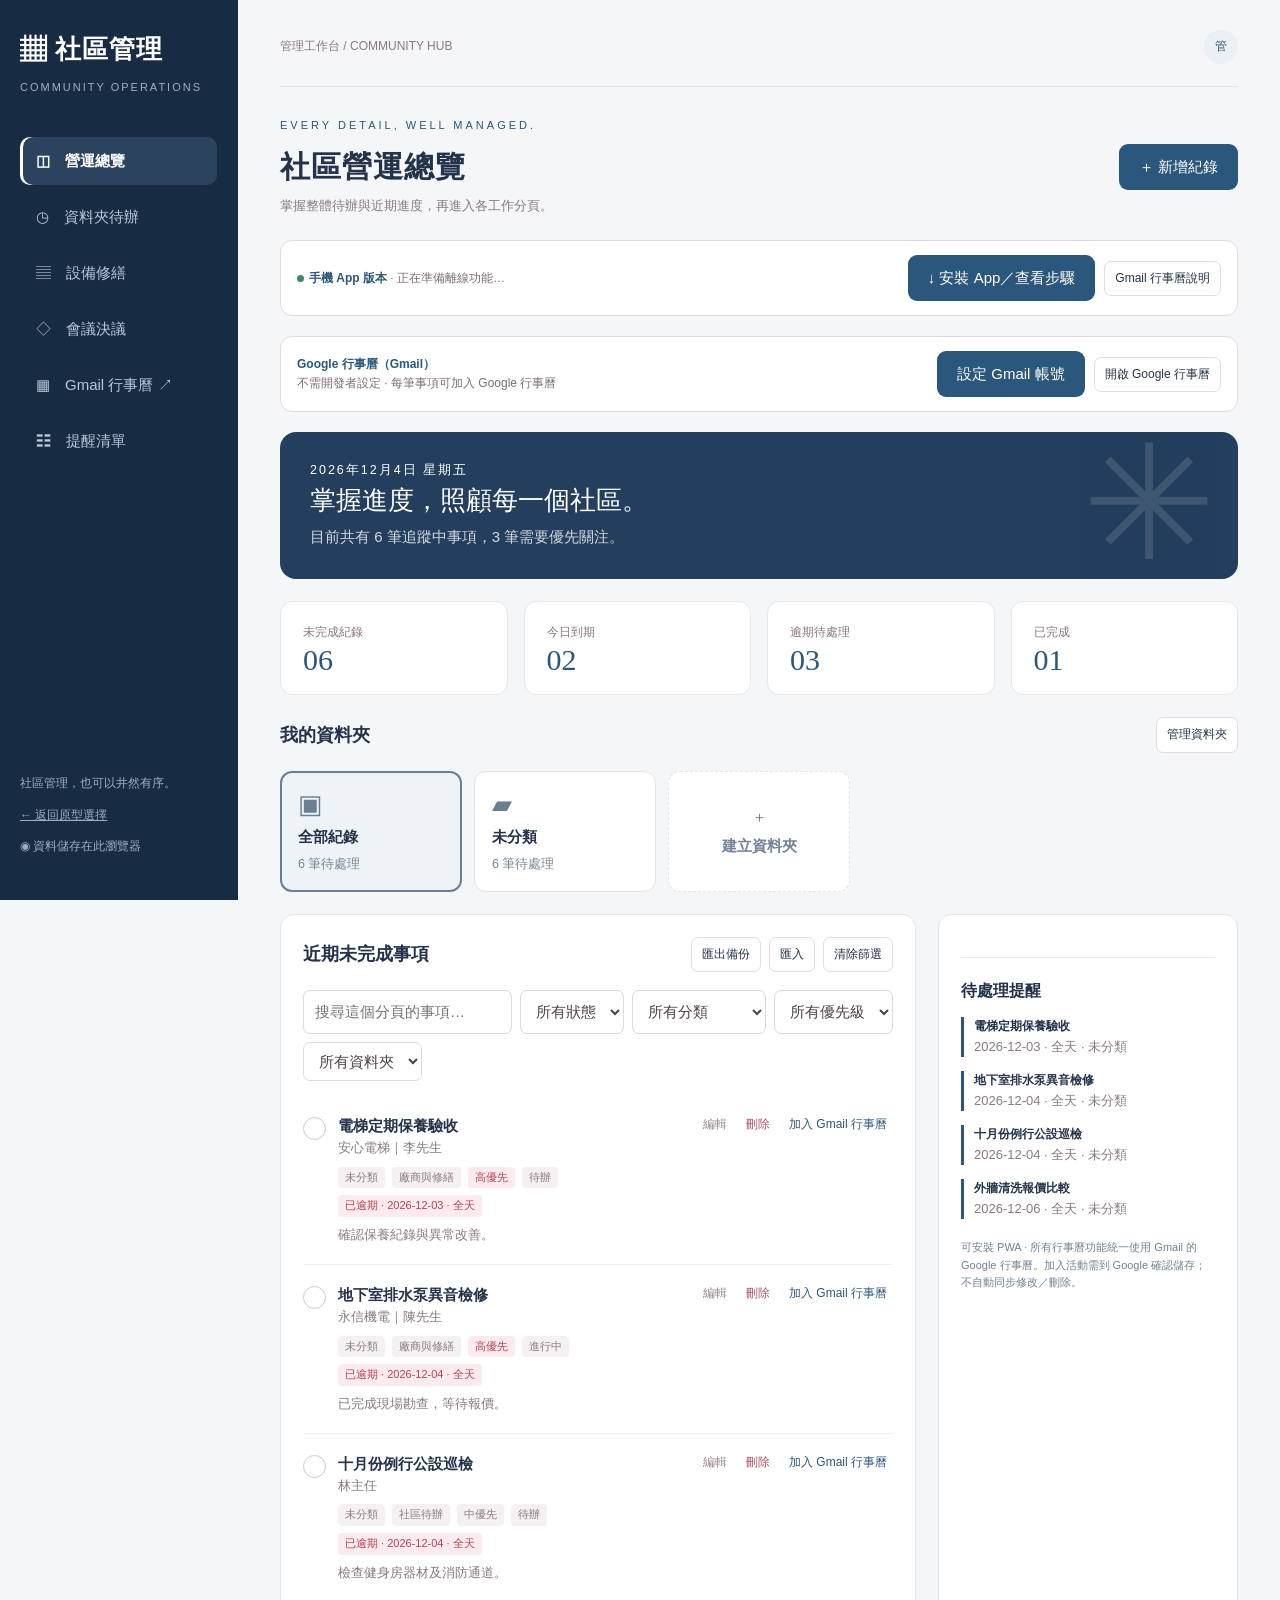
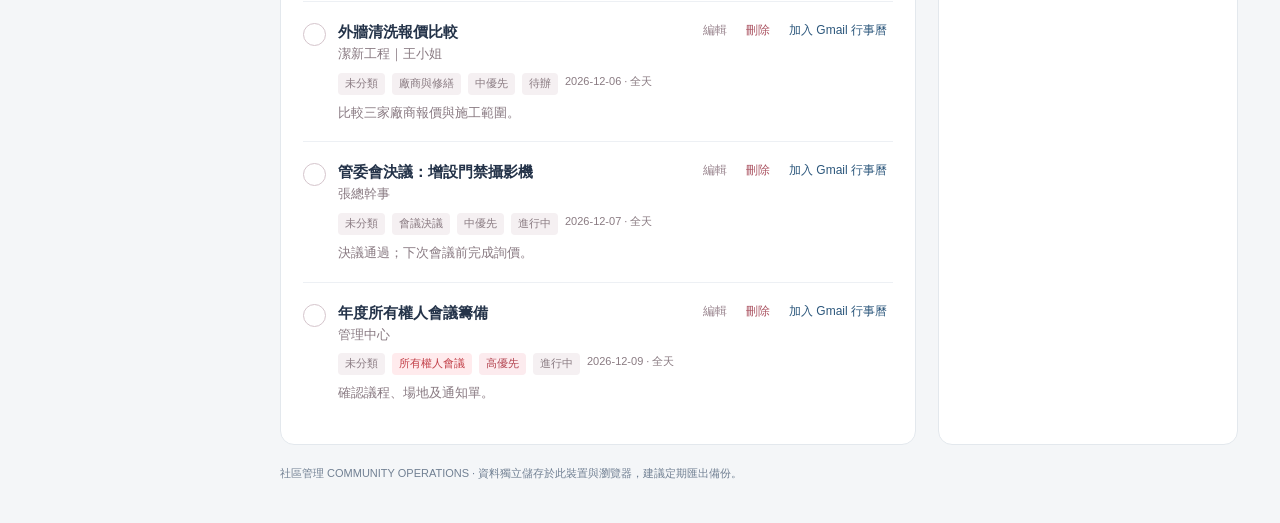
<file: c/index.html>
<!doctype html><html lang="zh-Hant"><head><meta charset="UTF-8"><meta name="viewport" content="width=device-width,initial-scale=1"><meta name="theme-color" content="#243f5d"><title>社區管理｜資料夾工作台</title><link rel="stylesheet" href="style.css"><script src="model.js" defer></script><script src="holidays.js" defer></script><script src="app.js" defer></script><link rel="manifest" href="manifest.webmanifest"><link rel="apple-touch-icon" href="icon-192.png"><meta name="apple-mobile-web-app-capable" content="yes"><script src="folders.js" defer></script><script src="views.js" defer></script><script src="mobile.js" defer></script><script src="gmail.js" defer></script><script src="calendar-gmail.js" defer></script></head><body data-app="c"></body></html>
</file>
<file: b/style.css>
*{box-sizing:border-box}body{margin:0;background:#f8f5f3;color:#30262b;font:15px/1.6 'Segoe UI','Microsoft JhengHei',sans-serif}button,input,select,textarea{font:inherit}button,a,input,select,textarea{outline-offset:4px}button{cursor:pointer}button,a{touch-action:manipulation}button{border:0;background:none;color:inherit}a{color:inherit}aside{position:fixed;inset:0 auto 0 0;width:238px;background:#fffdfb;border-right:1px solid #eadfe2;padding:32px 20px;display:flex;flex-direction:column;gap:12px}.logo{font:600 26px Georgia,serif;letter-spacing:1px;color:var(--accent)}.brand-note{font-size:11px;letter-spacing:2px;color:#9c7f88;margin-bottom:28px}nav{display:grid;gap:8px}nav button{text-align:left;padding:12px 16px;border-radius:10px;color:#807079}nav button.active{background:var(--soft);color:var(--accent);font-weight:700}.side-bottom{margin-top:auto;font-size:12px;color:#8d7e85}.side-bottom a{display:block;margin-top:12px}main{margin-left:238px;padding:30px 42px;max-width:1600px}.topbar{display:flex;justify-content:space-between;align-items:center;color:#8b7880;font-size:12px;border-bottom:1px solid #e8dfe1;padding-bottom:22px}.avatar{width:34px;height:34px;display:grid;place-items:center;border-radius:50%;background:var(--soft);color:var(--accent)}header{display:flex;justify-content:space-between;align-items:center;margin:30px 0 24px;gap:18px}h1{font-size:30px;letter-spacing:1px;margin:0 0 5px}h2{font-size:18px;margin:0}h3{margin:0;font-size:16px}.muted{color:#897a82;font-size:13px}.eyebrow{font-size:11px;color:var(--accent);letter-spacing:3px;margin-bottom:8px}.primary{background:var(--accent);color:white;padding:11px 20px;border-radius:9px;white-space:nowrap}.hero{background:var(--accent);color:#fff;border-radius:16px;padding:25px 30px;display:flex;justify-content:space-between;align-items:center;position:relative;overflow:hidden}.hero:after{content:'✳';font-size:160px;line-height:1;opacity:.12;position:absolute;right:22px;top:-8px}.hero h2{font:26px/1.5 Georgia,'Microsoft JhengHei',serif}.hero p{opacity:.8;margin:5px 0}.hero small{letter-spacing:2px}.stats{display:grid;grid-template-columns:repeat(4,1fr);gap:16px;margin:22px 0}.stat{background:white;border:1px solid #ede5e7;border-radius:12px;padding:17px 22px}.stat strong{display:block;font:30px Georgia,serif;color:var(--accent)}.stat span{font-size:12px;color:#877780}.layout{display:grid;grid-template-columns:minmax(0,1fr) 300px;gap:22px}.panel{background:white;border:1px solid #ece4e6;border-radius:14px;padding:22px}.panel-head{display:flex;justify-content:space-between;align-items:center;margin-bottom:18px;gap:10px}.toolbar{display:flex;flex-wrap:wrap;gap:8px;margin:15px 0}.toolbar input{flex:1;min-width:140px}input,select,textarea{border:1px solid #e2d7dc;background:#fff;border-radius:7px;padding:9px 11px;color:#4f3f48;min-width:0}select{max-width:100%}.task{display:flex;gap:12px;padding:18px 0;border-bottom:1px solid #f0e9eb;align-items:flex-start}.task:last-child{border-bottom:0}.check{border:1px solid #d5c5cc;border-radius:50%;width:23px;height:23px;flex-shrink:0;margin-top:3px;color:var(--accent)}.check.done{background:var(--accent);color:white;border-color:var(--accent)}.task-body{flex:1;min-width:0}.task-title{font-weight:600;text-align:left;padding:0;word-break:break-word}.completed .task-title{text-decoration:line-through;color:#9c9297}.meta{display:flex;gap:7px;flex-wrap:wrap;margin-top:8px;font-size:11px;color:#8a7b82}.tag{border-radius:4px;padding:2px 7px;background:#f5f0f2}.high,.overdue{color:#b34450;background:#fcebee}.owner{color:#c23f48;background:#ffebed}.actions{display:flex;gap:7px;font-size:12px;color:#9b8790}.delete{color:#ac5664}.calendar-head{display:flex;align-items:center;justify-content:space-between;margin:14px 0}.calendar{display:grid;grid-template-columns:repeat(7,minmax(0,1fr));gap:4px;text-align:center;font-size:12px}.calendar .weekday{color:#a6979f;padding:6px 0}.day{border-radius:7px;min-height:31px;padding:4px 0;position:relative}.day.today{background:var(--soft);color:var(--accent);font-weight:700}.day.selected{outline:2px solid var(--accent)}.day.has:after{content:'';display:block;width:4px;height:4px;background:var(--accent);border-radius:50%;margin:auto}.side-card{margin-top:20px;padding-top:20px;border-top:1px solid #eee5e8}.reminder{font-size:12px;margin-top:14px;border-left:3px solid var(--accent);padding-left:10px}.notice{font-size:11px;color:#97868e;margin-top:20px}.empty{text-align:center;color:#9e8a94;padding:50px 10px}.calendar.large .day{min-height:90px;text-align:left;padding:8px;border:1px solid #efe7e9}.calendar.large .day small{display:block;font-size:10px;white-space:nowrap;overflow:hidden;text-overflow:ellipsis;color:var(--accent)}dialog{border:0;border-radius:16px;padding:28px;width:min(540px,calc(100% - 24px));box-shadow:0 20px 100px #34202b33}dialog::backdrop{background:#30222b77}form{display:grid;gap:14px}label{display:grid;gap:5px;font-size:12px;color:#796671}.form-row{display:grid;grid-template-columns:1fr 1fr;gap:12px}textarea{resize:vertical;min-height:80px}.dialog-head{display:flex;align-items:center;justify-content:space-between;margin-bottom:18px}.form-actions{display:flex;justify-content:flex-end;gap:10px}.toast{position:fixed;bottom:24px;left:50%;transform:translateX(-50%);background:#362c32;color:white;border-radius:8px;padding:10px 20px;z-index:5}.progress{height:5px;background:var(--soft);border-radius:8px;margin-top:12px}.progress i{display:block;height:100%;background:var(--accent);border-radius:8px}.community-cards{display:grid;grid-template-columns:repeat(3,1fr);gap:12px;margin:20px 0}.community-card{padding:18px;border-radius:10px;border:1px solid currentColor;text-align:left}.community-card strong{display:block;font-size:19px}.community-card small{font-size:11px}.c-theme{background:#f4f6f8;color:#243349}.c-theme aside{background:#172b43;color:#e4edf6;border-color:#172b43}.c-theme .logo{color:#fff}.c-theme nav button{color:#b8c8da}.c-theme nav button.active{background:#2b435e;color:#fff}.c-theme .brand-note,.c-theme .side-bottom{color:#9eafc2}.c-theme .hero{background:#243f5d}.c-theme .panel,.c-theme .stat{border-color:#e3e8ed}.c-theme .topbar{border-color:#e0e5eb}.c-theme .task{border-color:#edf0f4}.c-theme .notice{color:#718093}.c-theme .primary{background:#2c577c}.view-tools{display:flex;gap:8px;flex-wrap:wrap}.subtle{border:1px solid #e3dce0;border-radius:7px;padding:7px 10px;font-size:12px;background:white}#storage-warning{color:#b43f50}.mobile-brand{display:none}@media(min-width:1500px){main{margin-left:260px}aside{width:260px}}@media(max-width:1100px){main{padding:24px;margin-left:200px}aside{width:200px;padding:26px 15px}.layout{grid-template-columns:minmax(0,1fr)}.right{display:grid;grid-template-columns:1fr 1fr;gap:18px}.right .side-card{margin:0;border:0;padding:0}.stats{gap:10px}.stat{padding:14px}}@media(max-width:700px){aside{position:static;width:auto;padding:18px 18px 10px;border-right:0}.brand-note,.side-bottom{display:none}.logo{font-size:23px}nav{display:flex;overflow:auto;gap:5px;margin-top:10px}nav button{white-space:nowrap;padding:8px 12px;font-size:12px}main{margin:0;padding:16px}.topbar{padding-bottom:14px}header{margin:22px 0;align-items:flex-start}h1{font-size:25px}.primary{padding:10px 14px;font-size:13px}.hero{padding:22px}.hero h2{font-size:21px}.hero small{display:none}.stats{grid-template-columns:repeat(2,1fr);gap:10px}.stat strong{font-size:25px}.panel{padding:16px}.right{display:block}.right .side-card{margin-top:20px}.actions{flex-direction:column}.community-cards{gap:7px}.community-card{padding:11px 8px}.community-card strong{font-size:15px}.calendar.large .day{min-height:65px;padding:4px}.calendar.large{gap:2px}.form-row{grid-template-columns:1fr}.toolbar select{flex:1}.panel-head{flex-wrap:wrap}.view-tools{gap:5px}}

.mobile-hub{display:flex;flex-wrap:wrap;align-items:center;gap:9px;margin:20px 0;padding:14px 16px;border:1px solid #e0d9de;border-radius:12px;background:#fff}.mobile-hub p{flex:1;min-width:160px;margin:0;font-size:12px;color:#7d6d77}.mobile-hub strong{color:var(--accent)}.install-help{max-width:550px}.install-help p{font-size:14px}.install-help ol{padding-left:22px}.install-help button{margin-top:10px}.cal-action{color:var(--accent);white-space:nowrap}.actions{flex-wrap:wrap}.connection-dot{display:inline-block;width:7px;height:7px;background:#428568;border-radius:50%;margin-right:5px}.offline .connection-dot{background:#b28235}@media(display-mode:standalone){body{padding-top:env(safe-area-inset-top);padding-bottom:env(safe-area-inset-bottom)}.mobile-brand{display:block}}@media(max-width:700px){.mobile-hub{padding:12px}.mobile-hub .primary{width:100%}.actions{font-size:11px;max-width:70px}}

.folder-section{margin:22px 0}.folder-grid{display:grid;grid-template-columns:repeat(auto-fill,minmax(150px,1fr));gap:12px}.folder-item{--folder-color:#6a7f94;border:1px solid #e0e5eb;border-radius:12px;text-align:left;padding:17px;background:white;min-width:0;overflow-wrap:anywhere;display:flex;flex-direction:column;gap:5px}.folder-item.active{border:2px solid var(--folder-color);background:#eef3f8;padding:16px}.folder-symbol{color:var(--folder-color);font-size:26px;line-height:1.2}.folder-item small{color:#788592}.folder-item.new-folder{border-style:dashed;color:#728297;justify-content:center;align-items:center}.folder-row{display:flex;align-items:center;gap:9px;padding:12px 0;border-top:1px solid #e8e1e5;flex-wrap:wrap}.folder-row strong{flex:1;min-width:70px;overflow-wrap:anywhere}.folder-row small{color:#8d7c86}.checkbox-label{display:flex;align-items:center;gap:8px;font-size:13px}.checkbox-label input{width:18px;height:18px}.calendar-options{display:flex;gap:14px;flex-wrap:wrap;margin:10px 0;font-size:12px}.calendar-options label{display:flex;align-items:center;gap:5px}.calendar-source{font-size:10px;color:#88919a;margin-top:12px}.weekend-text{color:#b35b68!important}.calendar .day.weekend{background:#f9f0f1;color:#aa5365}.calendar .day.holiday{background:#fbe7eb;color:#ae3b54}.calendar .day small.holiday-name{display:block;color:#af3e55;max-width:100%;overflow:hidden;text-overflow:ellipsis;white-space:nowrap;font-size:9px}.calendar:not(.large) .day:has(.holiday-name){min-height:44px}.calendar .day.today{box-shadow:inset 0 0 0 1px var(--accent)}.task .meta{max-width:100%}.meta span{overflow-wrap:anywhere}.calendar.large .day small{white-space:nowrap}input[type="time"]:disabled{background:#f1f1f1;color:#aaa}.google-sync-panel #sync-state{white-space:pre-line}@media(max-width:700px){.folder-grid{grid-template-columns:repeat(2,minmax(0,1fr));gap:9px}.folder-item{padding:13px}.folder-item.active{padding:12px}.form-row{grid-template-columns:minmax(0,1fr) minmax(0,1fr)}.calendar.large .day{min-height:85px}.calendar.large .day small{font-size:8px}.calendar-options{gap:8px}input[type="date"],input[type="time"]{width:100%;padding:9px 5px}.folder-row button{padding:6px;font-size:11px}}

[hidden]{display:none!important}.single-view{grid-template-columns:minmax(0,1fr)}.section-summary{display:grid;grid-template-columns:repeat(3,minmax(0,1fr));gap:14px;margin:20px 0}.section-summary>div{border:1px solid #e0e5eb;background:white;border-radius:12px;padding:16px 22px}.section-summary small{display:block;color:#7f8a96}.section-summary strong{font-size:28px;color:var(--accent)}.record-context{display:flex;gap:12px;align-items:center;flex-wrap:wrap;border-radius:8px;padding:10px 13px;margin-top:16px;font-size:12px}.repair-context{background:#eef3f9;color:#35587d}.meeting-context{background:#f5f0f8;color:#745581}.record-context+article{padding:13px 0 20px}.reminder-group{margin:20px 0}.reminder-group h3{display:flex;justify-content:space-between;background:#f3f5f8;border-radius:8px;padding:12px 14px}.reminder-group h3 span{font-size:12px;color:#7d8793}.day-agenda{margin-top:24px}.day-agenda h3{margin-bottom:12px}.calendar-prompt{color:#8b7f89;padding:16px 0;font-size:13px}body[data-view]:not([data-view="overview"]) .mobile-hub{display:none}nav button.active{box-shadow:inset 3px 0 0 currentColor}body[data-view="calendar"] .calendar.large .day{min-height:110px}.actions{min-width:0}.actions button{max-width:100%}.cal-action{white-space:normal;overflow-wrap:anywhere}.google-sync-panel #sync-state{white-space:pre-line}@media(max-width:700px){.section-summary{gap:8px;margin:14px 0}.section-summary>div{padding:12px}.section-summary strong{font-size:23px}body[data-view="calendar"] .calendar.large .day{min-height:90px}.record-context{gap:6px}nav button.active{box-shadow:inset 0 -3px 0 currentColor}.actions{width:70px;flex-shrink:0}}

nav a.calendar-nav{text-decoration:none;padding:12px 16px;border-radius:10px;color:#807079;display:block}.c-theme nav a.calendar-nav{color:#b8c8da}nav a.calendar-nav:hover{background:var(--soft);color:var(--accent)}.gmail-calendar-gateway{text-align:center;padding:40px 20px;max-width:650px;margin:auto}.gmail-calendar-gateway p{color:#7e8290;font-size:14px;line-height:1.8}.gmail-calendar-gateway a{display:inline-block;text-decoration:none;margin:18px 0}.gmail-calendar-symbol{font-size:50px;color:var(--accent)}.right{display:block}@media(max-width:700px){nav a.calendar-nav{white-space:nowrap;font-size:12px;padding:8px 12px}}
</file>
<file: c/style.css>
*{box-sizing:border-box}body{margin:0;background:#f8f5f3;color:#30262b;font:15px/1.6 'Segoe UI','Microsoft JhengHei',sans-serif}button,input,select,textarea{font:inherit}button,a,input,select,textarea{outline-offset:4px}button{cursor:pointer}button,a{touch-action:manipulation}button{border:0;background:none;color:inherit}a{color:inherit}aside{position:fixed;inset:0 auto 0 0;width:238px;background:#fffdfb;border-right:1px solid #eadfe2;padding:32px 20px;display:flex;flex-direction:column;gap:12px}.logo{font:600 26px Georgia,serif;letter-spacing:1px;color:var(--accent)}.brand-note{font-size:11px;letter-spacing:2px;color:#9c7f88;margin-bottom:28px}nav{display:grid;gap:8px}nav button{text-align:left;padding:12px 16px;border-radius:10px;color:#807079}nav button.active{background:var(--soft);color:var(--accent);font-weight:700}.side-bottom{margin-top:auto;font-size:12px;color:#8d7e85}.side-bottom a{display:block;margin-top:12px}main{margin-left:238px;padding:30px 42px;max-width:1600px}.topbar{display:flex;justify-content:space-between;align-items:center;color:#8b7880;font-size:12px;border-bottom:1px solid #e8dfe1;padding-bottom:22px}.avatar{width:34px;height:34px;display:grid;place-items:center;border-radius:50%;background:var(--soft);color:var(--accent)}header{display:flex;justify-content:space-between;align-items:center;margin:30px 0 24px;gap:18px}h1{font-size:30px;letter-spacing:1px;margin:0 0 5px}h2{font-size:18px;margin:0}h3{margin:0;font-size:16px}.muted{color:#897a82;font-size:13px}.eyebrow{font-size:11px;color:var(--accent);letter-spacing:3px;margin-bottom:8px}.primary{background:var(--accent);color:white;padding:11px 20px;border-radius:9px;white-space:nowrap}.hero{background:var(--accent);color:#fff;border-radius:16px;padding:25px 30px;display:flex;justify-content:space-between;align-items:center;position:relative;overflow:hidden}.hero:after{content:'✳';font-size:160px;line-height:1;opacity:.12;position:absolute;right:22px;top:-8px}.hero h2{font:26px/1.5 Georgia,'Microsoft JhengHei',serif}.hero p{opacity:.8;margin:5px 0}.hero small{letter-spacing:2px}.stats{display:grid;grid-template-columns:repeat(4,1fr);gap:16px;margin:22px 0}.stat{background:white;border:1px solid #ede5e7;border-radius:12px;padding:17px 22px}.stat strong{display:block;font:30px Georgia,serif;color:var(--accent)}.stat span{font-size:12px;color:#877780}.layout{display:grid;grid-template-columns:minmax(0,1fr) 300px;gap:22px}.panel{background:white;border:1px solid #ece4e6;border-radius:14px;padding:22px}.panel-head{display:flex;justify-content:space-between;align-items:center;margin-bottom:18px;gap:10px}.toolbar{display:flex;flex-wrap:wrap;gap:8px;margin:15px 0}.toolbar input{flex:1;min-width:140px}input,select,textarea{border:1px solid #e2d7dc;background:#fff;border-radius:7px;padding:9px 11px;color:#4f3f48;min-width:0}select{max-width:100%}.task{display:flex;gap:12px;padding:18px 0;border-bottom:1px solid #f0e9eb;align-items:flex-start}.task:last-child{border-bottom:0}.check{border:1px solid #d5c5cc;border-radius:50%;width:23px;height:23px;flex-shrink:0;margin-top:3px;color:var(--accent)}.check.done{background:var(--accent);color:white;border-color:var(--accent)}.task-body{flex:1;min-width:0}.task-title{font-weight:600;text-align:left;padding:0;word-break:break-word}.completed .task-title{text-decoration:line-through;color:#9c9297}.meta{display:flex;gap:7px;flex-wrap:wrap;margin-top:8px;font-size:11px;color:#8a7b82}.tag{border-radius:4px;padding:2px 7px;background:#f5f0f2}.high,.overdue{color:#b34450;background:#fcebee}.owner{color:#c23f48;background:#ffebed}.actions{display:flex;gap:7px;font-size:12px;color:#9b8790}.delete{color:#ac5664}.calendar-head{display:flex;align-items:center;justify-content:space-between;margin:14px 0}.calendar{display:grid;grid-template-columns:repeat(7,minmax(0,1fr));gap:4px;text-align:center;font-size:12px}.calendar .weekday{color:#a6979f;padding:6px 0}.day{border-radius:7px;min-height:31px;padding:4px 0;position:relative}.day.today{background:var(--soft);color:var(--accent);font-weight:700}.day.selected{outline:2px solid var(--accent)}.day.has:after{content:'';display:block;width:4px;height:4px;background:var(--accent);border-radius:50%;margin:auto}.side-card{margin-top:20px;padding-top:20px;border-top:1px solid #eee5e8}.reminder{font-size:12px;margin-top:14px;border-left:3px solid var(--accent);padding-left:10px}.notice{font-size:11px;color:#97868e;margin-top:20px}.empty{text-align:center;color:#9e8a94;padding:50px 10px}.calendar.large .day{min-height:90px;text-align:left;padding:8px;border:1px solid #efe7e9}.calendar.large .day small{display:block;font-size:10px;white-space:nowrap;overflow:hidden;text-overflow:ellipsis;color:var(--accent)}dialog{border:0;border-radius:16px;padding:28px;width:min(540px,calc(100% - 24px));box-shadow:0 20px 100px #34202b33}dialog::backdrop{background:#30222b77}form{display:grid;gap:14px}label{display:grid;gap:5px;font-size:12px;color:#796671}.form-row{display:grid;grid-template-columns:1fr 1fr;gap:12px}textarea{resize:vertical;min-height:80px}.dialog-head{display:flex;align-items:center;justify-content:space-between;margin-bottom:18px}.form-actions{display:flex;justify-content:flex-end;gap:10px}.toast{position:fixed;bottom:24px;left:50%;transform:translateX(-50%);background:#362c32;color:white;border-radius:8px;padding:10px 20px;z-index:5}.progress{height:5px;background:var(--soft);border-radius:8px;margin-top:12px}.progress i{display:block;height:100%;background:var(--accent);border-radius:8px}.community-cards{display:grid;grid-template-columns:repeat(3,1fr);gap:12px;margin:20px 0}.community-card{padding:18px;border-radius:10px;border:1px solid currentColor;text-align:left}.community-card strong{display:block;font-size:19px}.community-card small{font-size:11px}.c-theme{background:#f4f6f8;color:#243349}.c-theme aside{background:#172b43;color:#e4edf6;border-color:#172b43}.c-theme .logo{color:#fff}.c-theme nav button{color:#b8c8da}.c-theme nav button.active{background:#2b435e;color:#fff}.c-theme .brand-note,.c-theme .side-bottom{color:#9eafc2}.c-theme .hero{background:#243f5d}.c-theme .panel,.c-theme .stat{border-color:#e3e8ed}.c-theme .topbar{border-color:#e0e5eb}.c-theme .task{border-color:#edf0f4}.c-theme .notice{color:#718093}.c-theme .primary{background:#2c577c}.view-tools{display:flex;gap:8px;flex-wrap:wrap}.subtle{border:1px solid #e3dce0;border-radius:7px;padding:7px 10px;font-size:12px;background:white}#storage-warning{color:#b43f50}.mobile-brand{display:none}@media(min-width:1500px){main{margin-left:260px}aside{width:260px}}@media(max-width:1100px){main{padding:24px;margin-left:200px}aside{width:200px;padding:26px 15px}.layout{grid-template-columns:minmax(0,1fr)}.right{display:grid;grid-template-columns:1fr 1fr;gap:18px}.right .side-card{margin:0;border:0;padding:0}.stats{gap:10px}.stat{padding:14px}}@media(max-width:700px){aside{position:static;width:auto;padding:18px 18px 10px;border-right:0}.brand-note,.side-bottom{display:none}.logo{font-size:23px}nav{display:flex;overflow:auto;gap:5px;margin-top:10px}nav button{white-space:nowrap;padding:8px 12px;font-size:12px}main{margin:0;padding:16px}.topbar{padding-bottom:14px}header{margin:22px 0;align-items:flex-start}h1{font-size:25px}.primary{padding:10px 14px;font-size:13px}.hero{padding:22px}.hero h2{font-size:21px}.hero small{display:none}.stats{grid-template-columns:repeat(2,1fr);gap:10px}.stat strong{font-size:25px}.panel{padding:16px}.right{display:block}.right .side-card{margin-top:20px}.actions{flex-direction:column}.community-cards{gap:7px}.community-card{padding:11px 8px}.community-card strong{font-size:15px}.calendar.large .day{min-height:65px;padding:4px}.calendar.large{gap:2px}.form-row{grid-template-columns:1fr}.toolbar select{flex:1}.panel-head{flex-wrap:wrap}.view-tools{gap:5px}}

.mobile-hub{display:flex;flex-wrap:wrap;align-items:center;gap:9px;margin:20px 0;padding:14px 16px;border:1px solid #e0d9de;border-radius:12px;background:#fff}.mobile-hub p{flex:1;min-width:160px;margin:0;font-size:12px;color:#7d6d77}.mobile-hub strong{color:var(--accent)}.install-help{max-width:550px}.install-help p{font-size:14px}.install-help ol{padding-left:22px}.install-help button{margin-top:10px}.cal-action{color:var(--accent);white-space:nowrap}.actions{flex-wrap:wrap}.connection-dot{display:inline-block;width:7px;height:7px;background:#428568;border-radius:50%;margin-right:5px}.offline .connection-dot{background:#b28235}@media(display-mode:standalone){body{padding-top:env(safe-area-inset-top);padding-bottom:env(safe-area-inset-bottom)}.mobile-brand{display:block}}@media(max-width:700px){.mobile-hub{padding:12px}.mobile-hub .primary{width:100%}.actions{font-size:11px;max-width:70px}}

.folder-section{margin:22px 0}.folder-grid{display:grid;grid-template-columns:repeat(auto-fill,minmax(150px,1fr));gap:12px}.folder-item{--folder-color:#6a7f94;border:1px solid #e0e5eb;border-radius:12px;text-align:left;padding:17px;background:white;min-width:0;overflow-wrap:anywhere;display:flex;flex-direction:column;gap:5px}.folder-item.active{border:2px solid var(--folder-color);background:#eef3f8;padding:16px}.folder-symbol{color:var(--folder-color);font-size:26px;line-height:1.2}.folder-item small{color:#788592}.folder-item.new-folder{border-style:dashed;color:#728297;justify-content:center;align-items:center}.folder-row{display:flex;align-items:center;gap:9px;padding:12px 0;border-top:1px solid #e8e1e5;flex-wrap:wrap}.folder-row strong{flex:1;min-width:70px;overflow-wrap:anywhere}.folder-row small{color:#8d7c86}.checkbox-label{display:flex;align-items:center;gap:8px;font-size:13px}.checkbox-label input{width:18px;height:18px}.calendar-options{display:flex;gap:14px;flex-wrap:wrap;margin:10px 0;font-size:12px}.calendar-options label{display:flex;align-items:center;gap:5px}.calendar-source{font-size:10px;color:#88919a;margin-top:12px}.weekend-text{color:#b35b68!important}.calendar .day.weekend{background:#f9f0f1;color:#aa5365}.calendar .day.holiday{background:#fbe7eb;color:#ae3b54}.calendar .day small.holiday-name{display:block;color:#af3e55;max-width:100%;overflow:hidden;text-overflow:ellipsis;white-space:nowrap;font-size:9px}.calendar:not(.large) .day:has(.holiday-name){min-height:44px}.calendar .day.today{box-shadow:inset 0 0 0 1px var(--accent)}.task .meta{max-width:100%}.meta span{overflow-wrap:anywhere}.calendar.large .day small{white-space:nowrap}input[type="time"]:disabled{background:#f1f1f1;color:#aaa}.google-sync-panel #sync-state{white-space:pre-line}@media(max-width:700px){.folder-grid{grid-template-columns:repeat(2,minmax(0,1fr));gap:9px}.folder-item{padding:13px}.folder-item.active{padding:12px}.form-row{grid-template-columns:minmax(0,1fr) minmax(0,1fr)}.calendar.large .day{min-height:85px}.calendar.large .day small{font-size:8px}.calendar-options{gap:8px}input[type="date"],input[type="time"]{width:100%;padding:9px 5px}.folder-row button{padding:6px;font-size:11px}}

[hidden]{display:none!important}.single-view{grid-template-columns:minmax(0,1fr)}.section-summary{display:grid;grid-template-columns:repeat(3,minmax(0,1fr));gap:14px;margin:20px 0}.section-summary>div{border:1px solid #e0e5eb;background:white;border-radius:12px;padding:16px 22px}.section-summary small{display:block;color:#7f8a96}.section-summary strong{font-size:28px;color:var(--accent)}.record-context{display:flex;gap:12px;align-items:center;flex-wrap:wrap;border-radius:8px;padding:10px 13px;margin-top:16px;font-size:12px}.repair-context{background:#eef3f9;color:#35587d}.meeting-context{background:#f5f0f8;color:#745581}.record-context+article{padding:13px 0 20px}.reminder-group{margin:20px 0}.reminder-group h3{display:flex;justify-content:space-between;background:#f3f5f8;border-radius:8px;padding:12px 14px}.reminder-group h3 span{font-size:12px;color:#7d8793}.day-agenda{margin-top:24px}.day-agenda h3{margin-bottom:12px}.calendar-prompt{color:#8b7f89;padding:16px 0;font-size:13px}body[data-view]:not([data-view="overview"]) .mobile-hub{display:none}nav button.active{box-shadow:inset 3px 0 0 currentColor}body[data-view="calendar"] .calendar.large .day{min-height:110px}.actions{min-width:0}.actions button{max-width:100%}.cal-action{white-space:normal;overflow-wrap:anywhere}.google-sync-panel #sync-state{white-space:pre-line}@media(max-width:700px){.section-summary{gap:8px;margin:14px 0}.section-summary>div{padding:12px}.section-summary strong{font-size:23px}body[data-view="calendar"] .calendar.large .day{min-height:90px}.record-context{gap:6px}nav button.active{box-shadow:inset 0 -3px 0 currentColor}.actions{width:70px;flex-shrink:0}}

nav a.calendar-nav{text-decoration:none;padding:12px 16px;border-radius:10px;color:#807079;display:block}.c-theme nav a.calendar-nav{color:#b8c8da}nav a.calendar-nav:hover{background:var(--soft);color:var(--accent)}.gmail-calendar-gateway{text-align:center;padding:40px 20px;max-width:650px;margin:auto}.gmail-calendar-gateway p{color:#7e8290;font-size:14px;line-height:1.8}.gmail-calendar-gateway a{display:inline-block;text-decoration:none;margin:18px 0}.gmail-calendar-symbol{font-size:50px;color:var(--accent)}.right{display:block}@media(max-width:700px){nav a.calendar-nav{white-space:nowrap;font-size:12px;padding:8px 12px}}
</file>
